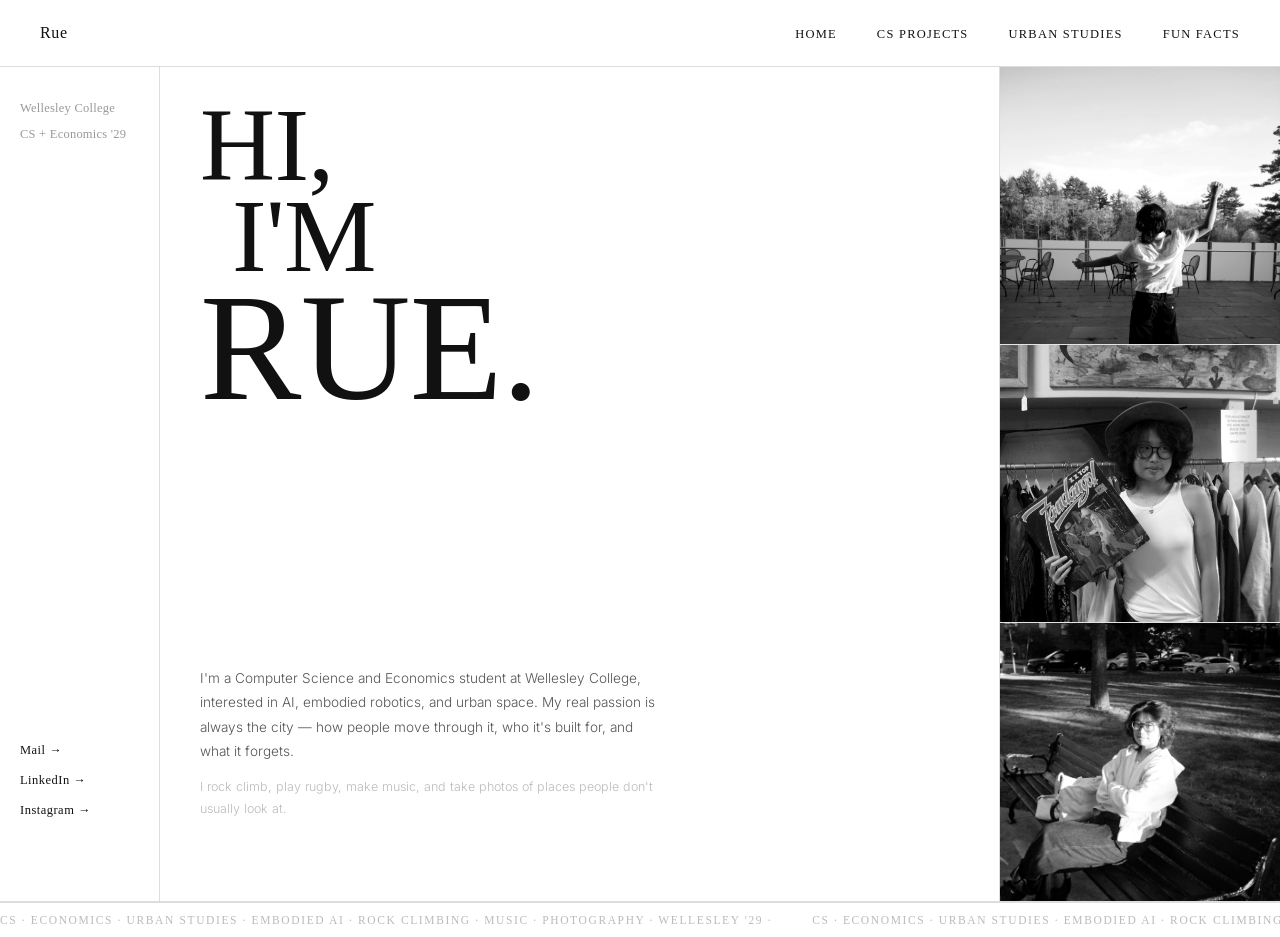
<file: index.html>
<!DOCTYPE html>
<html lang="en">
<head>
  <meta charset="UTF-8" />
  <meta name="viewport" content="width=device-width, initial-scale=1.0" />
  <title>Rue</title>
  <link rel="stylesheet" href="style.css" />
</head>
<body>

  <nav>
    <span class="nav-name">Rue</span>
    <ul>
      <li><a href="index.html">Home</a></li>
      <li><a href="cs-projects.html">CS Projects</a></li>
      <li><a href="urban-studies.html">Urban Studies</a></li>
      <li><a href="fun-facts.html">Fun Facts</a></li>
    </ul>
  </nav>

  <section class="hero-new">

    <!-- 左列：只放meta + 社交 -->
    <div class="hero-left">
      <div class="hero-meta">
        <span>Wellesley College</span>
        <span>CS + Economics '29</span>
      </div>
      <div class="hero-social">
        <a href="mailto:you@wellesley.edu">Mail →</a>
        <a href="https://linkedin.com/in/yourprofile" target="_blank">LinkedIn →</a>
        <a href="https://instagram.com/yourhandle" target="_blank">Instagram →</a>
      </div>
    </div>

    <!-- 중앙：大标题 + 简介 -->
    <div class="hero-center">
      <h1 class="big-name">
        <span class="line-hi">HI,</span>
        <span class="line-im">I'M</span>
        <span class="line-rue">RUE.</span>
      </h1>
      <div class="hero-bio">
        <p>
          I'm a Computer Science and Economics student at Wellesley College,
          interested in AI, embodied robotics, and urban space. My real passion
          is always the city — how people move through it, who it's built for,
          and what it forgets.
        </p>
        <p class="bio-sub">
          I rock climb, play rugby, make music, and take photos of
          places people don't usually look at.
        </p>
      </div>
    </div>

    <!-- 右列：两张照片叠放 -->
    <div class="hero-right">
      <img src="assets/outdoor.JPG" alt="Rue outdoor" class="hero-img top-img" />
      <img src="assets/profile.JPG" alt="Rue" class="hero-img bottom-img" />
       <img src="assets/bench.JPG" alt="Rue on bench" class="hero-img" />
    </div>

  </section>

  <div class="ticker-wrap">
    <div class="ticker">
      <span>CS · ECONOMICS · URBAN STUDIES · EMBODIED AI · ROCK CLIMBING · MUSIC · PHOTOGRAPHY · WELLESLEY '29 · </span>
      <span>CS · ECONOMICS · URBAN STUDIES · EMBODIED AI · ROCK CLIMBING · MUSIC · PHOTOGRAPHY · WELLESLEY '29 · </span>
    </div>
  </div>

</body>
</html>
</file>
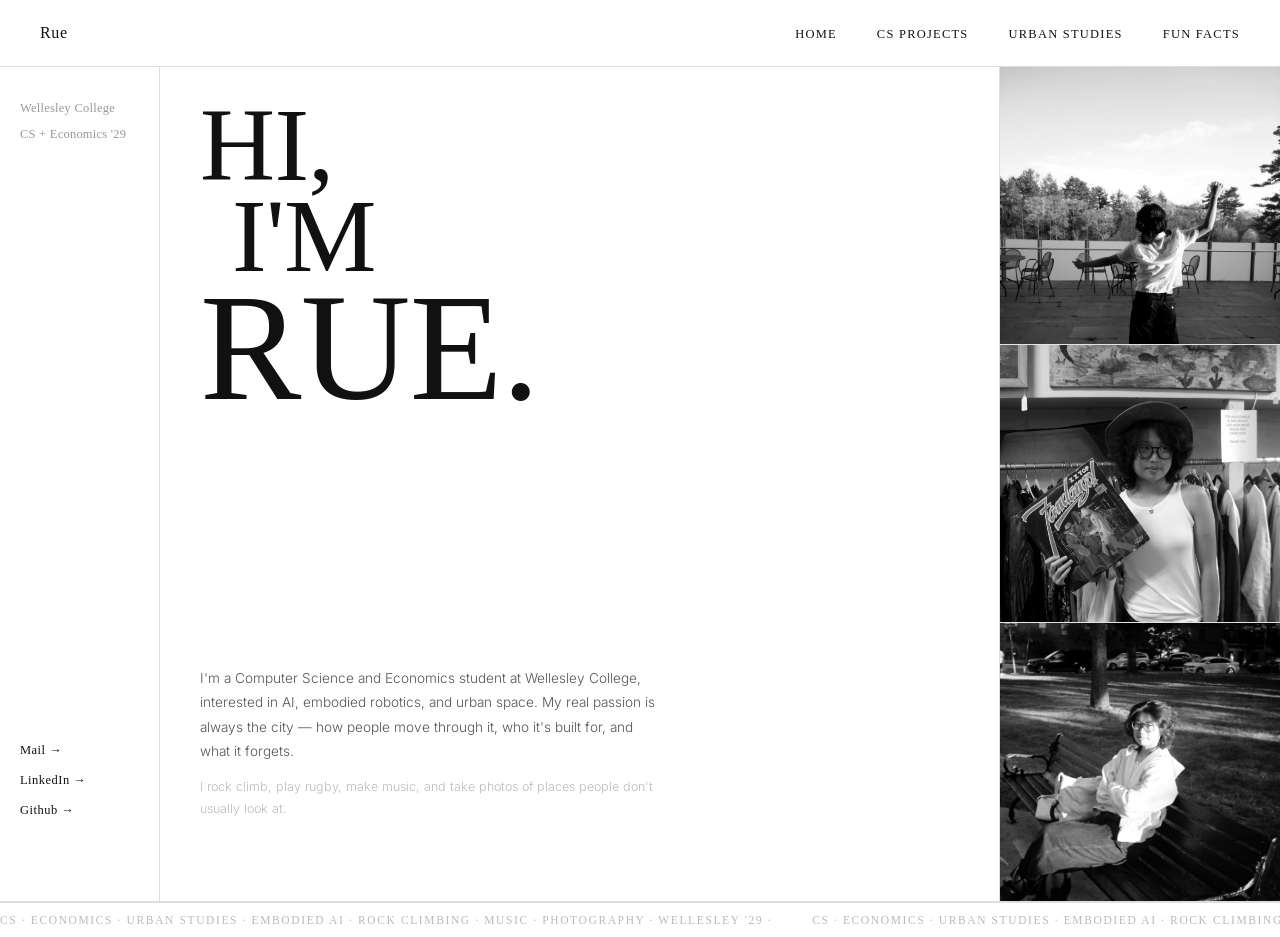
<file: website/index.html>
<!DOCTYPE html>
<html lang="en">
<head>
  <meta charset="UTF-8" />
  <meta name="viewport" content="width=device-width, initial-scale=1.0" />
  <title>Rue</title>
  <link rel="stylesheet" href="style.css" />
</head>
<body>

  <nav>
    <span class="nav-name">Rue</span>
    <ul>
      <li><a href="index.html">Home</a></li>
      <li><a href="cs-projects.html">CS Projects</a></li>
      <li><a href="urban-studies.html">Urban Studies</a></li>
      <li><a href="fun-facts.html">Fun Facts</a></li>
    </ul>
  </nav>

  <section class="hero-new">

    <!-- 左列：只放meta + 社交 -->
    <div class="hero-left">
      <div class="hero-meta">
        <span>Wellesley College</span>
        <span>CS + Economics '29</span>
      </div>
      <div class="hero-social">
        <a href="mailto:wh105@wellesley.edu">Mail →</a>
        <a href="https://www.linkedin.com/in/wanruhuang1" target="_blank">LinkedIn →</a>
        <a href="https://github.com/wanrue1222" target="_blank">Github →</a>
      </div>
    </div>

    <!-- 중앙：大标题 + 简介 -->
    <div class="hero-center">
      <h1 class="big-name">
        <span class="line-hi">HI,</span>
        <span class="line-im">I'M</span>
        <span class="line-rue">RUE.</span>
      </h1>
      <div class="hero-bio">
        <p>
          I'm a Computer Science and Economics student at Wellesley College,
          interested in AI, embodied robotics, and urban space. My real passion
          is always the city — how people move through it, who it's built for,
          and what it forgets.
        </p>
        <p class="bio-sub">
          I rock climb, play rugby, make music, and take photos of
          places people don't usually look at.
        </p>
      </div>
    </div>

    <!-- 右列：两张照片叠放 -->
    <div class="hero-right">
      <img src="assets/outdoor.JPG" alt="Rue outdoor" class="hero-img top-img" />
      <img src="assets/profile.JPG" alt="Rue" class="hero-img bottom-img" />
       <img src="assets/bench.JPG" alt="Rue on bench" class="hero-img" />
    </div>

  </section>

  <div class="ticker-wrap">
    <div class="ticker">
      <span>CS · ECONOMICS · URBAN STUDIES · EMBODIED AI · ROCK CLIMBING · MUSIC · PHOTOGRAPHY · WELLESLEY '29 · </span>
      <span>CS · ECONOMICS · URBAN STUDIES · EMBODIED AI · ROCK CLIMBING · MUSIC · PHOTOGRAPHY · WELLESLEY '29 · </span>
    </div>
  </div>

</body>
</html>
</file>
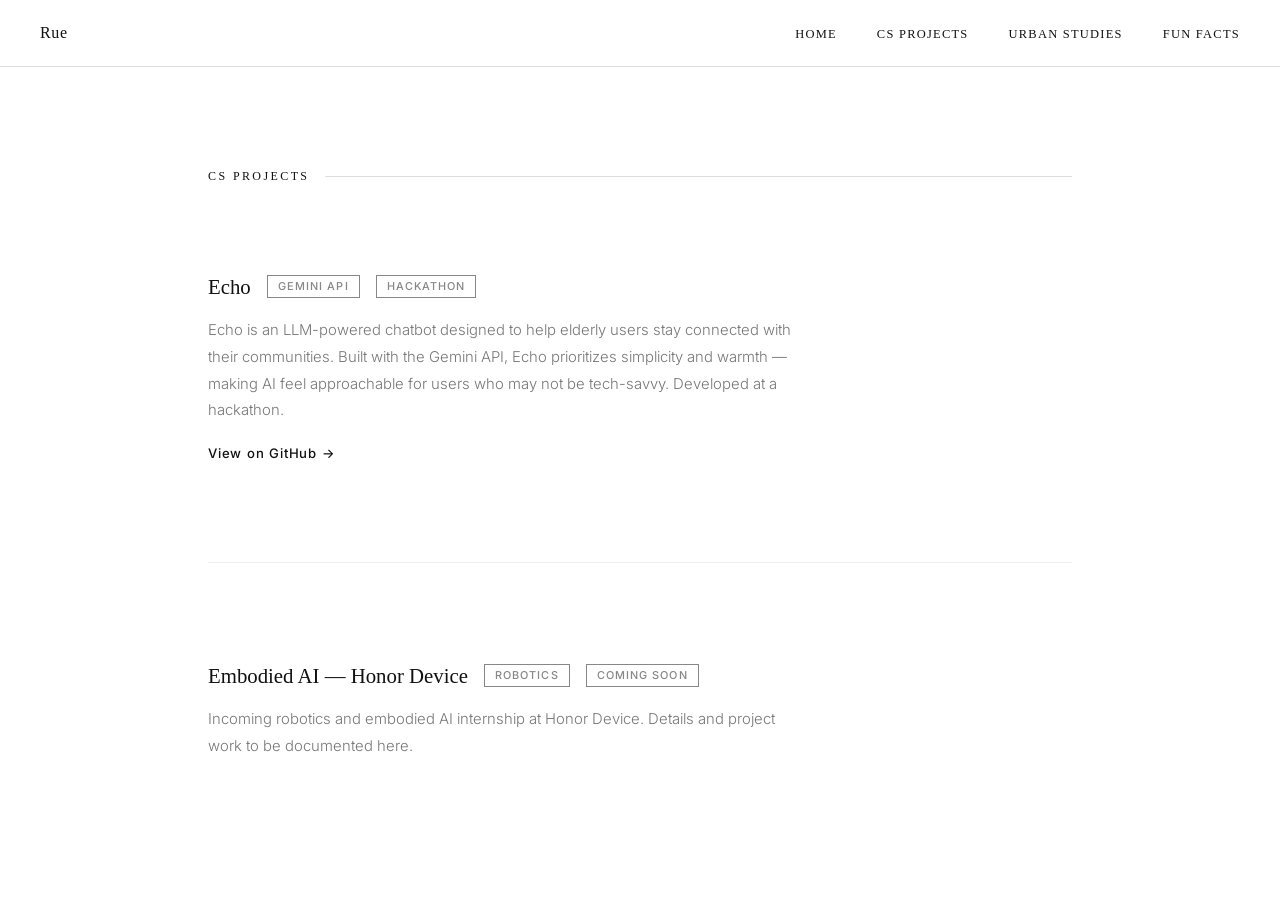
<file: cs-projects.html>
<!DOCTYPE html>
<html lang="en">
<head>
  <meta charset="UTF-8" />
  <meta name="viewport" content="width=device-width, initial-scale=1.0" />
  <title>CS Projects — Rue</title>
  <link rel="stylesheet" href="style.css" />
</head>
<body>

  <nav>
    <span class="nav-name">Rue</span>
    <ul>
      <li><a href="index.html">Home</a></li>
      <li><a href="cs-projects.html">CS Projects</a></li>
      <li><a href="urban-studies.html">Urban Studies</a></li>
      <li><a href="fun-facts.html">Fun Facts</a></li>
    </ul>
  </nav>

  <div class="page-wrapper">
    <h2 class="section-title">CS Projects</h2>

    <div class="project-card">
      <div class="project-header">
        <h3>Echo</h3>
        <span class="project-tag">Gemini API</span>
        <span class="project-tag">Hackathon</span>
      </div>
      <p class="project-desc">
        Echo is an LLM-powered chatbot designed to help elderly users
        stay connected with their communities. Built with the Gemini API,
        Echo prioritizes simplicity and warmth — making AI feel approachable
        for users who may not be tech-savvy. Developed at a hackathon.
      </p>
      <a href="https://github.com/wanrue1222/Echo" class="project-link" target="_blank">View on GitHub →</a>
    </div>

    <hr class="divider" />

    <div class="project-card">
      <div class="project-header">
        <h3>Embodied AI — Honor Device</h3>
        <span class="project-tag">Robotics</span>
        <span class="project-tag">Coming Soon</span>
      </div>
      <p class="project-desc">
        Incoming robotics and embodied AI internship at Honor Device.
        Details and project work to be documented here.
      </p>
    </div>

  </div>

</body>
</html>
</file>
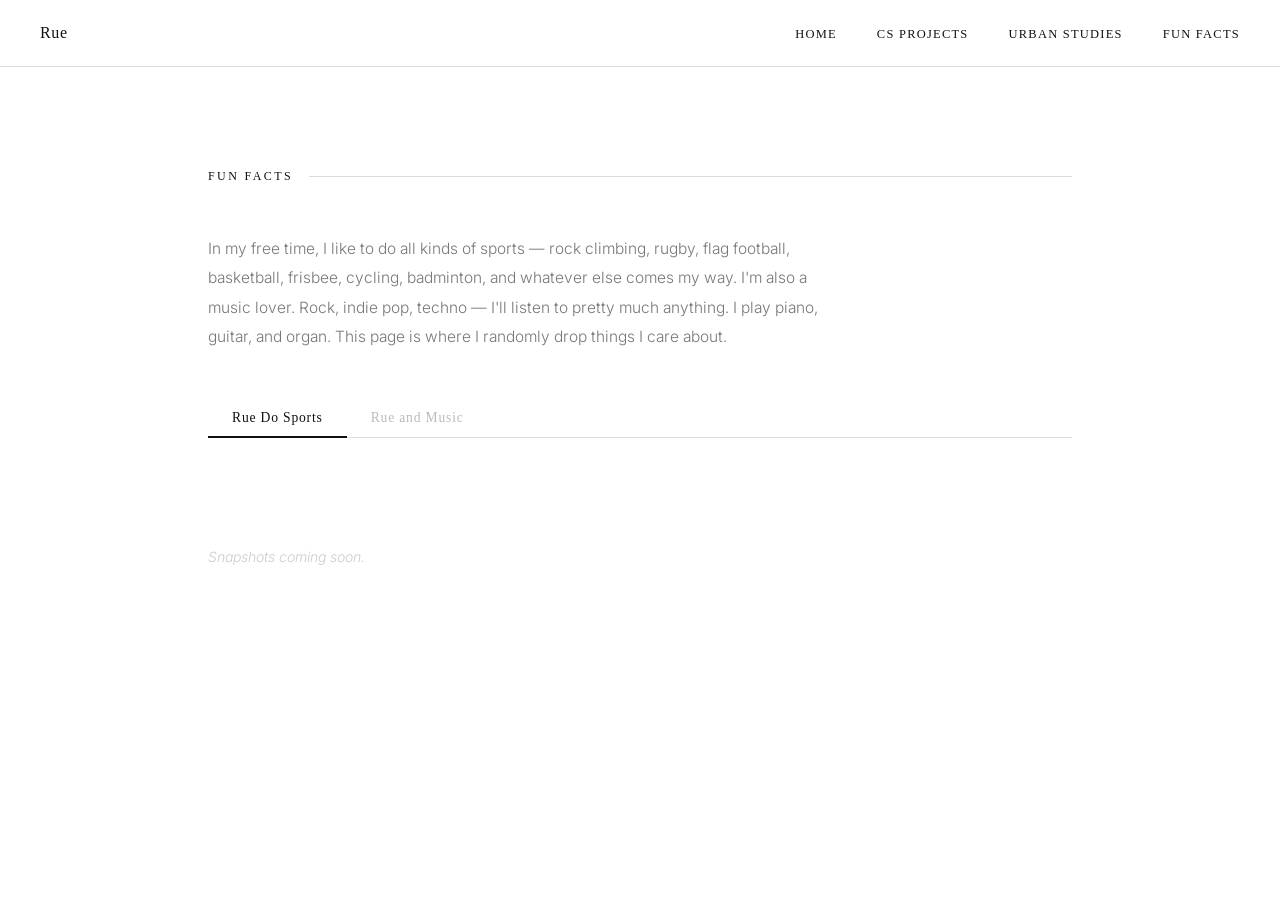
<file: fun-facts.html>
<!DOCTYPE html>
<html lang="en">
<head>
  <meta charset="UTF-8" />
  <meta name="viewport" content="width=device-width, initial-scale=1.0" />
  <title>Fun Facts — Rue</title>
  <link rel="stylesheet" href="style.css" />
</head>
<body>

  <nav>
    <span class="nav-name">Rue</span>
    <ul>
      <li><a href="index.html">Home</a></li>
      <li><a href="cs-projects.html">CS Projects</a></li>
      <li><a href="urban-studies.html">Urban Studies</a></li>
      <li><a href="fun-facts.html">Fun Facts</a></li>
    </ul>
  </nav>

  <div class="page-wrapper">
    <h2 class="section-title">Fun Facts</h2>

    <p class="fun-intro">
      In my free time, I like to do all kinds of sports — rock climbing, rugby,
      flag football, basketball, frisbee, cycling, badminton, and whatever else
      comes my way. I'm also a music lover. Rock, indie pop, techno — I'll listen
      to pretty much anything. I play piano, guitar, and organ. This page is where
      I randomly drop things I care about.
    </p>

    <!-- Tabs -->
    <div class="tab-bar">
      <button class="tab-btn active" onclick="switchTab('sports')">Rue Do Sports</button>
      <button class="tab-btn" onclick="switchTab('music')">Rue and Music</button>
    </div>

    <!-- Sports Tab -->
    <div id="tab-sports" class="tab-content active">
      <p class="coming-soon">Snapshots coming soon.</p>
    </div>

    <!-- Music Tab -->
    <div id="tab-music" class="tab-content">

      <!-- Playlist -->
      <div class="music-section">
        <h3 class="music-section-title">Rue's Playlist</h3>
        <p class="music-section-sub">An ever-growing list. In no particular order.</p>

        <div class="playlist">

          <!-- 加歌：复制下面一个 playlist-row，改 song/artist/genre -->
          <div class="playlist-row">
            <span class="pl-index">01</span>
            <div class="pl-info">
              <span class="pl-song">Song Title</span>
              <span class="pl-artist">Artist Name</span>
            </div>
            <span class="pl-genre">Indie Pop</span>
          </div>

          <div class="playlist-row">
            <span class="pl-index">02</span>
            <div class="pl-info">
              <span class="pl-song">Another Song</span>
              <span class="pl-artist">Artist Name</span>
            </div>
            <span class="pl-genre">Rock</span>
          </div>

          <div class="playlist-row">
            <span class="pl-index">03</span>
            <div class="pl-info">
              <span class="pl-song">Third Song</span>
              <span class="pl-artist">Artist Name</span>
            </div>
            <span class="pl-genre">Techno</span>
          </div>

        </div>
      </div>

      <hr class="divider" />

      <!-- Ruefork -->
      <div class="music-section">
        <h3 class="music-section-title">Ruefork</h3>
        <p class="music-section-sub">Albums I've been sitting with.</p>

        <div class="ruefork-grid">

          <!-- 加专辑：复制下面一个 album-card，改内容 -->
          <div class="album-card">
            <div class="album-cover placeholder-cover"></div>
            <div class="album-info">
              <span class="album-title">Album Title</span>
              <span class="album-artist">Artist</span>
              <span class="album-rating love">love</span>
            </div>
            <p class="album-review">Short review or feeling here. A sentence or two is enough.</p>
          </div>

          <div class="album-card">
            <div class="album-cover placeholder-cover"></div>
            <div class="album-info">
              <span class="album-title">Album Title</span>
              <span class="album-artist">Artist</span>
              <span class="album-rating okay">okay</span>
            </div>
            <p class="album-review">Short review here.</p>
          </div>

          <div class="album-card">
            <div class="album-cover placeholder-cover"></div>
            <div class="album-info">
              <span class="album-title">Album Title</span>
              <span class="album-artist">Artist</span>
              <span class="album-rating mid">mid</span>
            </div>
            <p class="album-review">Short review here.</p>
          </div>

          <div class="album-card">
            <div class="album-cover placeholder-cover"></div>
            <div class="album-info">
              <span class="album-title">Album Title</span>
              <span class="album-artist">Artist</span>
              <span class="album-rating ugh">ugh</span>
            </div>
            <p class="album-review">Short review here.</p>
          </div>

        </div>
      </div>

      <hr class="divider" />

      <!-- Instruments -->
      <div class="music-section">
        <h3 class="music-section-title">Musical Instruments Practice</h3>
        <p class="music-section-sub">Piano · Guitar · Organ</p>

        <div class="practice-log">

          <!-- 加记录：复制下面一个 practice-entry，改内容 -->
          <div class="practice-entry">
            <span class="practice-date">May 2025</span>
            <div class="practice-body">
              <span class="practice-instrument">Piano</span>
              <p class="practice-note">Write what you practiced, a piece you're learning, or just how it felt.</p>
            </div>
          </div>

          <div class="practice-entry">
            <span class="practice-date">Apr 2025</span>
            <div class="practice-body">
              <span class="practice-instrument">Guitar</span>
              <p class="practice-note">Practice note here.</p>
            </div>
          </div>

        </div>
      </div>

    </div>
  </div>

  <script>
    function switchTab(tab) {
      document.querySelectorAll('.tab-content').forEach(el => el.classList.remove('active'));
      document.querySelectorAll('.tab-btn').forEach(el => el.classList.remove('active'));
      document.getElementById('tab-' + tab).classList.add('active');
      event.target.classList.add('active');
    }
  </script>

</body>
</html>
</file>
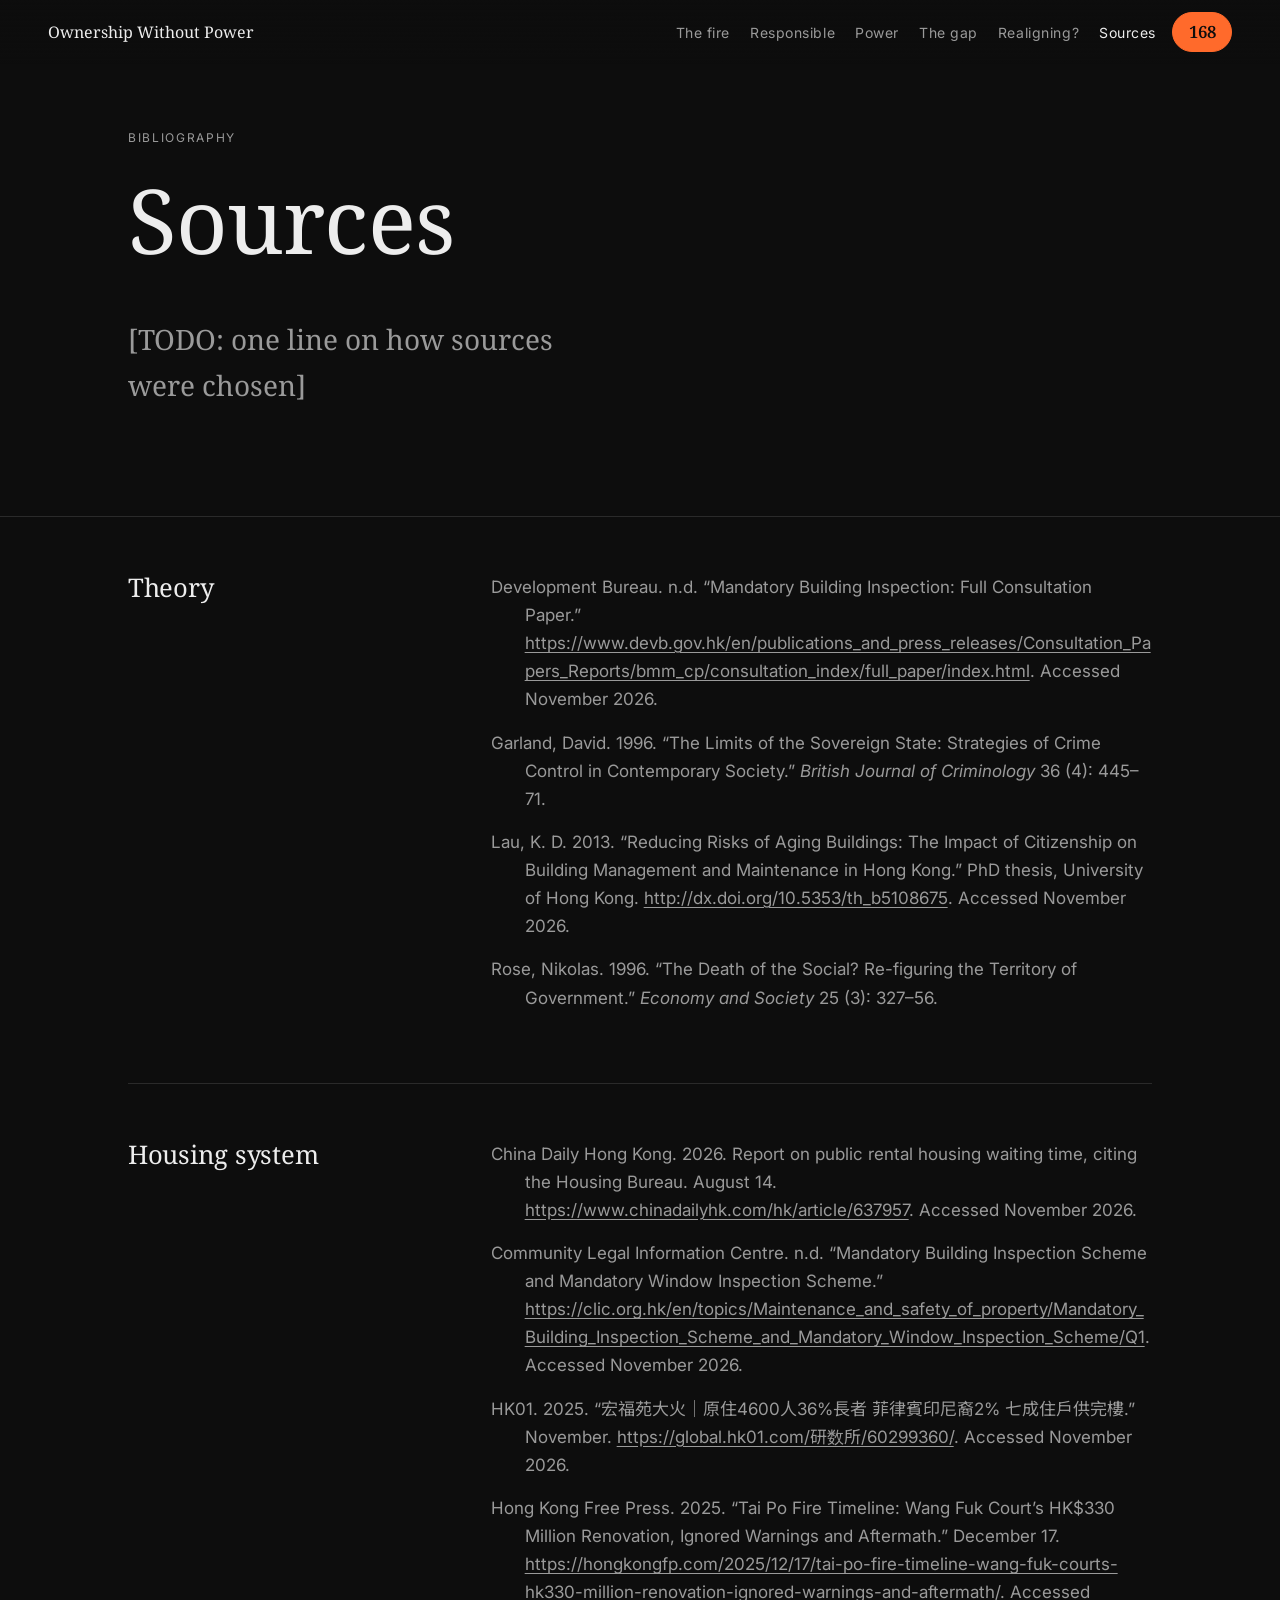
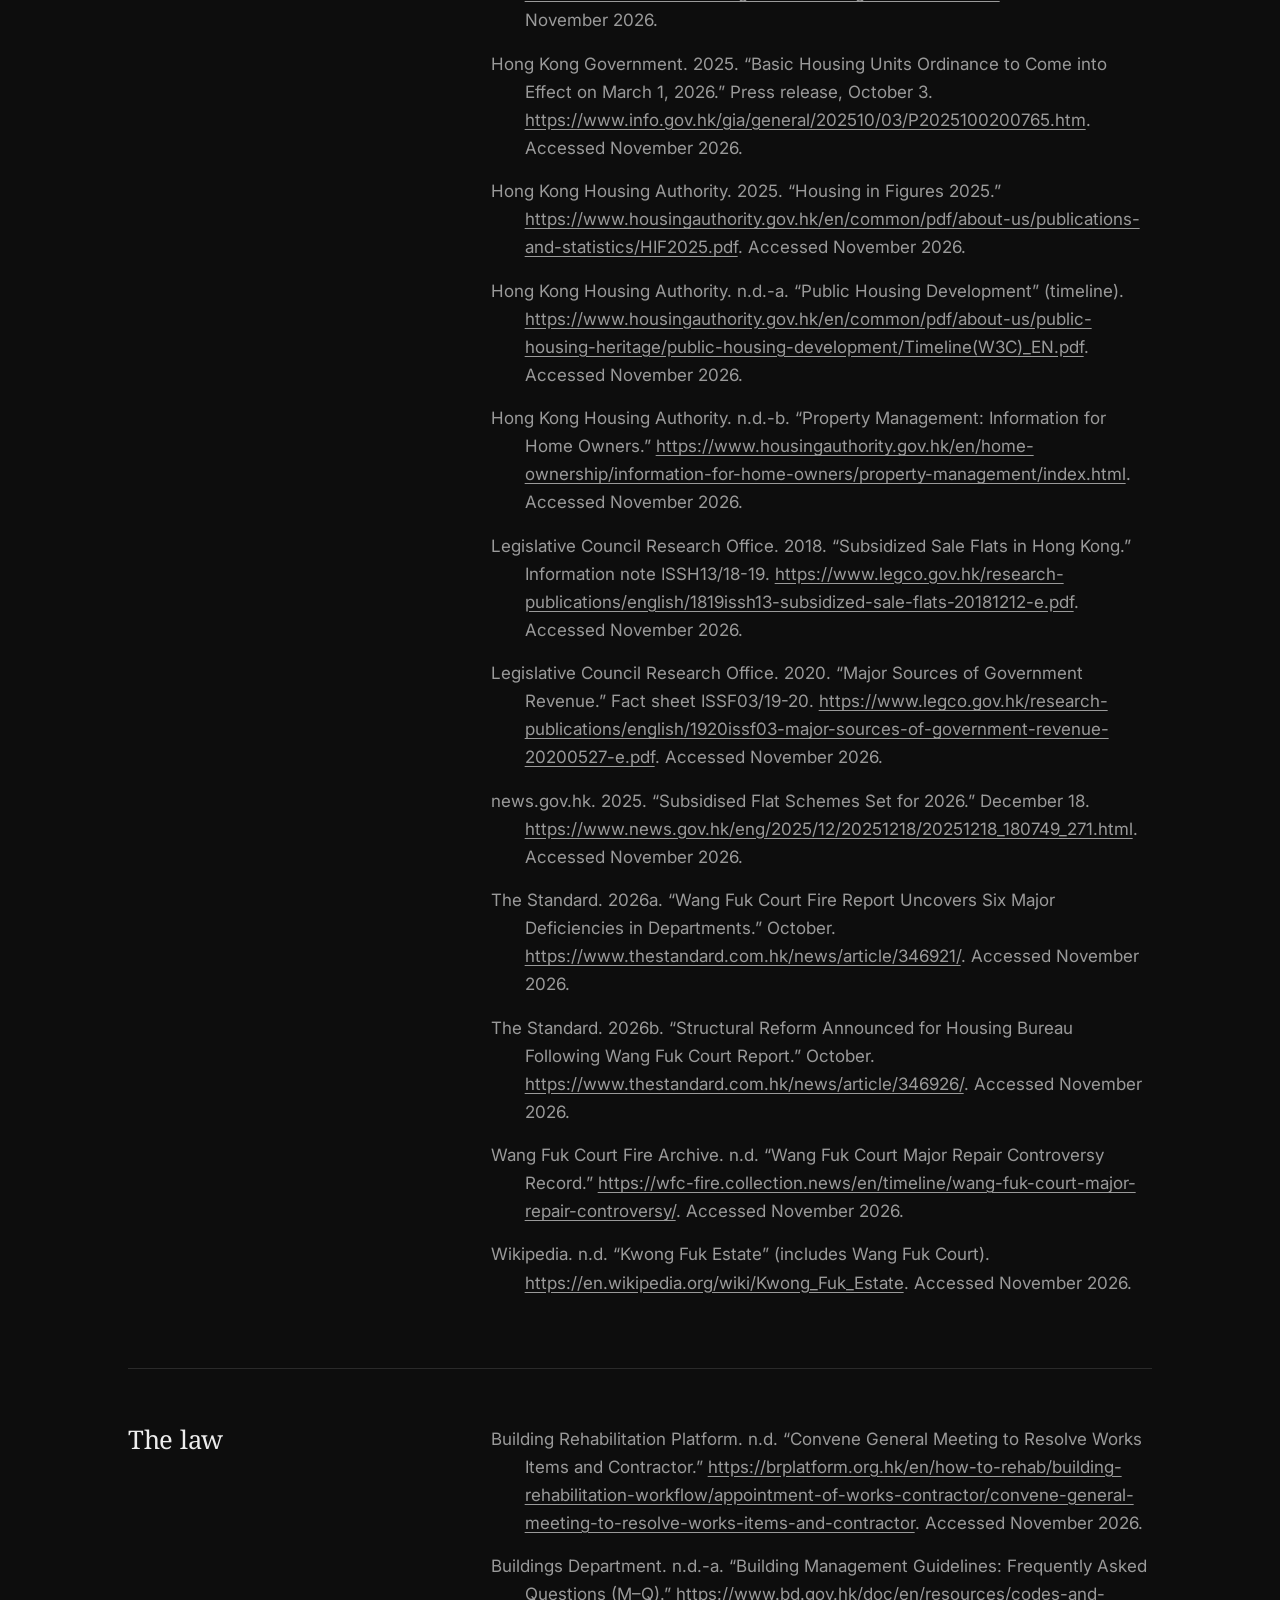
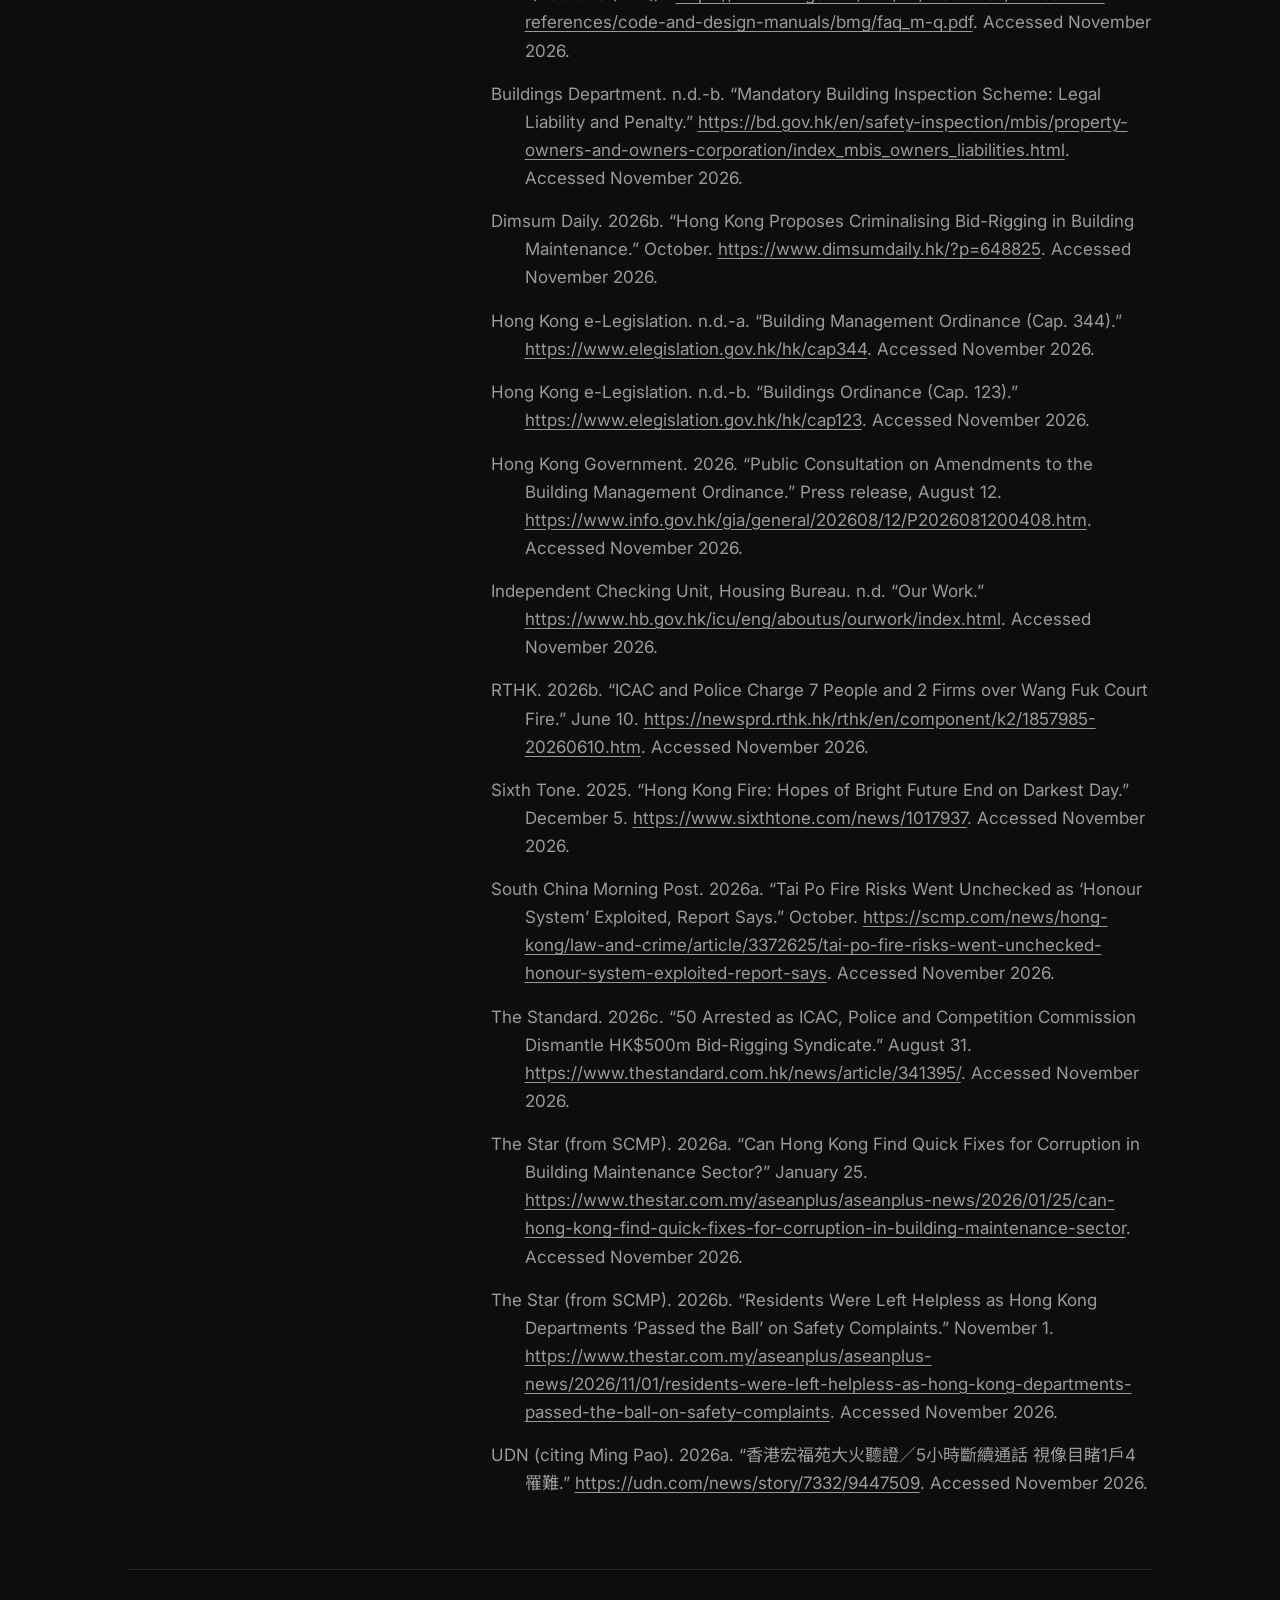
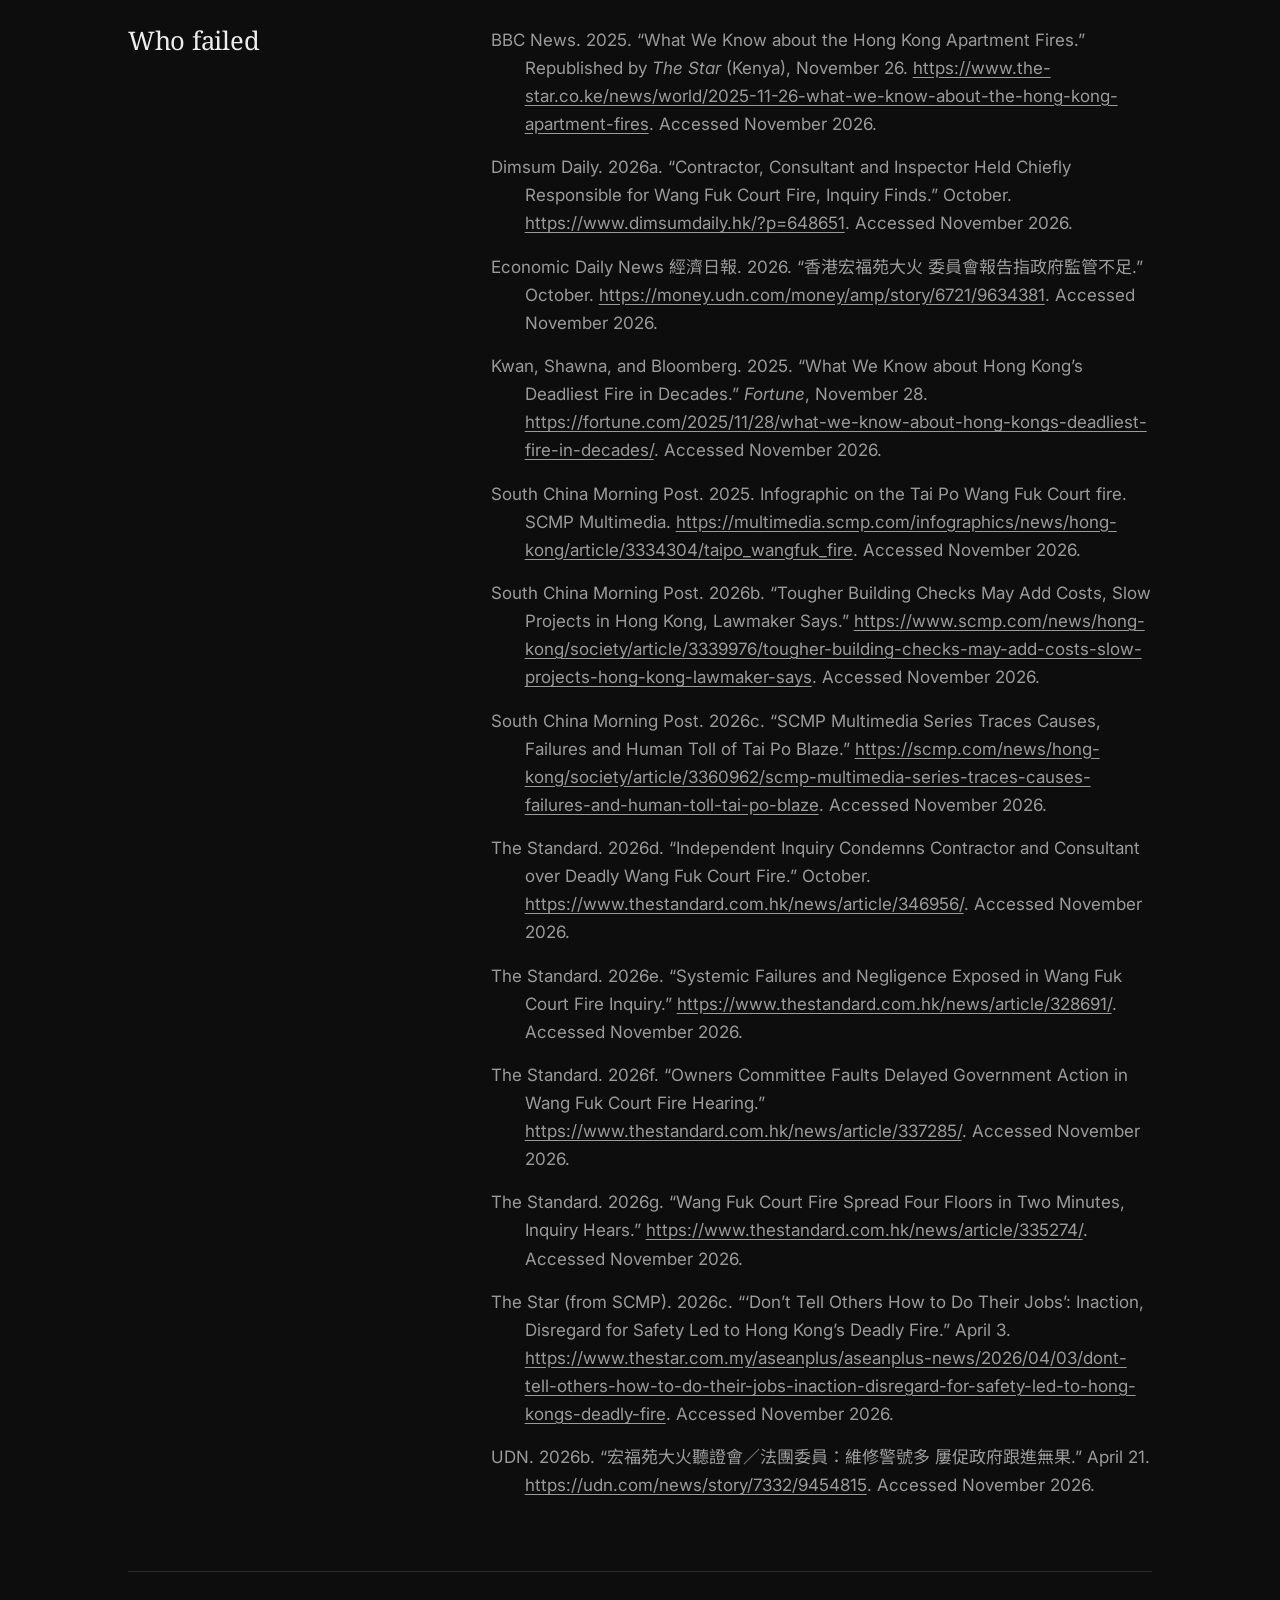
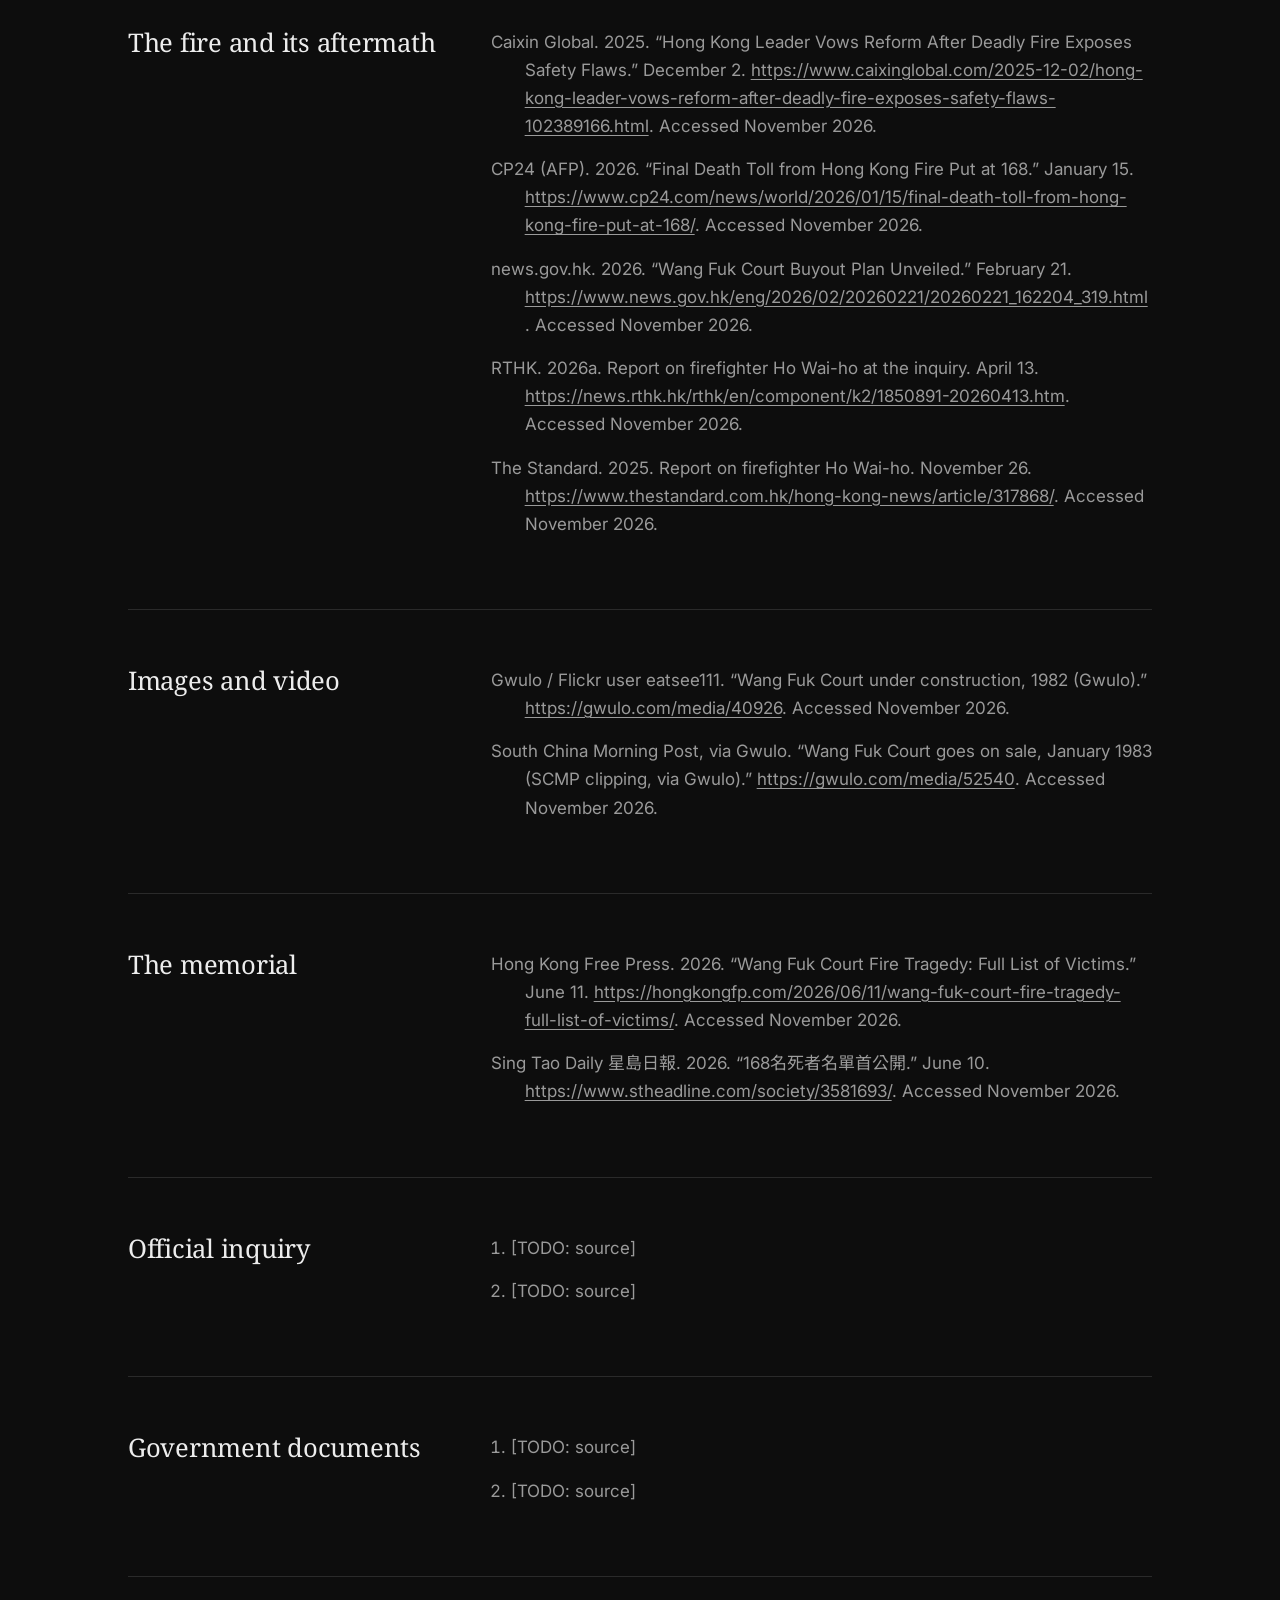
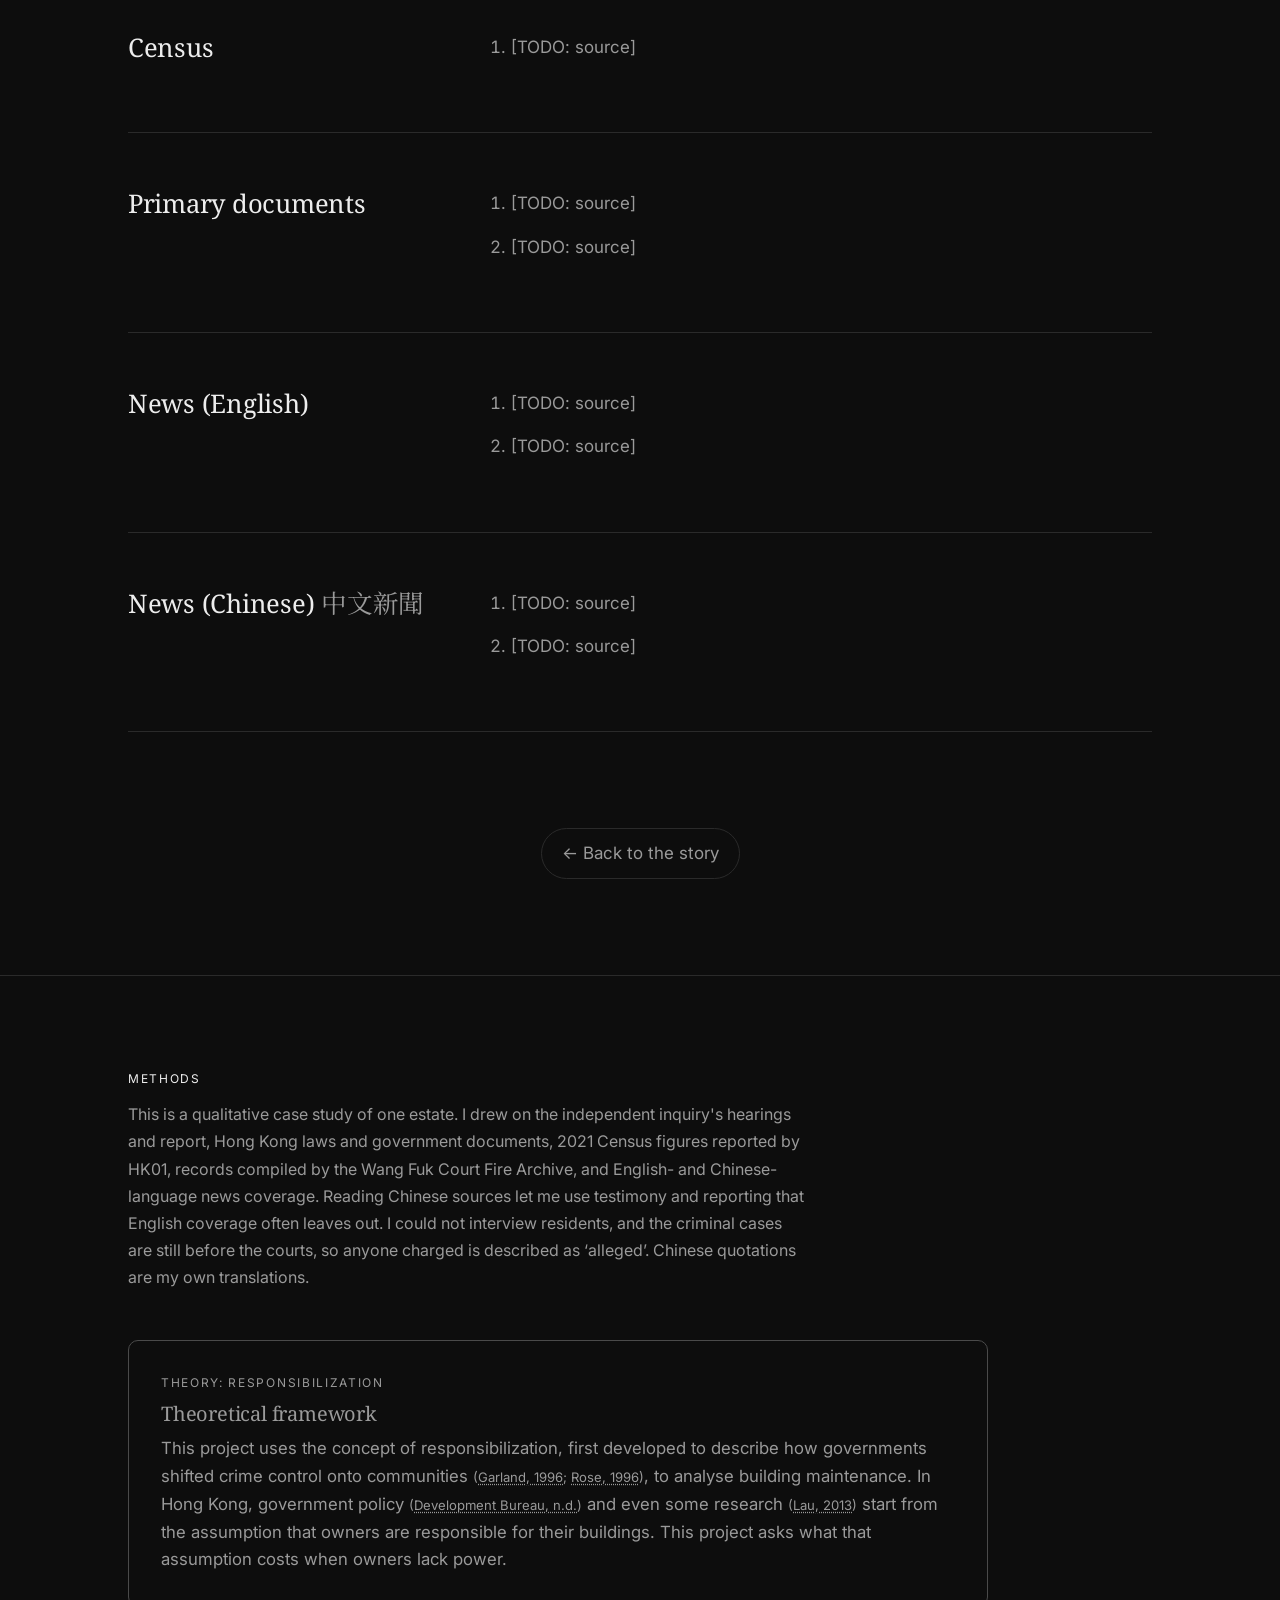
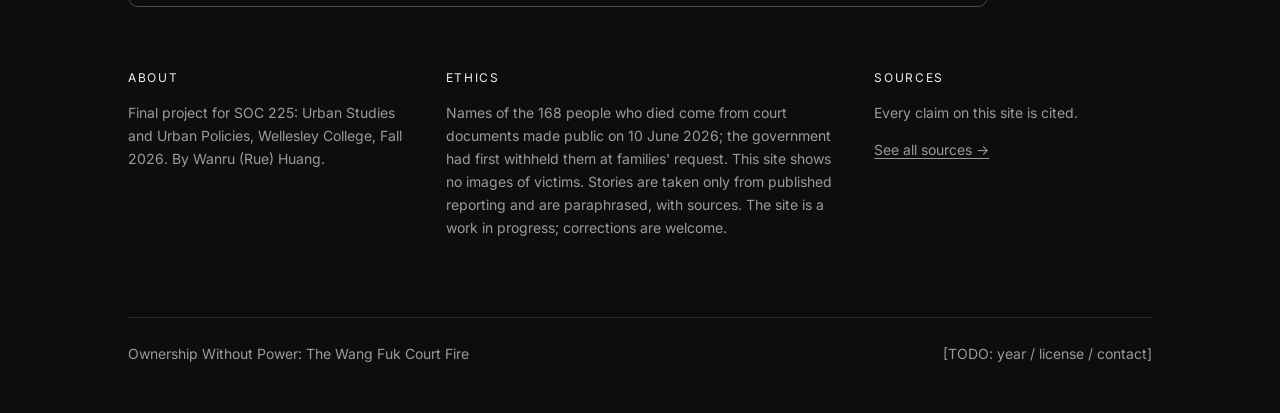
<file: wang-fuk-court/sources.html>
<!doctype html>
<html lang="en">
<head>
  <meta charset="utf-8">
  <meta name="viewport" content="width=device-width, initial-scale=1">
  <title>Sources · Ownership Without Power</title>
  <meta name="description" content="Sources for Ownership Without Power: The Wang Fuk Court Fire">
  <script>document.documentElement.classList.add('js');</script>

  <link rel="preconnect" href="https://fonts.googleapis.com">
  <link rel="preconnect" href="https://fonts.gstatic.com" crossorigin>
  <link href="https://fonts.googleapis.com/css2?family=Inter:wght@400;500;600&family=Noto+Sans+TC:wght@400;500&family=Noto+Serif:ital,wght@0,400;0,600;1,400&family=Noto+Serif+TC:wght@400;600&display=swap" rel="stylesheet">
  <link rel="stylesheet" href="css/style.css">
</head>

<body data-root="" data-page="sources">
  <a class="skip-link" href="#main">Skip to content</a>
  <div id="site-header"></div>

  <main id="main">
    <section class="page-hero" aria-labelledby="page-title" style="min-height: 50vh;">
      <div class="container">
        <span class="eyebrow">Bibliography</span>
        <h1 id="page-title">Sources</h1>
        <p class="takeaway-line">[TODO: one line on how sources were chosen]</p>
      </div>
    </section>

    <!-- One .source-group per category. Copy an <li> to add a source.
         Suggested format: Author/Org. (Year). <a href="URL">Title</a>. Publisher. Accessed date. -->
    <div class="container">
      <!-- THEORY (TheoryCards on index.html + the footer's Theoretical framework)
           TODO: verify Rose 1996 page numbers and the year/issuing bureau of the DEVB consultation paper (likely 2003–04) -->
      <section class="source-group" aria-labelledby="src-theory">
        <h2 id="src-theory">Theory</h2>
        <ul class="source-list source-list--chicago">
          <li id="devb-mbi">Development Bureau. n.d. “Mandatory Building Inspection: Full Consultation Paper.” <a href="https://www.devb.gov.hk/en/publications_and_press_releases/Consultation_Papers_Reports/bmm_cp/consultation_index/full_paper/index.html" target="_blank" rel="noopener">https://www.devb.gov.hk/en/publications_and_press_releases/Consultation_Papers_Reports/bmm_cp/consultation_index/full_paper/index.html</a>. Accessed November 2026.</li>
          <li id="garland-1996">Garland, David. 1996. “The Limits of the Sovereign State: Strategies of Crime Control in Contemporary Society.” <em>British Journal of Criminology</em> 36 (4): 445–71.</li>
          <li id="lau-2013">Lau, K. D. 2013. “Reducing Risks of Aging Buildings: The Impact of Citizenship on Building Management and Maintenance in Hong Kong.” PhD thesis, University of Hong Kong. <a href="http://dx.doi.org/10.5353/th_b5108675" target="_blank" rel="noopener">http://dx.doi.org/10.5353/th_b5108675</a>. Accessed November 2026.</li>
          <li id="rose-1996">Rose, Nikolas. 1996. “The Death of the Social? Re-figuring the Territory of Government.” <em>Economy and Society</em> 25 (3): 327–56.</li>
        </ul>
      </section>

      <!-- HOUSING SYSTEM
           Chicago author-date, alphabetical by author.
           Each <li id="..."> is the target of in-text links like sources.html#ha-2025-figures.
           The short in-text labels for these ids live in js/citations.js. -->
      <section class="source-group" aria-labelledby="src-housing">
        <h2 id="src-housing">Housing system</h2>
        <ul class="source-list source-list--chicago">
          <li id="chinadaily-2026-wait">China Daily Hong Kong. 2026. Report on public rental housing waiting time, citing the Housing Bureau. August 14. <a href="https://www.chinadailyhk.com/hk/article/637957" target="_blank" rel="noopener">https://www.chinadailyhk.com/hk/article/637957</a>. Accessed November 2026.</li>
          <li id="clic-mbis">Community Legal Information Centre. n.d. “Mandatory Building Inspection Scheme and Mandatory Window Inspection Scheme.” <a href="https://clic.org.hk/en/topics/Maintenance_and_safety_of_property/Mandatory_Building_Inspection_Scheme_and_Mandatory_Window_Inspection_Scheme/Q1" target="_blank" rel="noopener">https://clic.org.hk/en/topics/Maintenance_and_safety_of_property/Mandatory_Building_Inspection_Scheme_and_Mandatory_Window_Inspection_Scheme/Q1</a>. Accessed November 2026.</li>
          <li id="hk01-2025-census">HK01. 2025. <span lang="zh-Hant">“宏福苑大火｜原住4600人36%長者 菲律賓印尼裔2% 七成住戶供完樓.”</span> November. <a href="https://global.hk01.com/研数所/60299360/" target="_blank" rel="noopener">https://global.hk01.com/研数所/60299360/</a>. Accessed November 2026.</li>
          <li id="hkfp-2025-timeline">Hong Kong Free Press. 2025. “Tai Po Fire Timeline: Wang Fuk Court’s HK$330 Million Renovation, Ignored Warnings and Aftermath.” December 17. <a href="https://hongkongfp.com/2025/12/17/tai-po-fire-timeline-wang-fuk-courts-hk330-million-renovation-ignored-warnings-and-aftermath/" target="_blank" rel="noopener">https://hongkongfp.com/2025/12/17/tai-po-fire-timeline-wang-fuk-courts-hk330-million-renovation-ignored-warnings-and-aftermath/</a>. Accessed November 2026.</li>
          <li id="hkgov-2025-bhu">Hong Kong Government. 2025. “Basic Housing Units Ordinance to Come into Effect on March 1, 2026.” Press release, October 3. <a href="https://www.info.gov.hk/gia/general/202510/03/P2025100200765.htm" target="_blank" rel="noopener">https://www.info.gov.hk/gia/general/202510/03/P2025100200765.htm</a>. Accessed November 2026.</li>
          <li id="ha-2025-figures">Hong Kong Housing Authority. 2025. “Housing in Figures 2025.” <a href="https://www.housingauthority.gov.hk/en/common/pdf/about-us/publications-and-statistics/HIF2025.pdf" target="_blank" rel="noopener">https://www.housingauthority.gov.hk/en/common/pdf/about-us/publications-and-statistics/HIF2025.pdf</a>. Accessed November 2026.</li>
          <li id="ha-timeline">Hong Kong Housing Authority. n.d.-a. “Public Housing Development” (timeline). <a href="https://www.housingauthority.gov.hk/en/common/pdf/about-us/public-housing-heritage/public-housing-development/Timeline(W3C)_EN.pdf" target="_blank" rel="noopener">https://www.housingauthority.gov.hk/en/common/pdf/about-us/public-housing-heritage/public-housing-development/Timeline(W3C)_EN.pdf</a>. Accessed November 2026.</li>
          <li id="ha-property-mgmt">Hong Kong Housing Authority. n.d.-b. “Property Management: Information for Home Owners.” <a href="https://www.housingauthority.gov.hk/en/home-ownership/information-for-home-owners/property-management/index.html" target="_blank" rel="noopener">https://www.housingauthority.gov.hk/en/home-ownership/information-for-home-owners/property-management/index.html</a>. Accessed November 2026.</li>
          <li id="legco-2018-ssf">Legislative Council Research Office. 2018. “Subsidized Sale Flats in Hong Kong.” Information note ISSH13/18-19. <a href="https://www.legco.gov.hk/research-publications/english/1819issh13-subsidized-sale-flats-20181212-e.pdf" target="_blank" rel="noopener">https://www.legco.gov.hk/research-publications/english/1819issh13-subsidized-sale-flats-20181212-e.pdf</a>. Accessed November 2026.</li>
          <li id="legco-2020-revenue">Legislative Council Research Office. 2020. “Major Sources of Government Revenue.” Fact sheet ISSF03/19-20. <a href="https://www.legco.gov.hk/research-publications/english/1920issf03-major-sources-of-government-revenue-20200527-e.pdf" target="_blank" rel="noopener">https://www.legco.gov.hk/research-publications/english/1920issf03-major-sources-of-government-revenue-20200527-e.pdf</a>. Accessed November 2026.</li>
          <li id="newsgov-2025-hos">news.gov.hk. 2025. “Subsidised Flat Schemes Set for 2026.” December 18. <a href="https://www.news.gov.hk/eng/2025/12/20251218/20251218_180749_271.html" target="_blank" rel="noopener">https://www.news.gov.hk/eng/2025/12/20251218/20251218_180749_271.html</a>. Accessed November 2026.</li>
          <li id="standard-2026-deficiencies">The Standard. 2026a. “Wang Fuk Court Fire Report Uncovers Six Major Deficiencies in Departments.” October. <a href="https://www.thestandard.com.hk/news/article/346921/" target="_blank" rel="noopener">https://www.thestandard.com.hk/news/article/346921/</a>. Accessed November 2026.</li>
          <li id="standard-2026-reform">The Standard. 2026b. “Structural Reform Announced for Housing Bureau Following Wang Fuk Court Report.” October. <a href="https://www.thestandard.com.hk/news/article/346926/" target="_blank" rel="noopener">https://www.thestandard.com.hk/news/article/346926/</a>. Accessed November 2026.</li>
          <li id="wfc-archive">Wang Fuk Court Fire Archive. n.d. “Wang Fuk Court Major Repair Controversy Record.” <a href="https://wfc-fire.collection.news/en/timeline/wang-fuk-court-major-repair-controversy/" target="_blank" rel="noopener">https://wfc-fire.collection.news/en/timeline/wang-fuk-court-major-repair-controversy/</a>. Accessed November 2026.</li>
          <li id="wiki-kwongfuk">Wikipedia. n.d. “Kwong Fuk Estate” (includes Wang Fuk Court). <a href="https://en.wikipedia.org/wiki/Kwong_Fuk_Estate" target="_blank" rel="noopener">https://en.wikipedia.org/wiki/Kwong_Fuk_Estate</a>. Accessed November 2026.</li>
        </ul>
      </section>

      <!-- THE LAW
           Chicago author-date, alphabetical by author. Same author + same year → a, b, c.
           Letters are unique across the whole site (e.g. The Standard 2026a/b are under Housing, 2026c here). -->
      <section class="source-group" aria-labelledby="src-law">
        <h2 id="src-law">The law</h2>
        <ul class="source-list source-list--chicago">
          <li id="brp-meeting">Building Rehabilitation Platform. n.d. “Convene General Meeting to Resolve Works Items and Contractor.” <a href="https://brplatform.org.hk/en/how-to-rehab/building-rehabilitation-workflow/appointment-of-works-contractor/convene-general-meeting-to-resolve-works-items-and-contractor" target="_blank" rel="noopener">https://brplatform.org.hk/en/how-to-rehab/building-rehabilitation-workflow/appointment-of-works-contractor/convene-general-meeting-to-resolve-works-items-and-contractor</a>. Accessed November 2026.</li>
          <li id="bd-bm-faq">Buildings Department. n.d.-a. “Building Management Guidelines: Frequently Asked Questions (M–Q).” <a href="https://www.bd.gov.hk/doc/en/resources/codes-and-references/code-and-design-manuals/bmg/faq_m-q.pdf" target="_blank" rel="noopener">https://www.bd.gov.hk/doc/en/resources/codes-and-references/code-and-design-manuals/bmg/faq_m-q.pdf</a>. Accessed November 2026.</li>
          <li id="bd-mbis-penalty">Buildings Department. n.d.-b. “Mandatory Building Inspection Scheme: Legal Liability and Penalty.” <a href="https://bd.gov.hk/en/safety-inspection/mbis/property-owners-and-owners-corporation/index_mbis_owners_liabilities.html" target="_blank" rel="noopener">https://bd.gov.hk/en/safety-inspection/mbis/property-owners-and-owners-corporation/index_mbis_owners_liabilities.html</a>. Accessed November 2026.</li>
          <li id="dimsum-2026-criminalise">Dimsum Daily. 2026b. “Hong Kong Proposes Criminalising Bid-Rigging in Building Maintenance.” October. <a href="https://www.dimsumdaily.hk/?p=648825" target="_blank" rel="noopener">https://www.dimsumdaily.hk/?p=648825</a>. Accessed November 2026.</li>
          <li id="cap344">Hong Kong e-Legislation. n.d.-a. “Building Management Ordinance (Cap. 344).” <a href="https://www.elegislation.gov.hk/hk/cap344" target="_blank" rel="noopener">https://www.elegislation.gov.hk/hk/cap344</a>. Accessed November 2026.</li>
          <li id="cap123">Hong Kong e-Legislation. n.d.-b. “Buildings Ordinance (Cap. 123).” <a href="https://www.elegislation.gov.hk/hk/cap123" target="_blank" rel="noopener">https://www.elegislation.gov.hk/hk/cap123</a>. Accessed November 2026.</li>
          <li id="hkgov-2026-bmo">Hong Kong Government. 2026. “Public Consultation on Amendments to the Building Management Ordinance.” Press release, August 12. <a href="https://www.info.gov.hk/gia/general/202608/12/P2026081200408.htm" target="_blank" rel="noopener">https://www.info.gov.hk/gia/general/202608/12/P2026081200408.htm</a>. Accessed November 2026.</li>
          <li id="icu-ourwork">Independent Checking Unit, Housing Bureau. n.d. “Our Work.” <a href="https://www.hb.gov.hk/icu/eng/aboutus/ourwork/index.html" target="_blank" rel="noopener">https://www.hb.gov.hk/icu/eng/aboutus/ourwork/index.html</a>. Accessed November 2026.</li>
          <li id="rthk-2026-charges">RTHK. 2026b. “ICAC and Police Charge 7 People and 2 Firms over Wang Fuk Court Fire.” June 10. <a href="https://newsprd.rthk.hk/rthk/en/component/k2/1857985-20260610.htm" target="_blank" rel="noopener">https://newsprd.rthk.hk/rthk/en/component/k2/1857985-20260610.htm</a>. Accessed November 2026.</li>
          <li id="sixthtone-2025">Sixth Tone. 2025. “Hong Kong Fire: Hopes of Bright Future End on Darkest Day.” December 5. <a href="https://www.sixthtone.com/news/1017937" target="_blank" rel="noopener">https://www.sixthtone.com/news/1017937</a>. Accessed November 2026.</li>
          <li id="scmp-2026-honour">South China Morning Post. 2026a. “Tai Po Fire Risks Went Unchecked as ‘Honour System’ Exploited, Report Says.” October. <a href="https://scmp.com/news/hong-kong/law-and-crime/article/3372625/tai-po-fire-risks-went-unchecked-honour-system-exploited-report-says" target="_blank" rel="noopener">https://scmp.com/news/hong-kong/law-and-crime/article/3372625/tai-po-fire-risks-went-unchecked-honour-system-exploited-report-says</a>. Accessed November 2026.</li>
          <li id="standard-2026-50arrested">The Standard. 2026c. “50 Arrested as ICAC, Police and Competition Commission Dismantle HK$500m Bid-Rigging Syndicate.” August 31. <a href="https://www.thestandard.com.hk/news/article/341395/" target="_blank" rel="noopener">https://www.thestandard.com.hk/news/article/341395/</a>. Accessed November 2026.</li>
          <li id="star-2026-bidrig">The Star (from SCMP). 2026a. “Can Hong Kong Find Quick Fixes for Corruption in Building Maintenance Sector?” January 25. <a href="https://www.thestar.com.my/aseanplus/aseanplus-news/2026/01/25/can-hong-kong-find-quick-fixes-for-corruption-in-building-maintenance-sector" target="_blank" rel="noopener">https://www.thestar.com.my/aseanplus/aseanplus-news/2026/01/25/can-hong-kong-find-quick-fixes-for-corruption-in-building-maintenance-sector</a>. Accessed November 2026.</li>
          <li id="star-2026-passball">The Star (from SCMP). 2026b. “Residents Were Left Helpless as Hong Kong Departments ‘Passed the Ball’ on Safety Complaints.” November 1. <a href="https://www.thestar.com.my/aseanplus/aseanplus-news/2026/11/01/residents-were-left-helpless-as-hong-kong-departments-passed-the-ball-on-safety-complaints" target="_blank" rel="noopener">https://www.thestar.com.my/aseanplus/aseanplus-news/2026/11/01/residents-were-left-helpless-as-hong-kong-departments-passed-the-ball-on-safety-complaints</a>. Accessed November 2026.</li>
          <li id="udn-2026-li">UDN (citing Ming Pao). 2026a. <span lang="zh-Hant">“香港宏福苑大火聽證／5小時斷續通話 視像目睹1戶4罹難.”</span> <a href="https://udn.com/news/story/7332/9447509" target="_blank" rel="noopener">https://udn.com/news/story/7332/9447509</a>. Accessed November 2026.</li>
        </ul>
      </section>

      <!-- WHO FAILED (index.html #power cross-section and #gap chain)
           Chicago author-date, alphabetical. Sources this section reuses from
           other groups (ICU, Buildings Department, The Standard 2026a/b,
           The Star 2026b, RTHK, HKFP, Wikipedia, e-Legislation) stay in those groups. -->
      <section class="source-group" aria-labelledby="src-who-failed">
        <h2 id="src-who-failed">Who failed</h2>
        <ul class="source-list source-list--chicago">
          <li id="bbc-2025-whatweknow">BBC News. 2025. “What We Know about the Hong Kong Apartment Fires.” Republished by <em>The Star</em> (Kenya), November 26. <a href="https://www.the-star.co.ke/news/world/2025-11-26-what-we-know-about-the-hong-kong-apartment-fires" target="_blank" rel="noopener">https://www.the-star.co.ke/news/world/2025-11-26-what-we-know-about-the-hong-kong-apartment-fires</a>. Accessed November 2026.</li>
          <li id="dimsum-2026-chief">Dimsum Daily. 2026a. “Contractor, Consultant and Inspector Held Chiefly Responsible for Wang Fuk Court Fire, Inquiry Finds.” October. <a href="https://www.dimsumdaily.hk/?p=648651" target="_blank" rel="noopener">https://www.dimsumdaily.hk/?p=648651</a>. Accessed November 2026.</li>
          <li id="edn-2026-report">Economic Daily News <span lang="zh-Hant">經濟日報</span>. 2026. <span lang="zh-Hant">“香港宏福苑大火 委員會報告指政府監管不足.”</span> October. <a href="https://money.udn.com/money/amp/story/6721/9634381" target="_blank" rel="noopener">https://money.udn.com/money/amp/story/6721/9634381</a>. Accessed November 2026.</li>
          <li id="kwan-2025-whatweknow">Kwan, Shawna, and Bloomberg. 2025. “What We Know about Hong Kong’s Deadliest Fire in Decades.” <em>Fortune</em>, November 28. <a href="https://fortune.com/2025/11/28/what-we-know-about-hong-kongs-deadliest-fire-in-decades/" target="_blank" rel="noopener">https://fortune.com/2025/11/28/what-we-know-about-hong-kongs-deadliest-fire-in-decades/</a>. Accessed November 2026.</li>
          <!-- TODO: SCMP pages block automated readers, so the next three titles come from their web addresses and the years are estimated. Check each title and date. -->
          <li id="scmp-2025-infographic">South China Morning Post. 2025. Infographic on the Tai Po Wang Fuk Court fire. SCMP Multimedia. <a href="https://multimedia.scmp.com/infographics/news/hong-kong/article/3334304/taipo_wangfuk_fire" target="_blank" rel="noopener">https://multimedia.scmp.com/infographics/news/hong-kong/article/3334304/taipo_wangfuk_fire</a>. Accessed November 2026.</li>
          <li id="scmp-2026-checks">South China Morning Post. 2026b. “Tougher Building Checks May Add Costs, Slow Projects in Hong Kong, Lawmaker Says.” <a href="https://www.scmp.com/news/hong-kong/society/article/3339976/tougher-building-checks-may-add-costs-slow-projects-hong-kong-lawmaker-says" target="_blank" rel="noopener">https://www.scmp.com/news/hong-kong/society/article/3339976/tougher-building-checks-may-add-costs-slow-projects-hong-kong-lawmaker-says</a>. Accessed November 2026.</li>
          <li id="scmp-2026-multimedia">South China Morning Post. 2026c. “SCMP Multimedia Series Traces Causes, Failures and Human Toll of Tai Po Blaze.” <a href="https://scmp.com/news/hong-kong/society/article/3360962/scmp-multimedia-series-traces-causes-failures-and-human-toll-tai-po-blaze" target="_blank" rel="noopener">https://scmp.com/news/hong-kong/society/article/3360962/scmp-multimedia-series-traces-causes-failures-and-human-toll-tai-po-blaze</a>. Accessed November 2026.</li>
          <li id="standard-2026-inquiry">The Standard. 2026d. “Independent Inquiry Condemns Contractor and Consultant over Deadly Wang Fuk Court Fire.” October. <a href="https://www.thestandard.com.hk/news/article/346956/" target="_blank" rel="noopener">https://www.thestandard.com.hk/news/article/346956/</a>. Accessed November 2026.</li>
          <li id="standard-2026-systemic">The Standard. 2026e. “Systemic Failures and Negligence Exposed in Wang Fuk Court Fire Inquiry.” <a href="https://www.thestandard.com.hk/news/article/328691/" target="_blank" rel="noopener">https://www.thestandard.com.hk/news/article/328691/</a>. Accessed November 2026.</li>
          <li id="standard-2026-ocfaults">The Standard. 2026f. “Owners Committee Faults Delayed Government Action in Wang Fuk Court Fire Hearing.” <a href="https://www.thestandard.com.hk/news/article/337285/" target="_blank" rel="noopener">https://www.thestandard.com.hk/news/article/337285/</a>. Accessed November 2026.</li>
          <li id="standard-2026-spread">The Standard. 2026g. “Wang Fuk Court Fire Spread Four Floors in Two Minutes, Inquiry Hears.” <a href="https://www.thestandard.com.hk/news/article/335274/" target="_blank" rel="noopener">https://www.thestandard.com.hk/news/article/335274/</a>. Accessed November 2026.</li>
          <li id="star-2026-donttell">The Star (from SCMP). 2026c. “‘Don’t Tell Others How to Do Their Jobs’: Inaction, Disregard for Safety Led to Hong Kong’s Deadly Fire.” April 3. <a href="https://www.thestar.com.my/aseanplus/aseanplus-news/2026/04/03/dont-tell-others-how-to-do-their-jobs-inaction-disregard-for-safety-led-to-hong-kongs-deadly-fire" target="_blank" rel="noopener">https://www.thestar.com.my/aseanplus/aseanplus-news/2026/04/03/dont-tell-others-how-to-do-their-jobs-inaction-disregard-for-safety-led-to-hong-kongs-deadly-fire</a>. Accessed November 2026.</li>
          <li id="udn-2026-kong">UDN. 2026b. <span lang="zh-Hant">“宏福苑大火聽證會／法團委員：維修警號多 屢促政府跟進無果.”</span> April 21. <a href="https://udn.com/news/story/7332/9454815" target="_blank" rel="noopener">https://udn.com/news/story/7332/9454815</a>. Accessed November 2026.</li>
        </ul>
      </section>

      <!-- THE FIRE AND ITS AFTERMATH (timeline and statements in index.html #fire) -->
      <section class="source-group" aria-labelledby="src-fire">
        <h2 id="src-fire">The fire and its aftermath</h2>
        <ul class="source-list source-list--chicago">
          <li id="caixin-2025">Caixin Global. 2025. “Hong Kong Leader Vows Reform After Deadly Fire Exposes Safety Flaws.” December 2. <a href="https://www.caixinglobal.com/2025-12-02/hong-kong-leader-vows-reform-after-deadly-fire-exposes-safety-flaws-102389166.html" target="_blank" rel="noopener">https://www.caixinglobal.com/2025-12-02/hong-kong-leader-vows-reform-after-deadly-fire-exposes-safety-flaws-102389166.html</a>. Accessed November 2026.</li>
          <li id="cp24-2026">CP24 (AFP). 2026. “Final Death Toll from Hong Kong Fire Put at 168.” January 15. <a href="https://www.cp24.com/news/world/2026/01/15/final-death-toll-from-hong-kong-fire-put-at-168/" target="_blank" rel="noopener">https://www.cp24.com/news/world/2026/01/15/final-death-toll-from-hong-kong-fire-put-at-168/</a>. Accessed November 2026.</li>
          <li id="newsgov-2026-buyout">news.gov.hk. 2026. “Wang Fuk Court Buyout Plan Unveiled.” February 21. <a href="https://www.news.gov.hk/eng/2026/02/20260221/20260221_162204_319.html" target="_blank" rel="noopener">https://www.news.gov.hk/eng/2026/02/20260221/20260221_162204_319.html</a>. Accessed November 2026.</li>
          <li id="rthk-2026-ho">RTHK. 2026a. Report on firefighter Ho Wai-ho at the inquiry. April 13. <a href="https://news.rthk.hk/rthk/en/component/k2/1850891-20260413.htm" target="_blank" rel="noopener">https://news.rthk.hk/rthk/en/component/k2/1850891-20260413.htm</a>. Accessed November 2026.</li>
          <li id="standard-2025-ho">The Standard. 2025. Report on firefighter Ho Wai-ho. November 26. <a href="https://www.thestandard.com.hk/hong-kong-news/article/317868/" target="_blank" rel="noopener">https://www.thestandard.com.hk/hong-kong-news/article/317868/</a>. Accessed November 2026.</li>
        </ul>
      </section>

      <!-- IMAGES AND VIDEO: generated by js/media.js from js/media-data.js.
           Items that still contain TODO are left out. -->
      <section class="source-group" aria-labelledby="src-media" data-media-sources-section hidden>
        <h2 id="src-media">Images and video</h2>
        <ul class="source-list source-list--chicago" data-media-sources></ul>
      </section>

      <!-- THE MEMORIAL: the two official lists of the 168 people who died
           (same links as MEMORIAL.sources in js/memorial-data.js) -->
      <section class="source-group" aria-labelledby="src-memorial">
        <h2 id="src-memorial">The memorial</h2>
        <ul class="source-list source-list--chicago">
          <li id="hkfp-2026-victims">Hong Kong Free Press. 2026. “Wang Fuk Court Fire Tragedy: Full List of Victims.” June 11. <a href="https://hongkongfp.com/2026/06/11/wang-fuk-court-fire-tragedy-full-list-of-victims/" target="_blank" rel="noopener">https://hongkongfp.com/2026/06/11/wang-fuk-court-fire-tragedy-full-list-of-victims/</a>. Accessed November 2026.</li>
          <li id="singtao-2026-victims">Sing Tao Daily <span lang="zh-Hant">星島日報</span>. 2026. <span lang="zh-Hant">“168名死者名單首公開.”</span> June 10. <a href="https://www.stheadline.com/society/3581693/" target="_blank" rel="noopener">https://www.stheadline.com/society/3581693/</a>. Accessed November 2026.</li>
        </ul>
      </section>

      <section class="source-group" aria-labelledby="src-inquiry">
        <h2 id="src-inquiry">Official inquiry</h2>
        <ol class="source-list">
          <li>[TODO: source]</li>
          <li>[TODO: source]</li>
        </ol>
      </section>

      <section class="source-group" aria-labelledby="src-gov">
        <h2 id="src-gov">Government documents</h2>
        <ol class="source-list">
          <li>[TODO: source]</li>
          <li>[TODO: source]</li>
        </ol>
      </section>

      <section class="source-group" aria-labelledby="src-census">
        <h2 id="src-census">Census</h2>
        <ol class="source-list">
          <li>[TODO: source]</li>
        </ol>
      </section>

      <section class="source-group" aria-labelledby="src-primary">
        <h2 id="src-primary">Primary documents</h2>
        <ol class="source-list">
          <li>[TODO: source]</li>
          <li>[TODO: source]</li>
        </ol>
      </section>

      <section class="source-group" aria-labelledby="src-news-en">
        <h2 id="src-news-en">News (English)</h2>
        <ol class="source-list">
          <li>[TODO: source]</li>
          <li>[TODO: source]</li>
        </ol>
      </section>

      <section class="source-group" aria-labelledby="src-news-zh">
        <h2 id="src-news-zh">News (Chinese) <span lang="zh-Hant" class="muted">中文新聞</span></h2>
        <ol class="source-list" lang="zh-Hant">
          <li>[TODO: source]</li>
          <li>[TODO: source]</li>
        </ol>
      </section>

      <div class="back-row">
        <a class="back-link" href="index.html#responsible">← Back to the story</a>
      </div>
    </div>
  </main>

  <div id="site-footer"></div>

  <script src="js/memorial-data.js"></script>
  <script src="js/data.js"></script>
  <script src="js/citations.js"></script>
  <script src="js/main.js"></script>
  <script src="js/media-data.js"></script>
  <script src="js/media.js"></script>
</body>
</html>
</file>
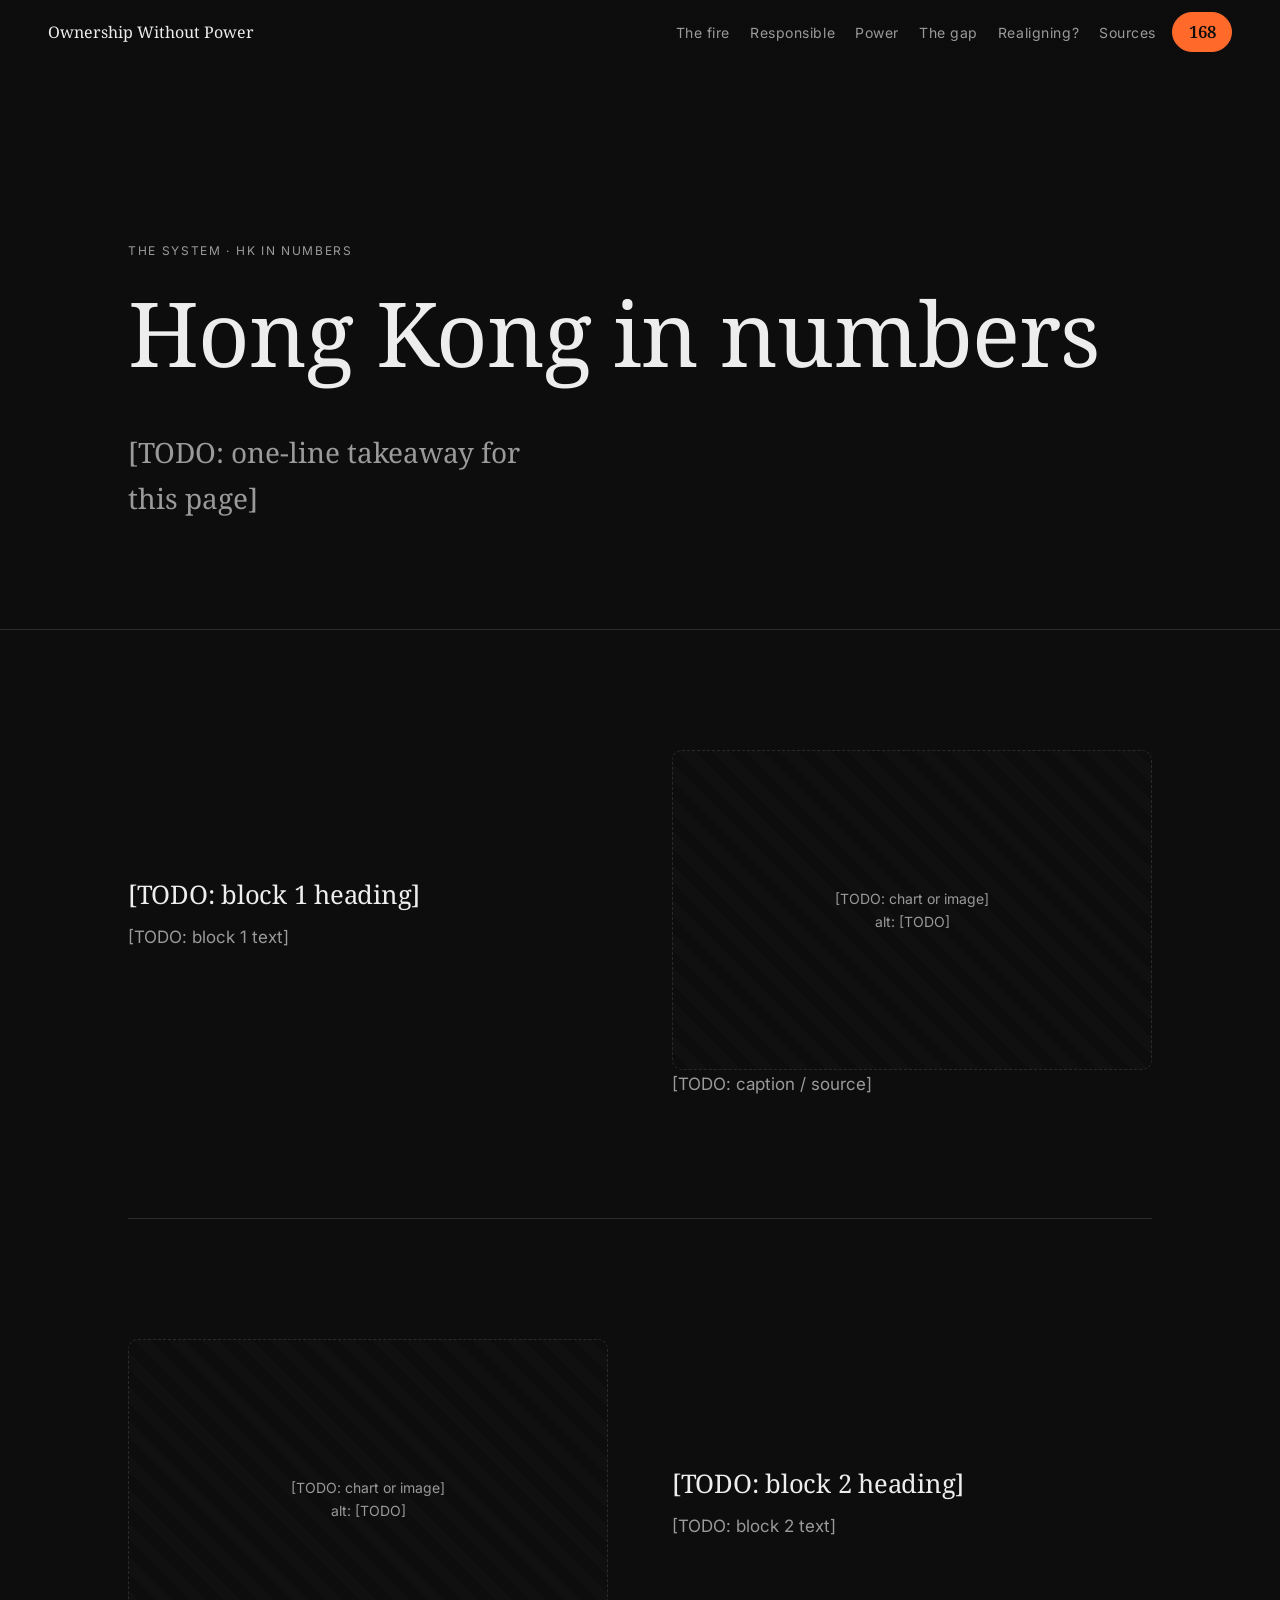
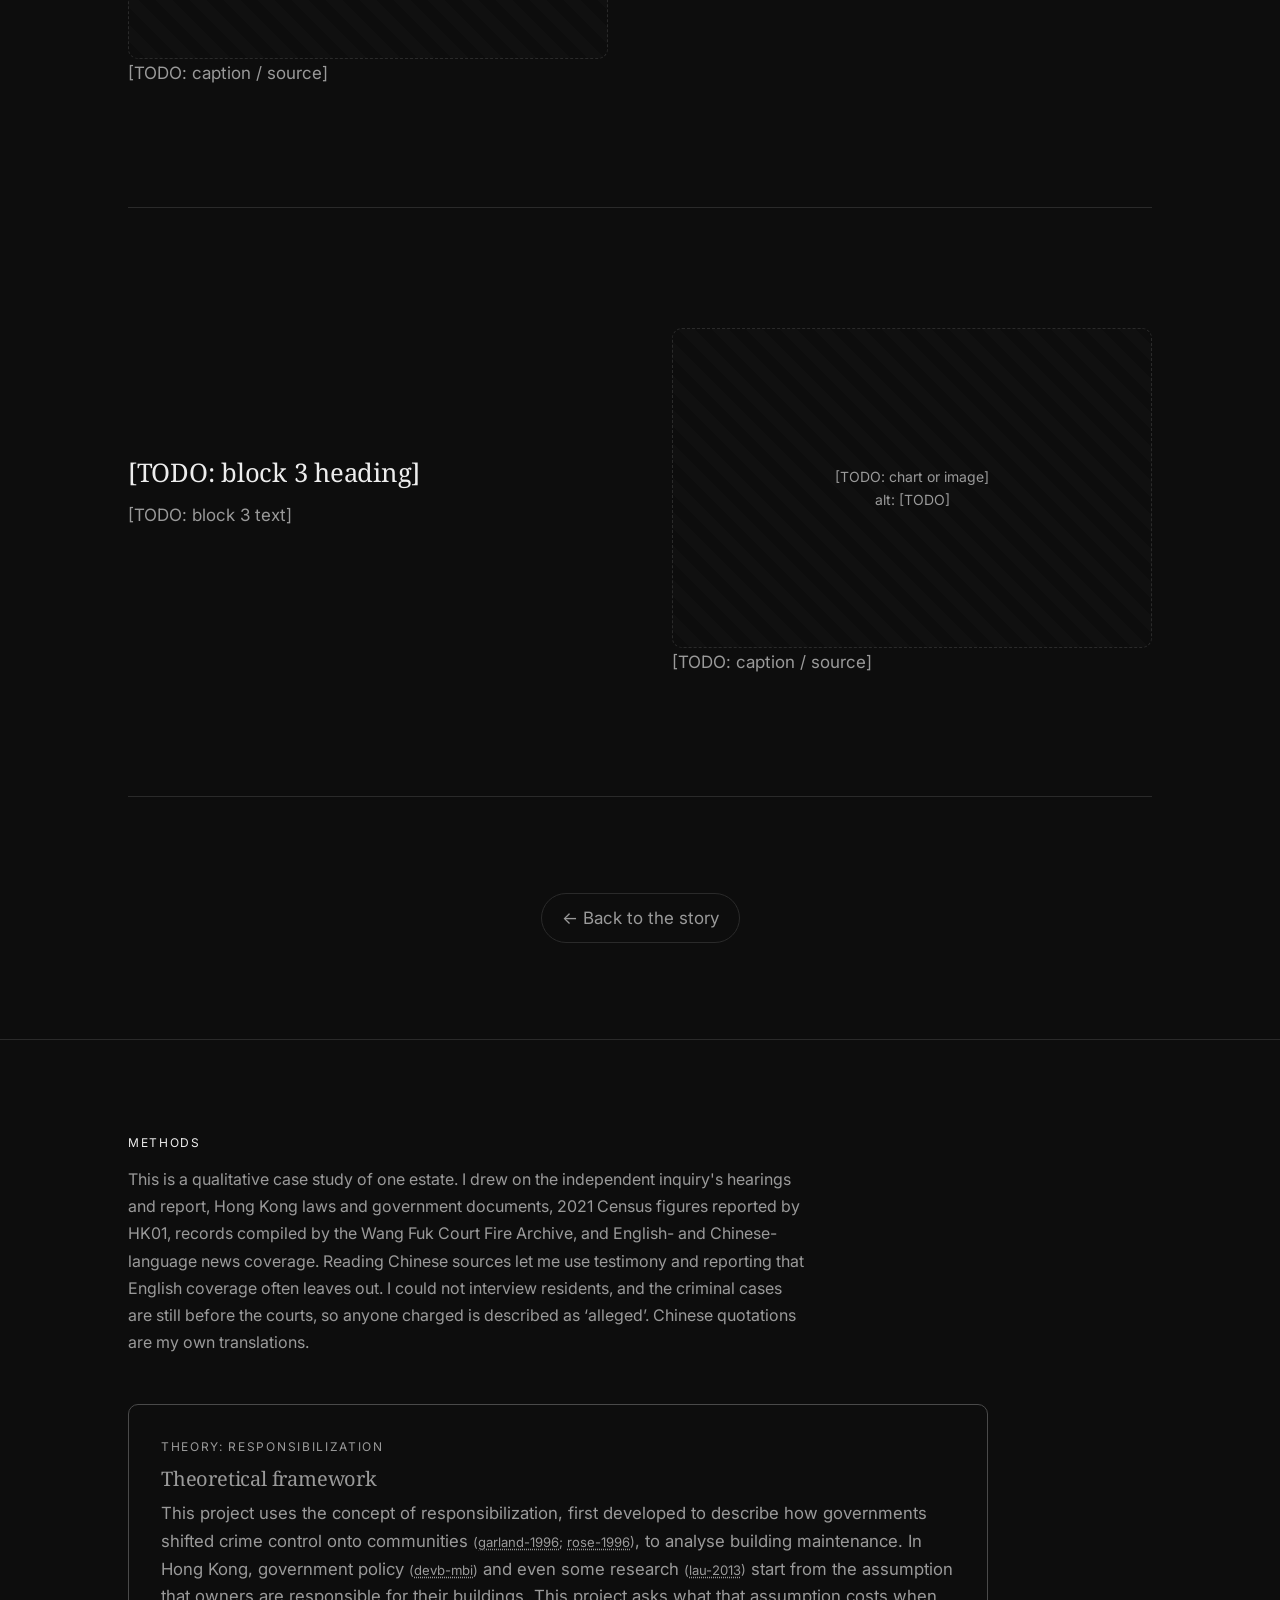
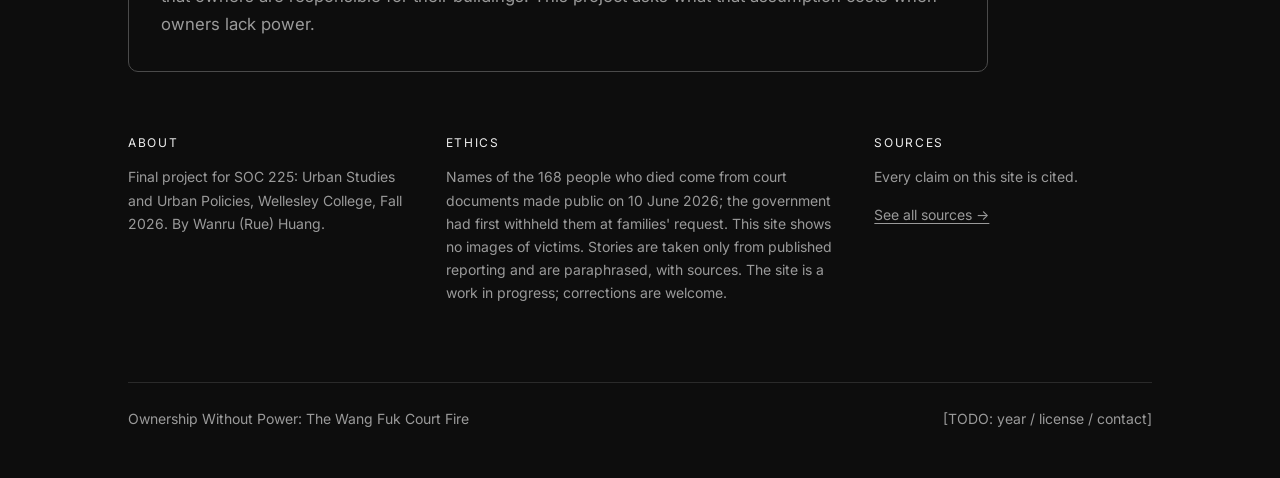
<file: wang-fuk-court/_archive/hk-data.html>
<!doctype html>
<html lang="en">
<head>
  <meta charset="utf-8">
  <meta name="viewport" content="width=device-width, initial-scale=1">
  <title>Hong Kong in numbers · Who Was Responsible?</title>
  <meta name="description" content="[TODO: one-sentence description of this page]">
  <script>document.documentElement.classList.add('js');</script>

  <link rel="preconnect" href="https://fonts.googleapis.com">
  <link rel="preconnect" href="https://fonts.gstatic.com" crossorigin>
  <link href="https://fonts.googleapis.com/css2?family=Inter:wght@400;500;600&family=Noto+Sans+TC:wght@400;500&family=Noto+Serif:ital,wght@0,400;0,600;1,400&family=Noto+Serif+TC:wght@400;600&display=swap" rel="stylesheet">

  <!-- "../" because this page lives one folder down, in /system/ -->
  <link rel="stylesheet" href="../css/style.css">
</head>

<body data-root="../" data-page="subpage">
  <a class="skip-link" href="#main">Skip to content</a>
  <div id="site-header"></div>

  <main id="main">
    <!-- HERO: title + one-line takeaway -->
    <section class="page-hero" aria-labelledby="page-title">
      <div class="container">
        <span class="eyebrow scaffold">The system · HK in numbers</span>
        <h1 id="page-title">Hong Kong in numbers</h1>
        <p class="takeaway-line">[TODO: one-line takeaway for this page]</p>
      </div>
    </section>

    <!-- CONTENT BLOCKS: text + chart/image slot. Copy a block to add more.
         Blocks alternate text left / media left automatically. -->
    <div class="container">
      <section class="content-block" aria-labelledby="block-1">
        <div class="content-block__text">
          <h2 id="block-1">[TODO: block 1 heading]</h2>
          <p>[TODO: block 1 text]</p>
        </div>
        <figure class="content-block__media">
          <!-- Replace with <img src="../assets/file.png" alt="[describe it]"> or a chart -->
          <div class="placeholder">[TODO: chart or image]<br>alt: [TODO]</div>
          <figcaption class="muted">[TODO: caption / source]</figcaption>
        </figure>
      </section>

      <section class="content-block" aria-labelledby="block-2">
        <div class="content-block__text">
          <h2 id="block-2">[TODO: block 2 heading]</h2>
          <p>[TODO: block 2 text]</p>
        </div>
        <figure class="content-block__media">
          <div class="placeholder">[TODO: chart or image]<br>alt: [TODO]</div>
          <figcaption class="muted">[TODO: caption / source]</figcaption>
        </figure>
      </section>

      <section class="content-block" aria-labelledby="block-3">
        <div class="content-block__text">
          <h2 id="block-3">[TODO: block 3 heading]</h2>
          <p>[TODO: block 3 text]</p>
        </div>
        <figure class="content-block__media">
          <div class="placeholder">[TODO: chart or image]<br>alt: [TODO]</div>
          <figcaption class="muted">[TODO: caption / source]</figcaption>
        </figure>
      </section>

      <div class="back-row">
        <a class="back-link" href="../index.html#system">← Back to the story</a>
      </div>
    </div>
  </main>

  <div id="site-footer"></div>

  <script src="../js/memorial-data.js"></script>
  <script src="../js/data.js"></script>
  <script src="../js/main.js"></script>
</body>
</html>
</file>
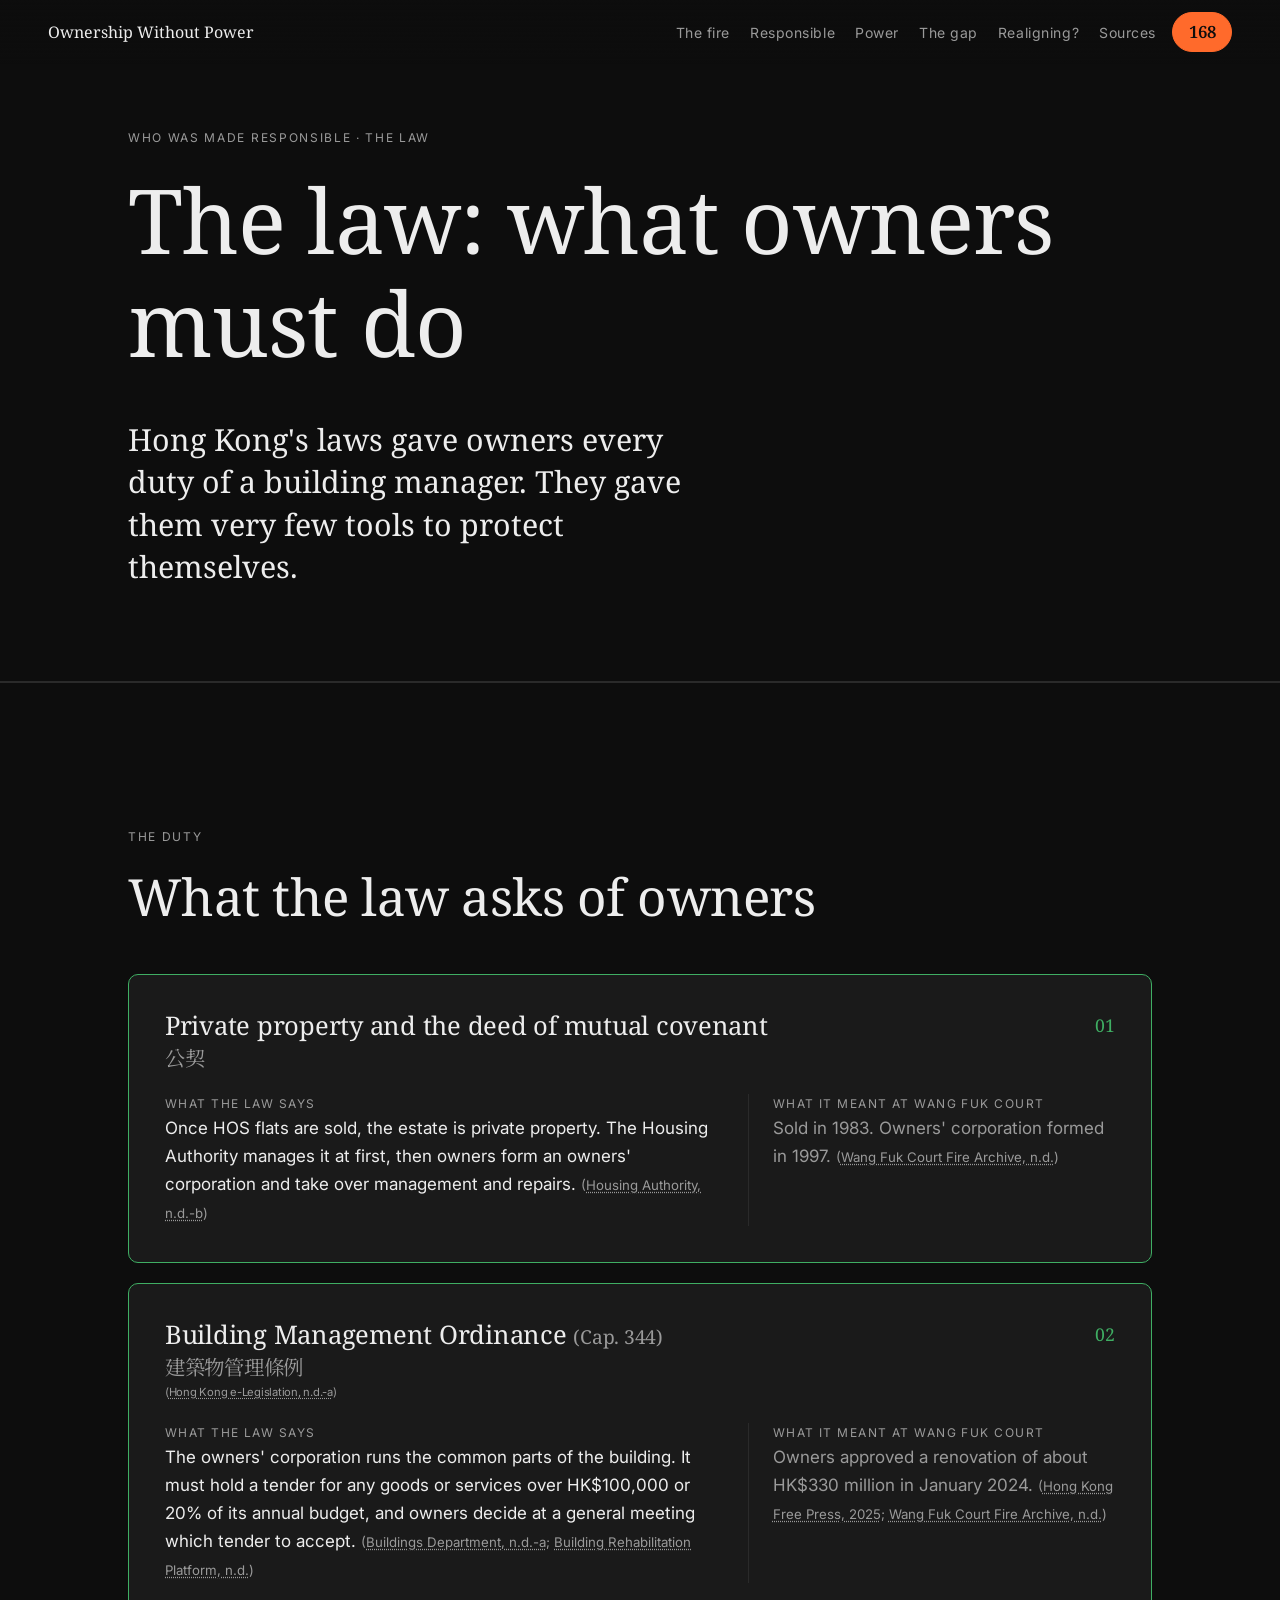
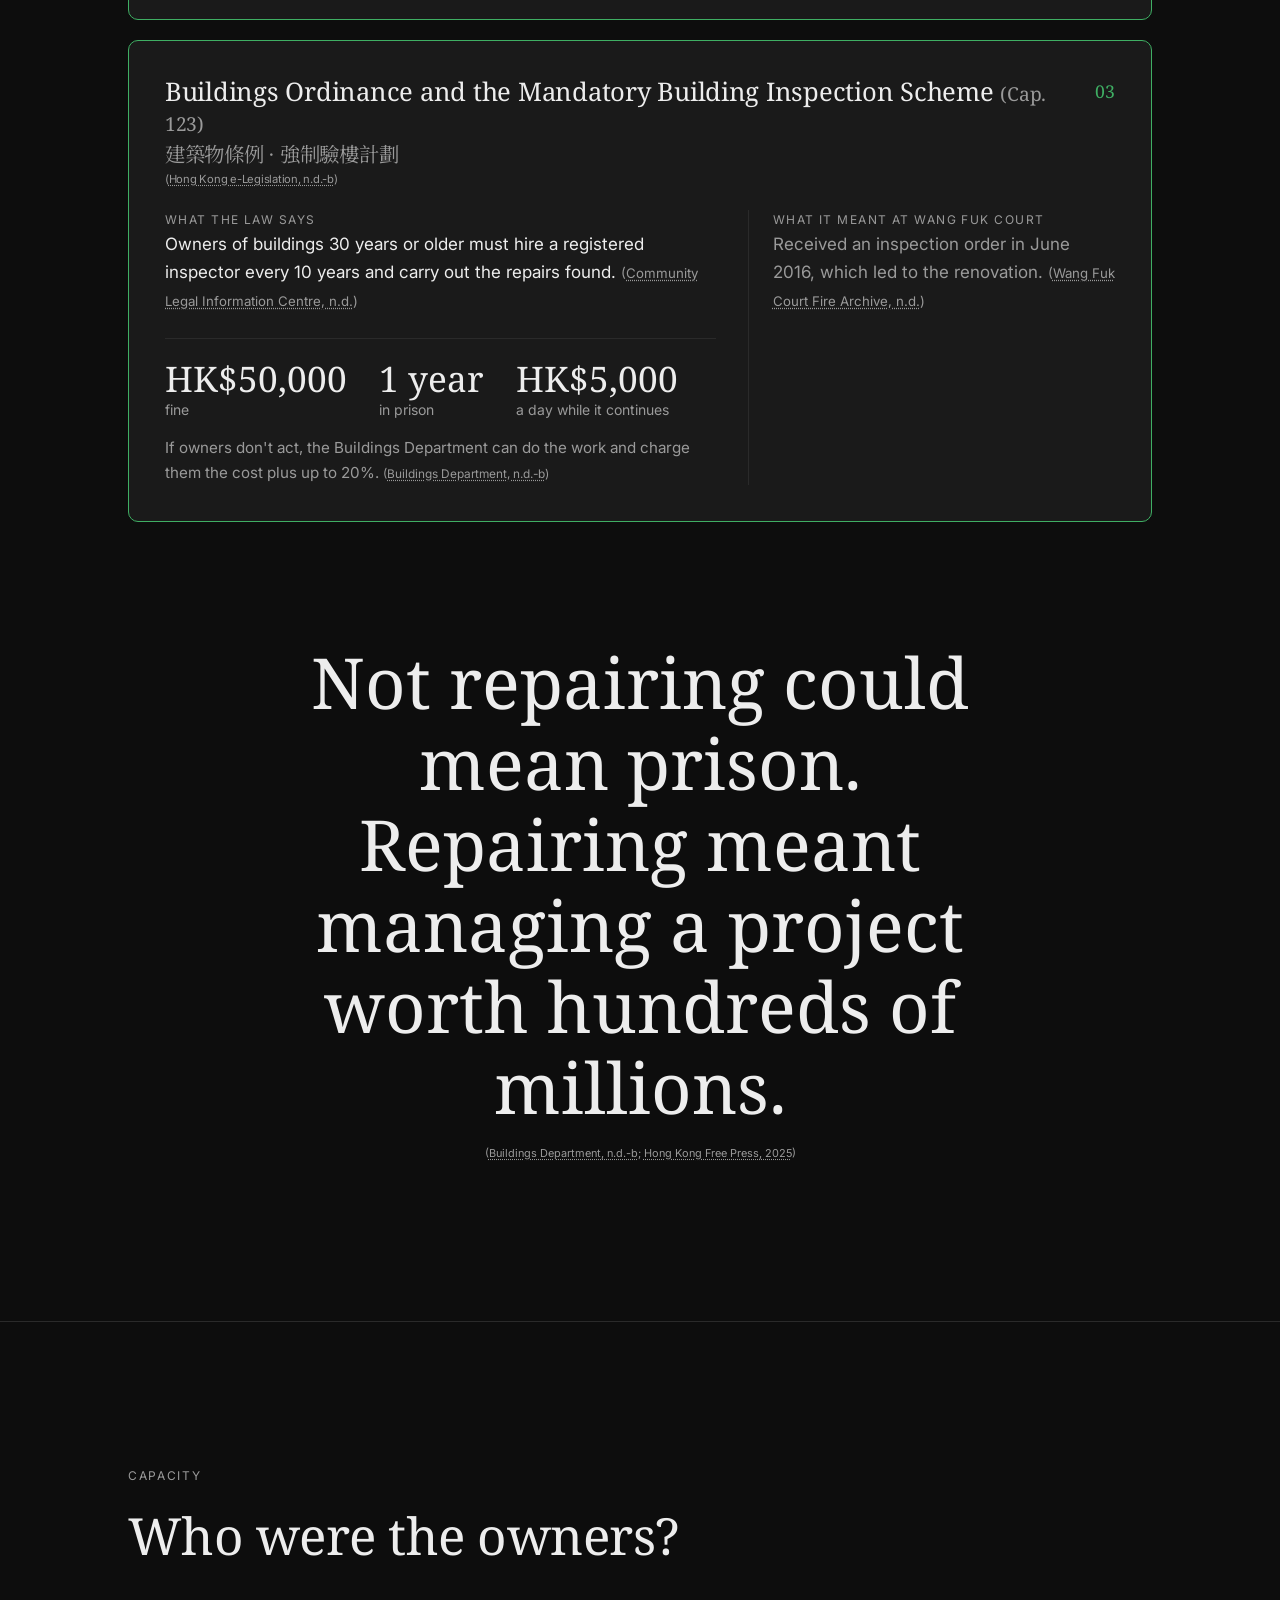
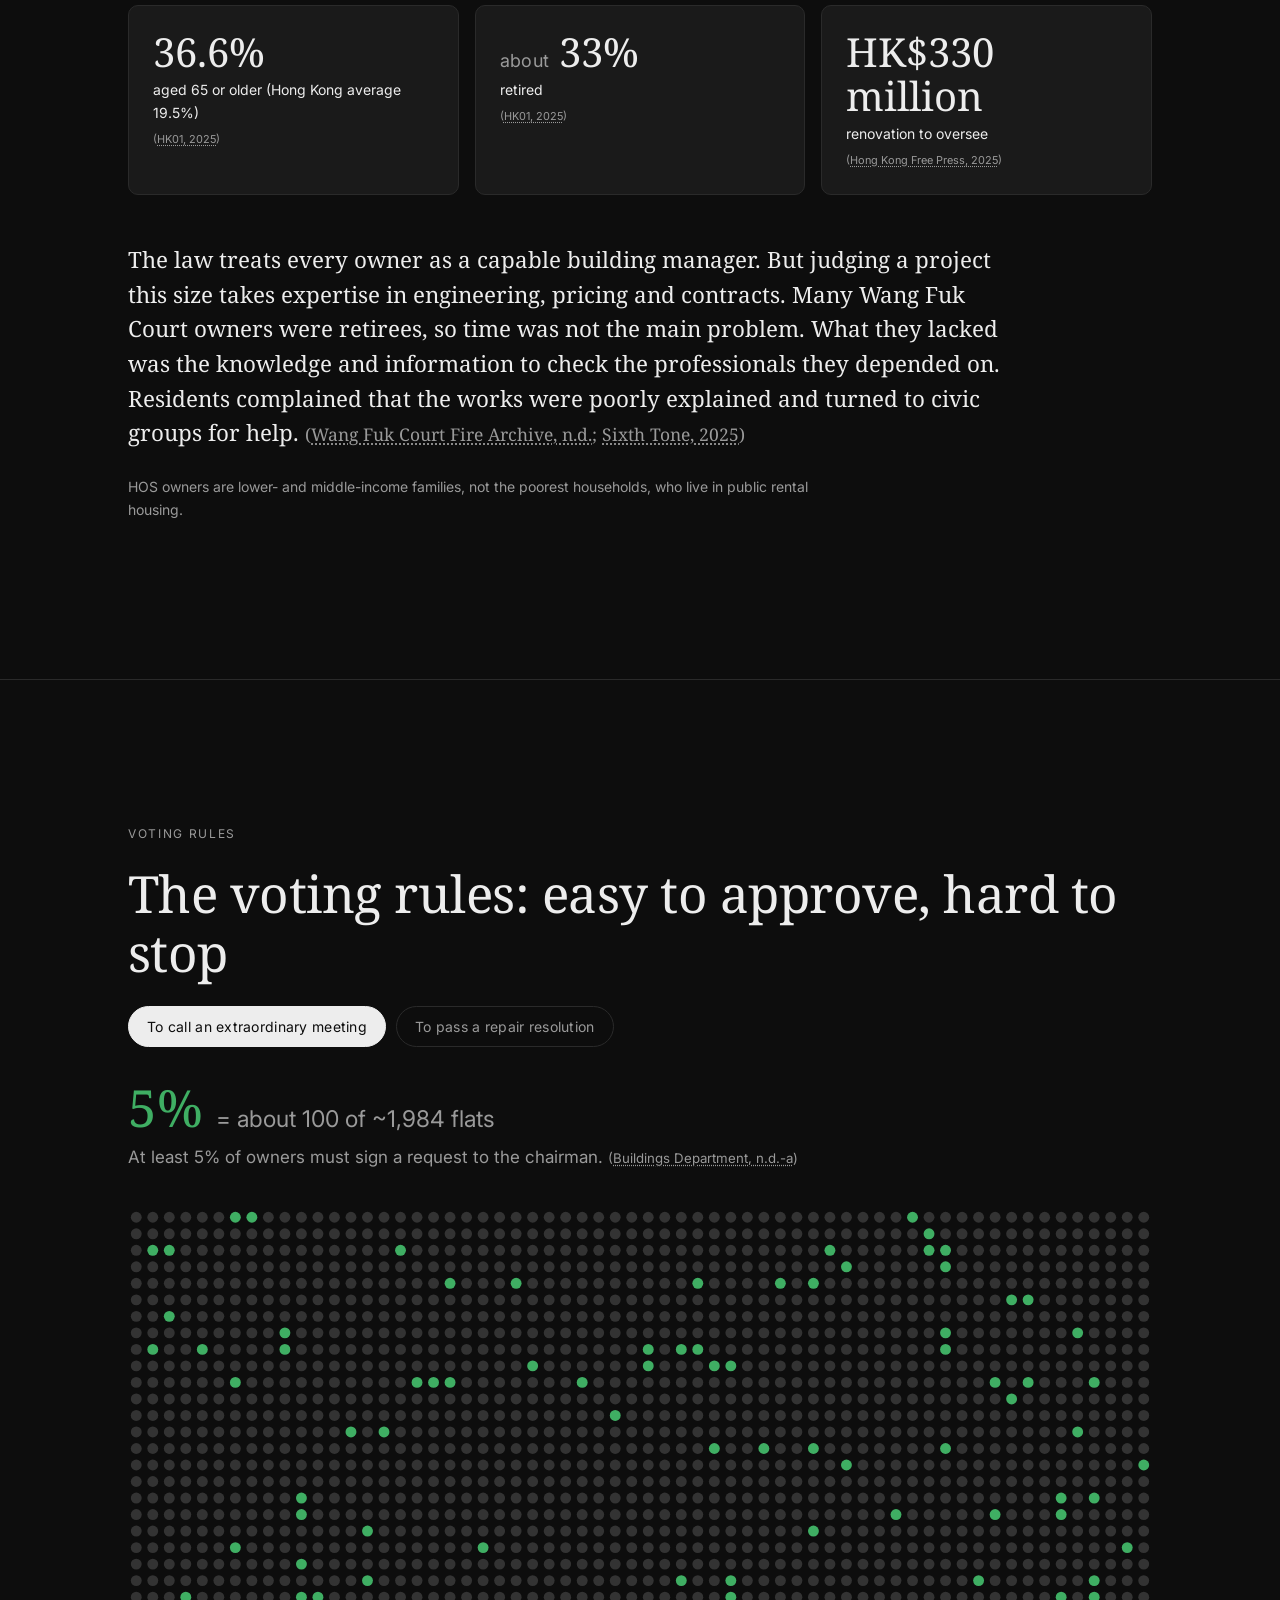
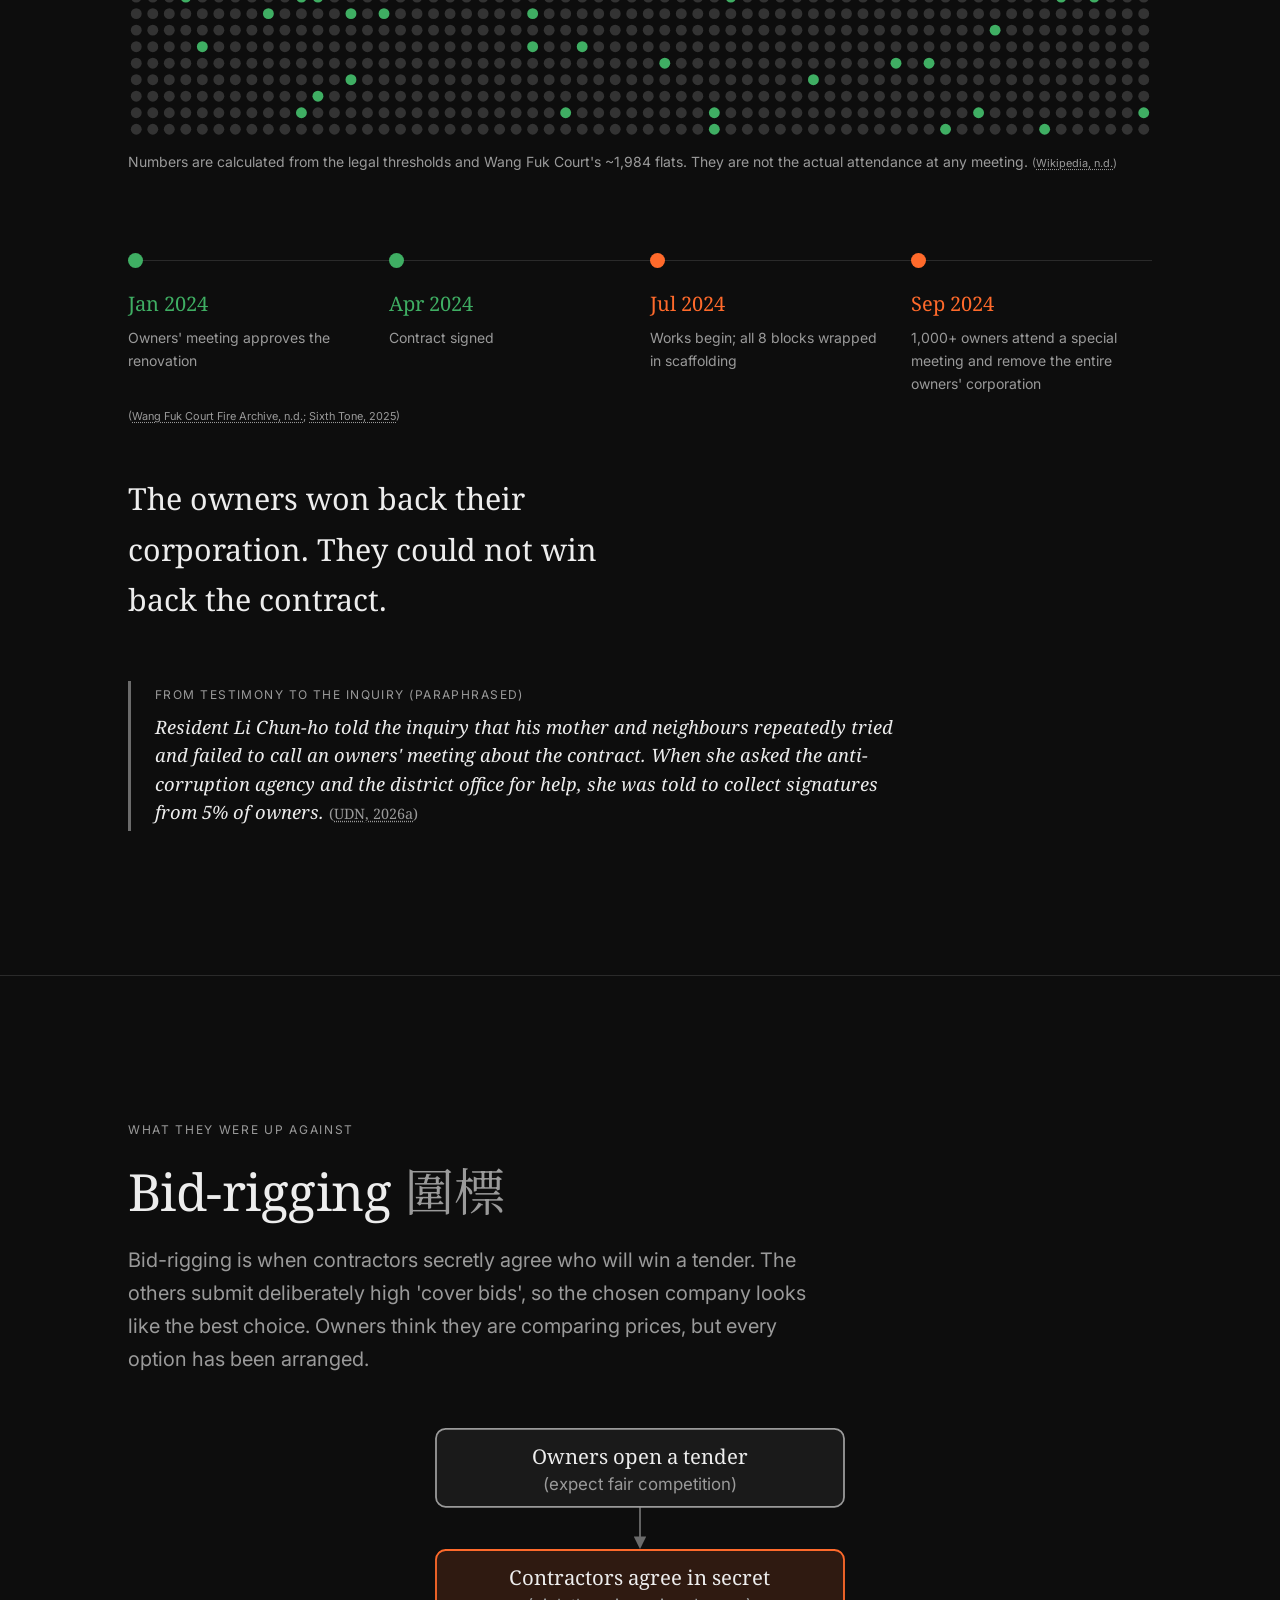
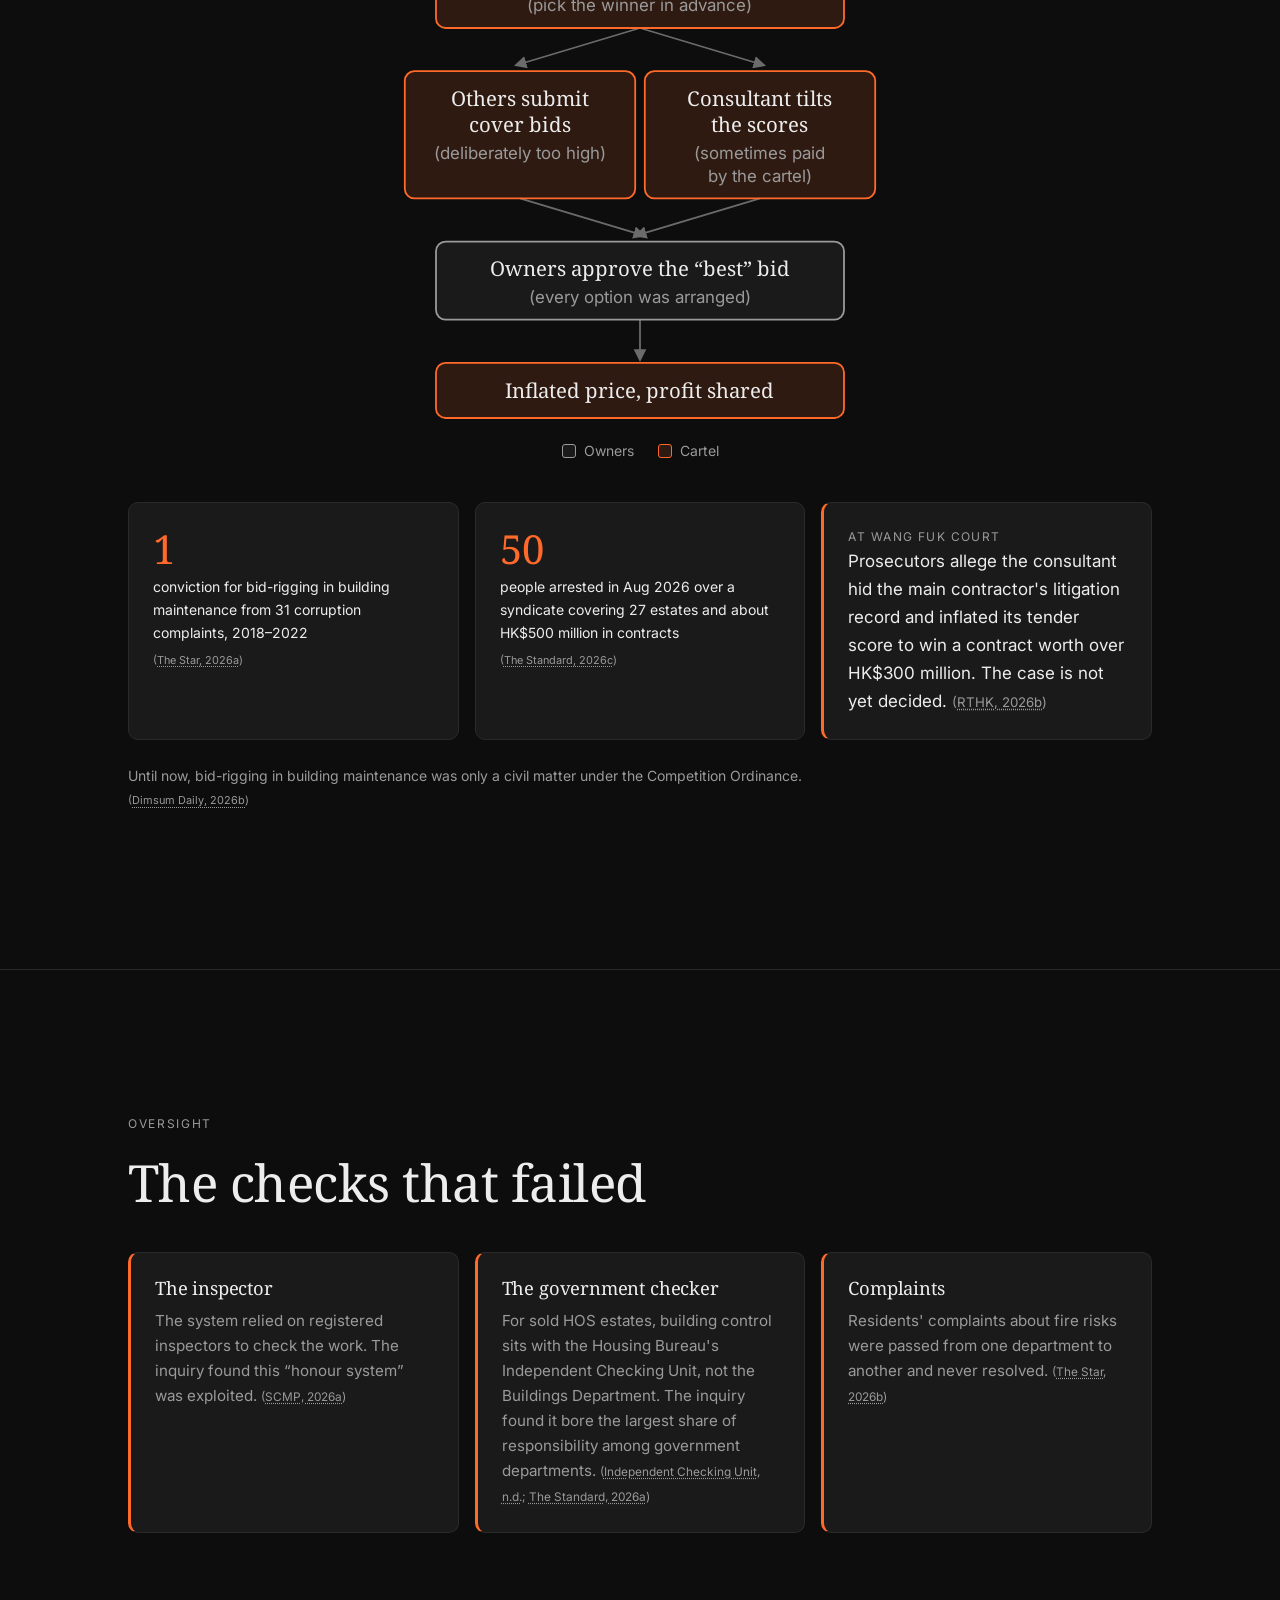
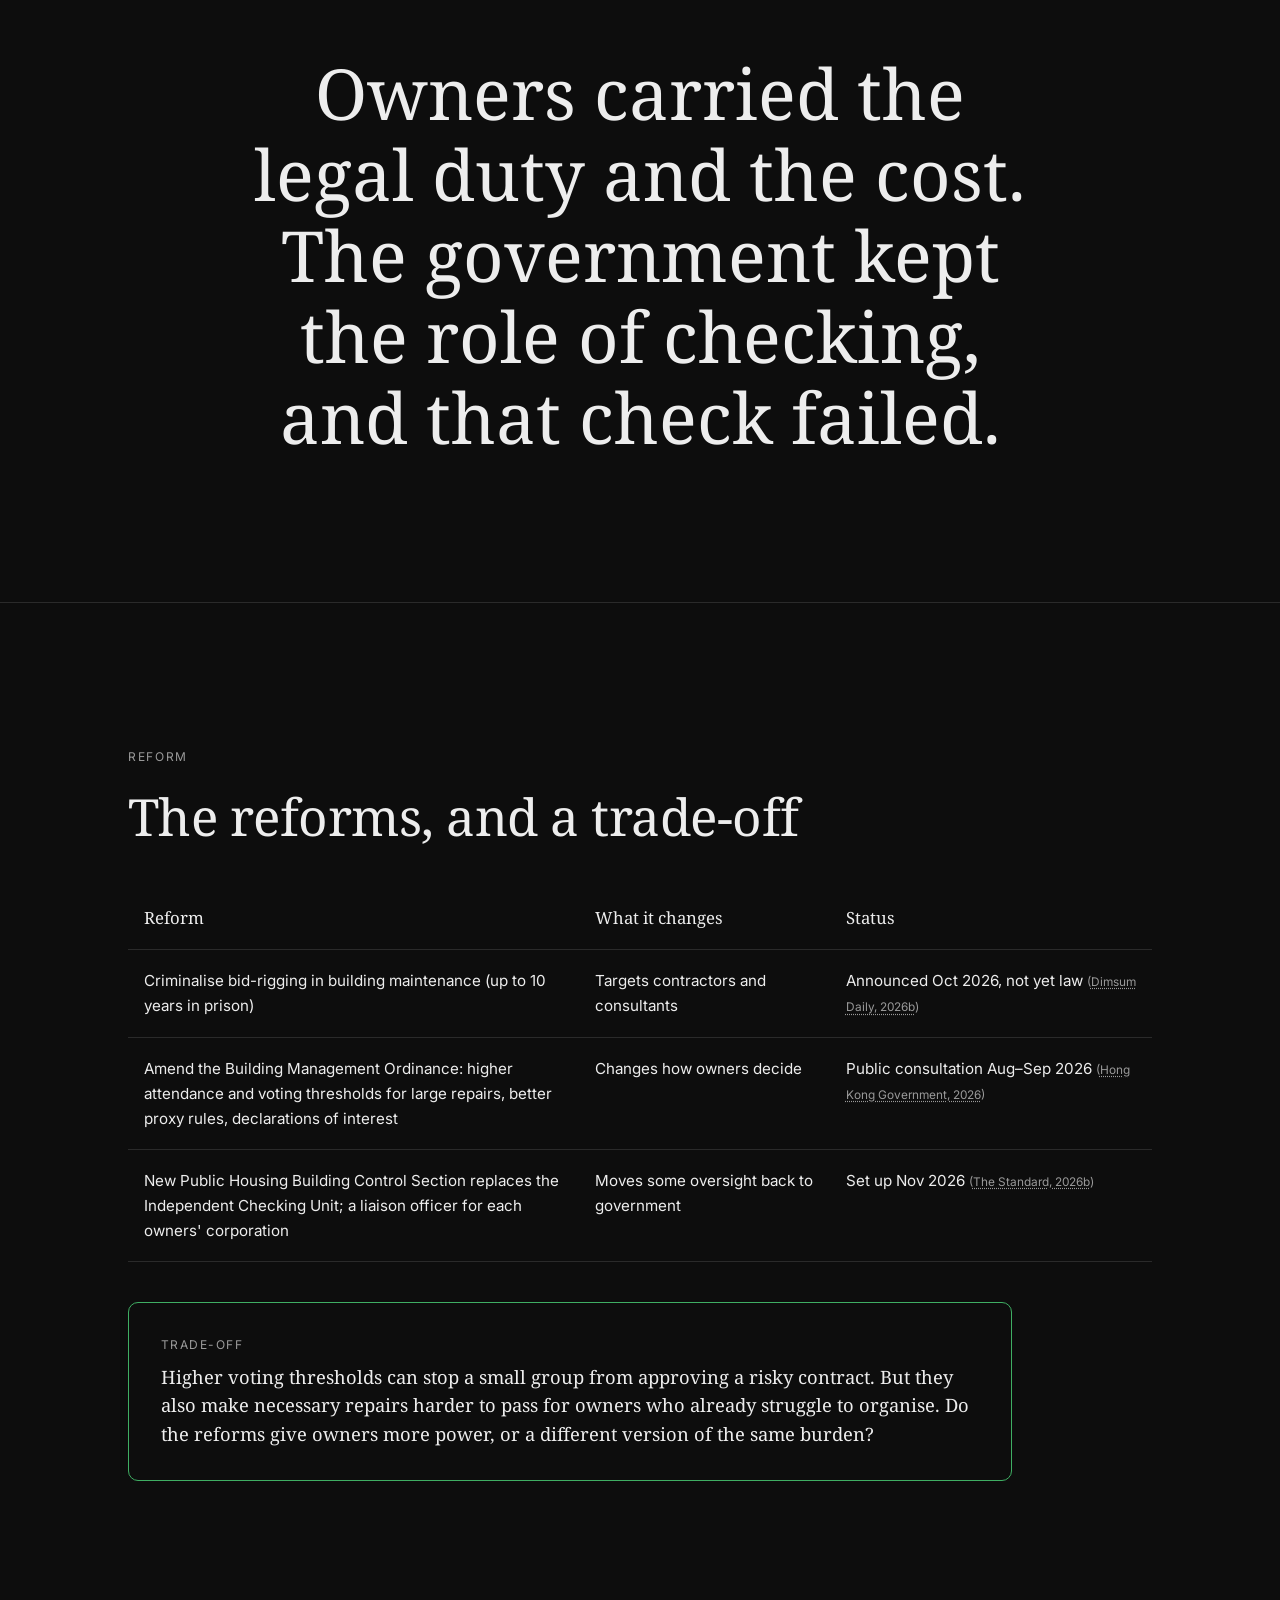
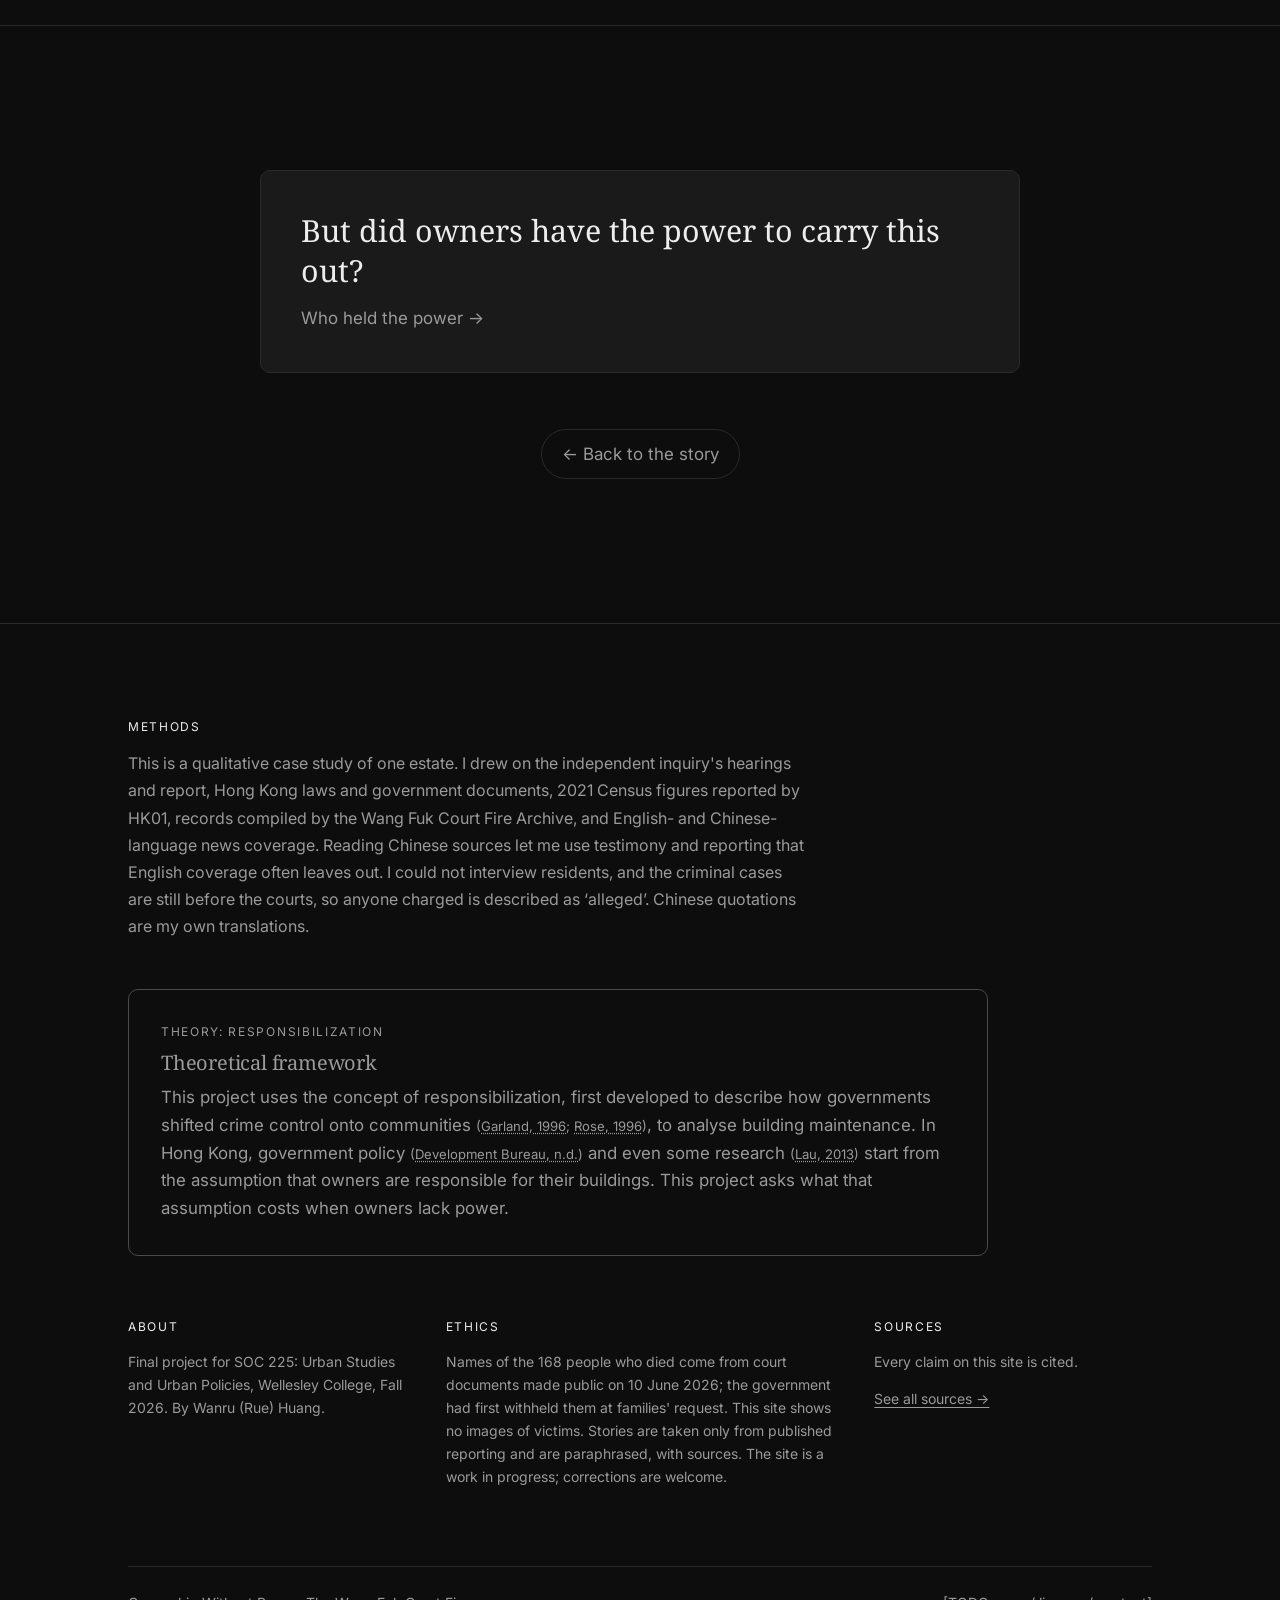
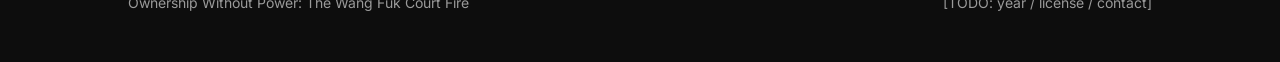
<file: wang-fuk-court/_archive/law-before-restructure.html>
<!doctype html>
<html lang="en">
<head>
  <meta charset="utf-8">
  <meta name="viewport" content="width=device-width, initial-scale=1">
  <title>Responsibility without power · The law</title>
  <meta name="description" content="Hong Kong's laws gave owners every duty of a building manager. They gave them very few tools to protect themselves.">
  <script>document.documentElement.classList.add('js');</script>

  <link rel="preconnect" href="https://fonts.googleapis.com">
  <link rel="preconnect" href="https://fonts.gstatic.com" crossorigin>
  <link href="https://fonts.googleapis.com/css2?family=Inter:wght@400;500;600&family=Noto+Sans+TC:wght@400;500&family=Noto+Serif:ital,wght@0,400;0,600;1,400&family=Noto+Serif+TC:wght@400;600&display=swap" rel="stylesheet">

  <!-- "../" because this page lives one folder down, in /system/ -->
  <link rel="stylesheet" href="../css/style.css">
</head>

<!-- All text, numbers and citations on this page live in js/law-data.js.
     js/law.js fills each <section> below from that data. -->
<body data-root="../" data-page="subpage">
  <a class="skip-link" href="#main">Skip to content</a>
  <div id="site-header"></div>

  <main id="main" class="law">
    <noscript><p class="container">This page needs JavaScript to show its content.</p></noscript>

    <!-- 1. Hero -->
    <section id="lw-hero" class="page-hero" aria-labelledby="page-title"></section>
    <!-- 2. The duty -->
    <section id="lw-duty" class="section" aria-labelledby="duty-title"></section>
    <!-- 3. Who were the owners? -->
    <section id="lw-owners" class="section" aria-labelledby="owners-title"></section>
    <!-- 4. The voting rules (dot visual + timeline + testimony) -->
    <section id="lw-voting" class="section" aria-labelledby="voting-title"></section>
    <!-- 5. Bid-rigging -->
    <section id="lw-bidrig" class="section" aria-labelledby="bidrig-title"></section>
    <!-- 6. The checks that failed -->
    <section id="lw-checks" class="section" aria-labelledby="checks-title"></section>
    <!-- 7. The reforms -->
    <section id="lw-reforms" class="section" aria-labelledby="reforms-title"></section>
    <!-- 8. End of page -->
    <section id="lw-end" class="section hs-end" aria-label="Conclusion"></section>
  </main>

  <div id="site-footer"></div>

  <!-- Order matters: data files first, then main.js (shared), then this page's data and script -->
  <script src="../js/memorial-data.js"></script>
  <script src="../js/data.js"></script>
  <script src="../js/citations.js"></script>
  <script src="../js/main.js"></script>
  <script src="../js/law-data.js"></script>
  <script src="../js/law.js"></script>
</body>
</html>
</file>
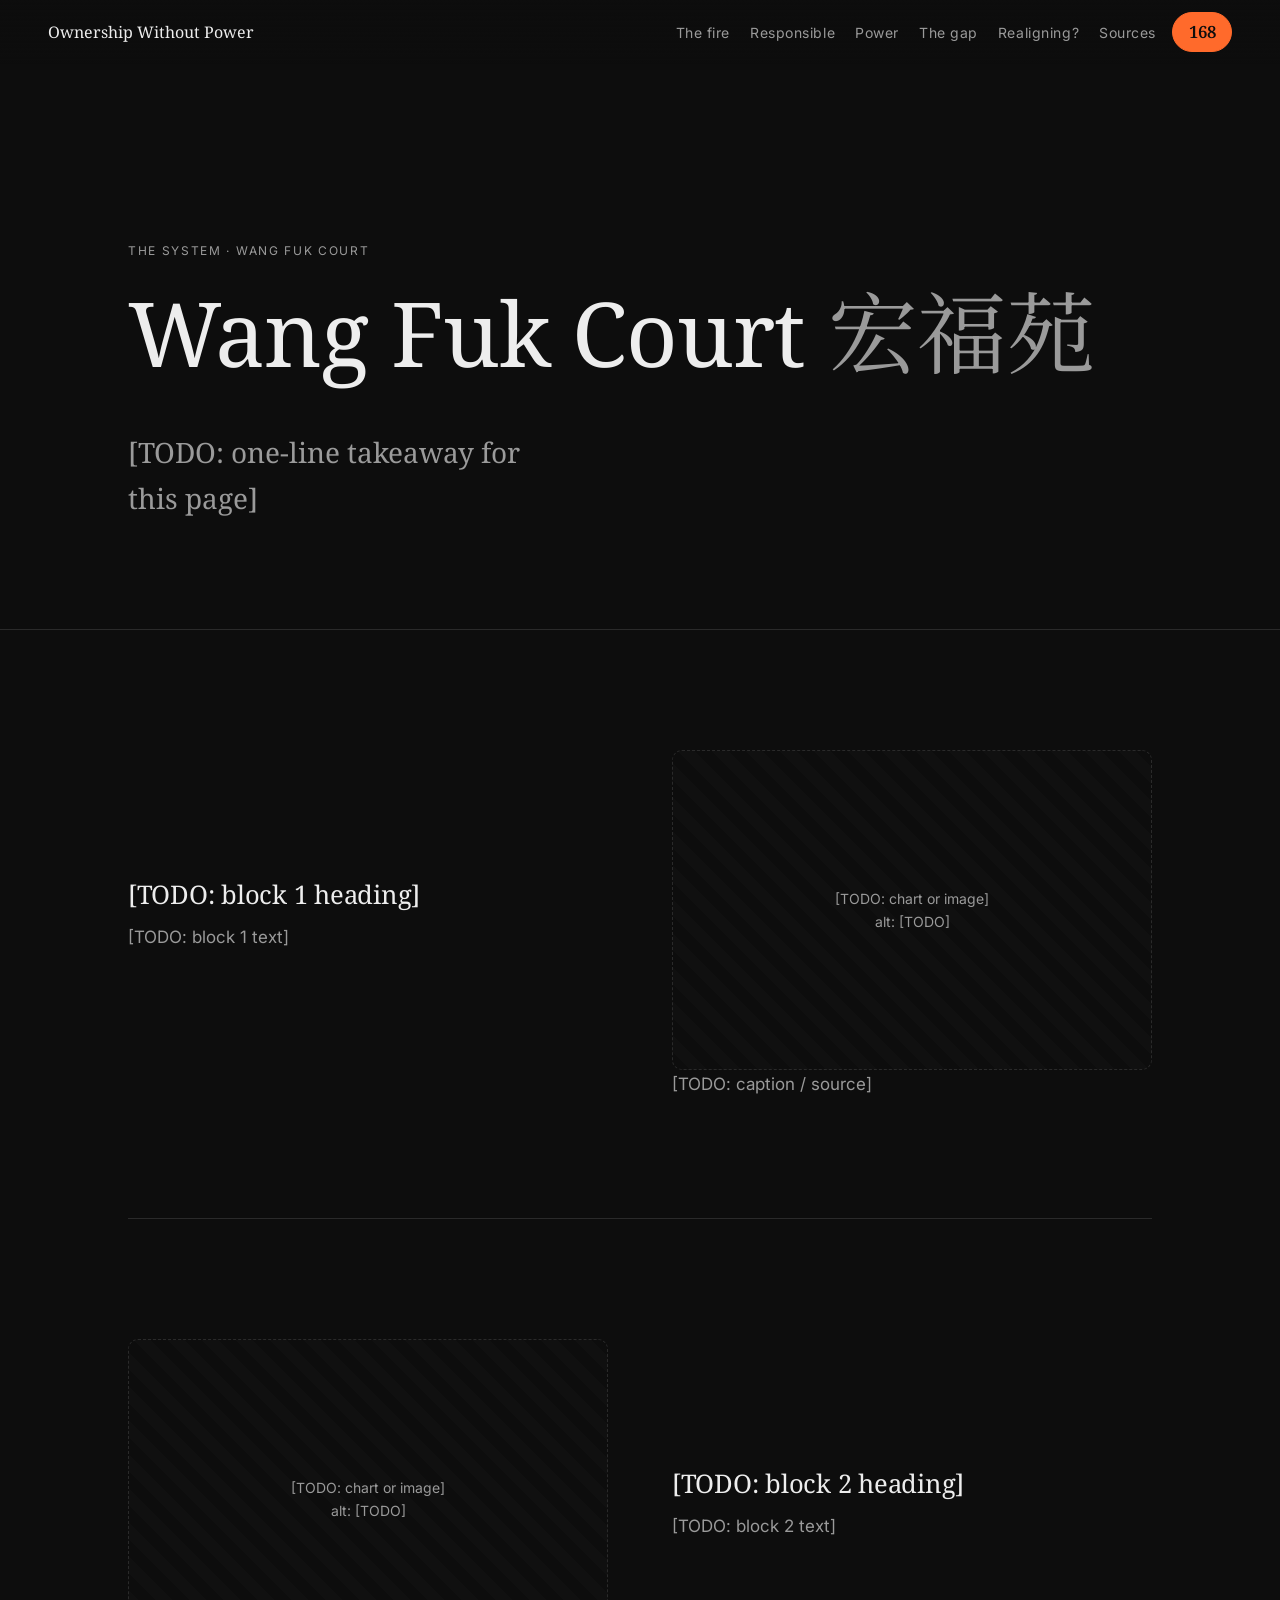
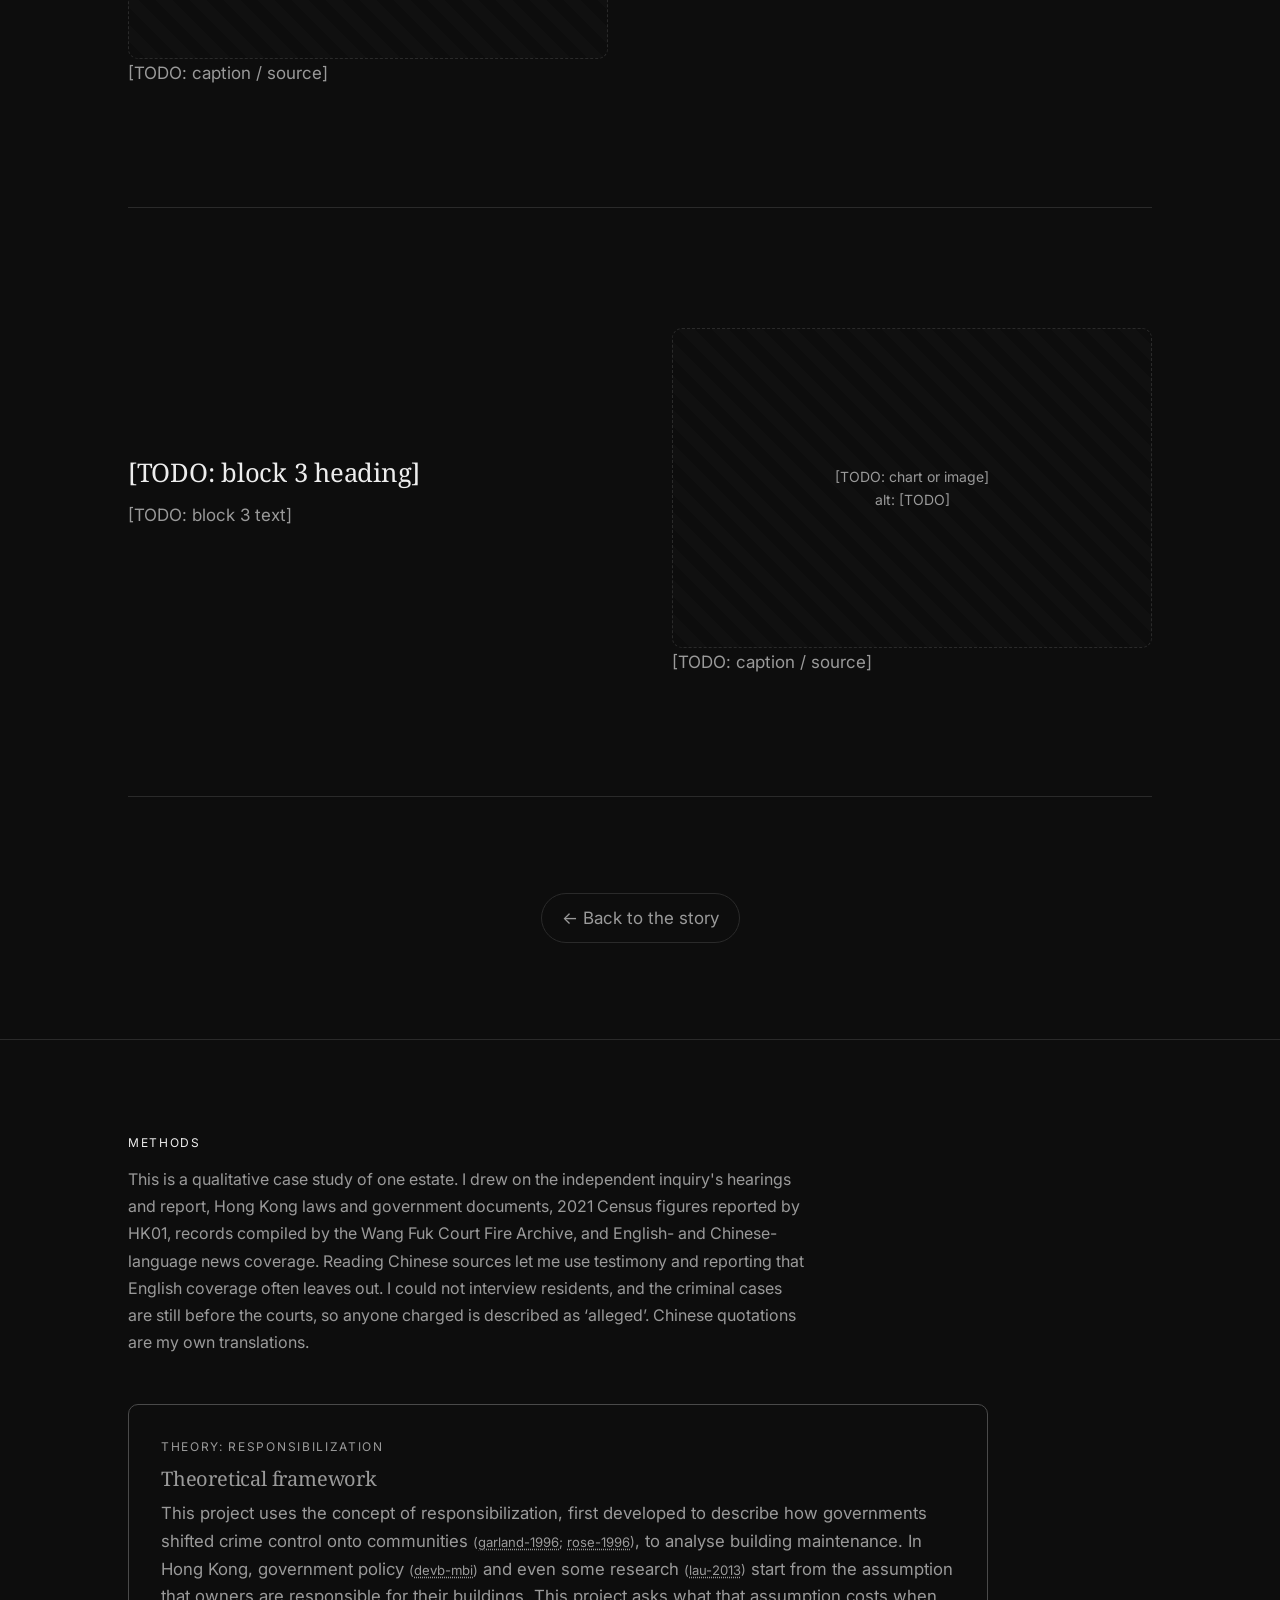
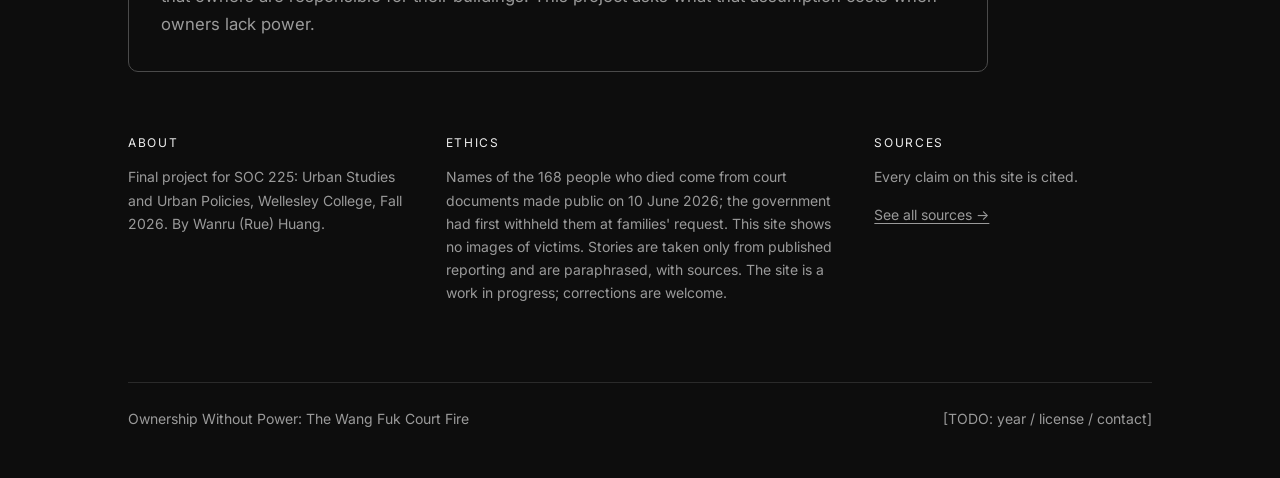
<file: wang-fuk-court/_archive/wang-fuk-court.html>
<!doctype html>
<html lang="en">
<head>
  <meta charset="utf-8">
  <meta name="viewport" content="width=device-width, initial-scale=1">
  <title>Wang Fuk Court · Who Was Responsible?</title>
  <meta name="description" content="[TODO: one-sentence description of this page]">
  <script>document.documentElement.classList.add('js');</script>

  <link rel="preconnect" href="https://fonts.googleapis.com">
  <link rel="preconnect" href="https://fonts.gstatic.com" crossorigin>
  <link href="https://fonts.googleapis.com/css2?family=Inter:wght@400;500;600&family=Noto+Sans+TC:wght@400;500&family=Noto+Serif:ital,wght@0,400;0,600;1,400&family=Noto+Serif+TC:wght@400;600&display=swap" rel="stylesheet">

  <!-- "../" because this page lives one folder down, in /system/ -->
  <link rel="stylesheet" href="../css/style.css">
</head>

<body data-root="../" data-page="subpage">
  <a class="skip-link" href="#main">Skip to content</a>
  <div id="site-header"></div>

  <main id="main">
    <!-- HERO: title + one-line takeaway -->
    <section class="page-hero" aria-labelledby="page-title">
      <div class="container">
        <span class="eyebrow scaffold">The system · Wang Fuk Court</span>
        <h1 id="page-title">Wang Fuk Court <span lang="zh-Hant" class="muted">宏福苑</span></h1>
        <p class="takeaway-line">[TODO: one-line takeaway for this page]</p>
      </div>
    </section>

    <!-- CONTENT BLOCKS: text + chart/image slot. Copy a block to add more.
         Blocks alternate text left / media left automatically. -->
    <div class="container">
      <section class="content-block" aria-labelledby="block-1">
        <div class="content-block__text">
          <h2 id="block-1">[TODO: block 1 heading]</h2>
          <p>[TODO: block 1 text]</p>
        </div>
        <figure class="content-block__media">
          <!-- Replace with <img src="../assets/file.png" alt="[describe it]"> or a chart -->
          <div class="placeholder">[TODO: chart or image]<br>alt: [TODO]</div>
          <figcaption class="muted">[TODO: caption / source]</figcaption>
        </figure>
      </section>

      <section class="content-block" aria-labelledby="block-2">
        <div class="content-block__text">
          <h2 id="block-2">[TODO: block 2 heading]</h2>
          <p>[TODO: block 2 text]</p>
        </div>
        <figure class="content-block__media">
          <div class="placeholder">[TODO: chart or image]<br>alt: [TODO]</div>
          <figcaption class="muted">[TODO: caption / source]</figcaption>
        </figure>
      </section>

      <section class="content-block" aria-labelledby="block-3">
        <div class="content-block__text">
          <h2 id="block-3">[TODO: block 3 heading]</h2>
          <p>[TODO: block 3 text]</p>
        </div>
        <figure class="content-block__media">
          <div class="placeholder">[TODO: chart or image]<br>alt: [TODO]</div>
          <figcaption class="muted">[TODO: caption / source]</figcaption>
        </figure>
      </section>

      <div class="back-row">
        <a class="back-link" href="../index.html#system">← Back to the story</a>
      </div>
    </div>
  </main>

  <div id="site-footer"></div>

  <script src="../js/memorial-data.js"></script>
  <script src="../js/data.js"></script>
  <script src="../js/main.js"></script>
</body>
</html>
</file>
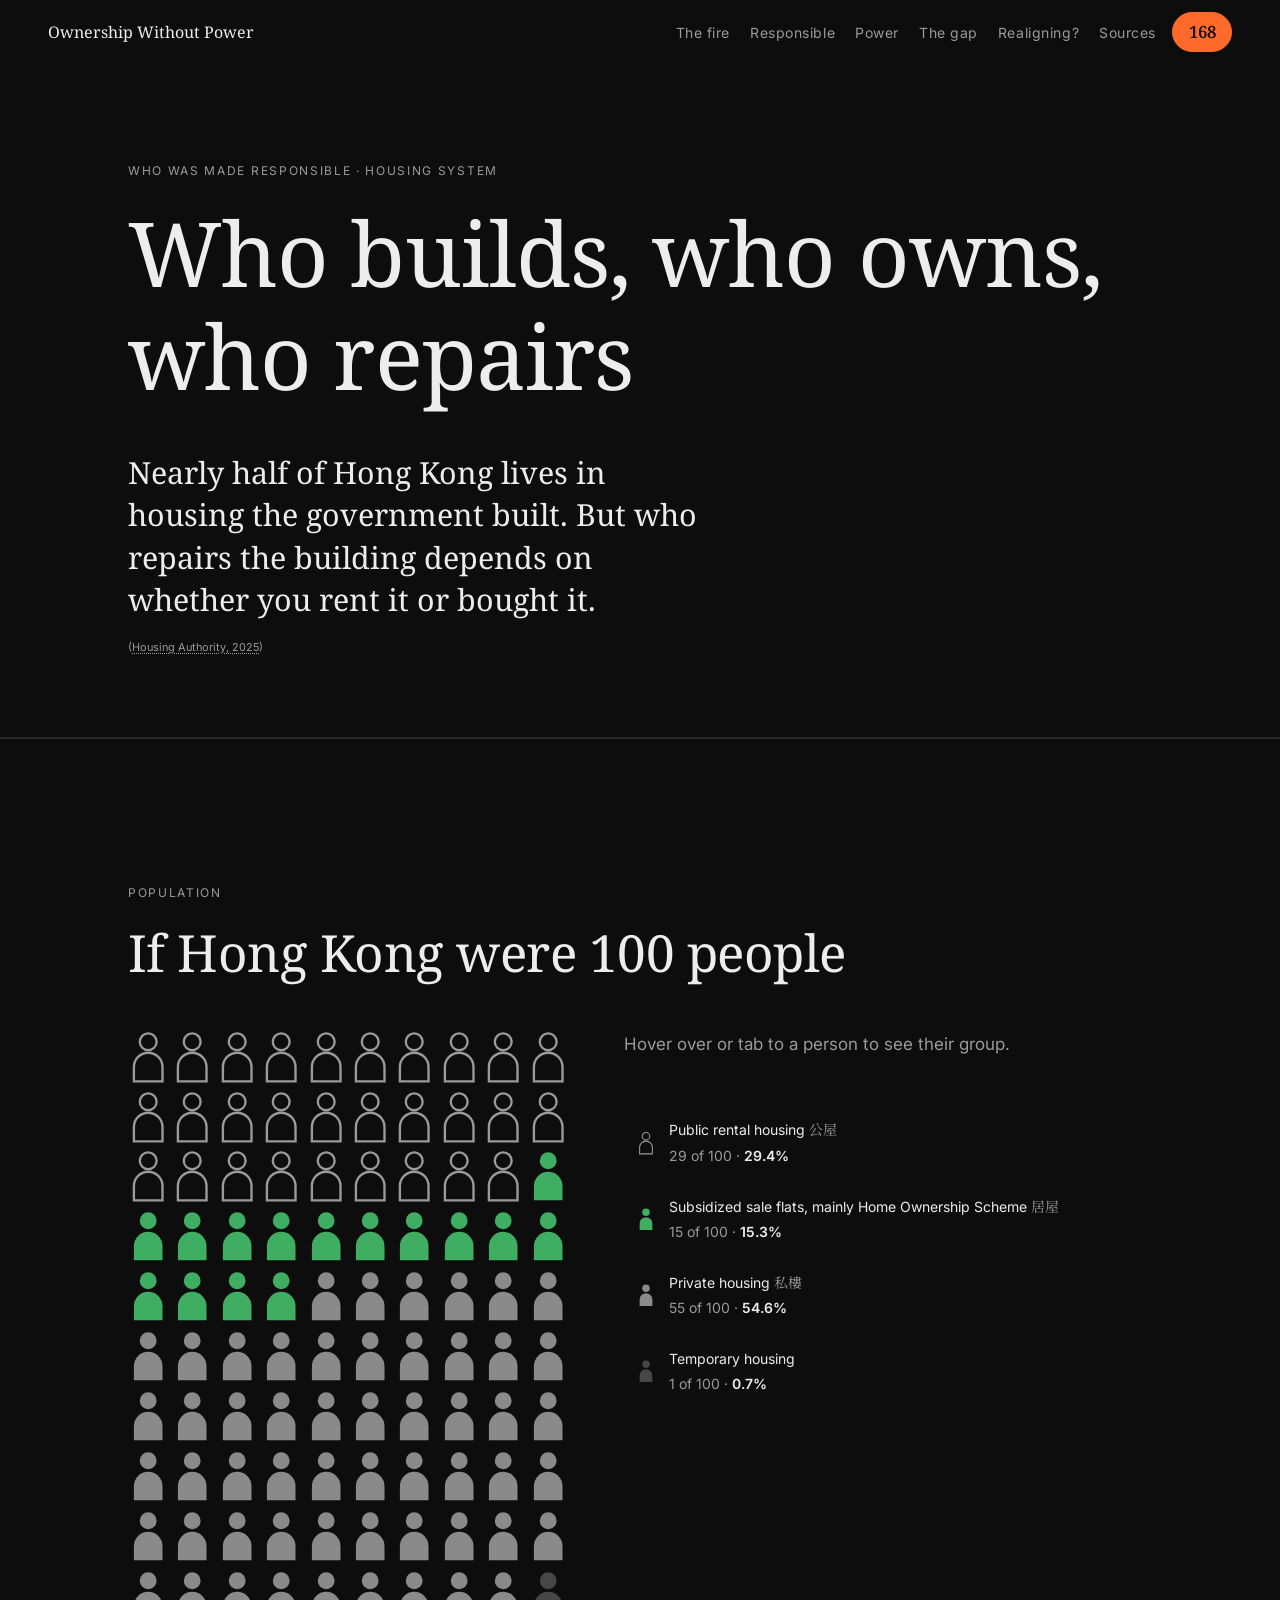
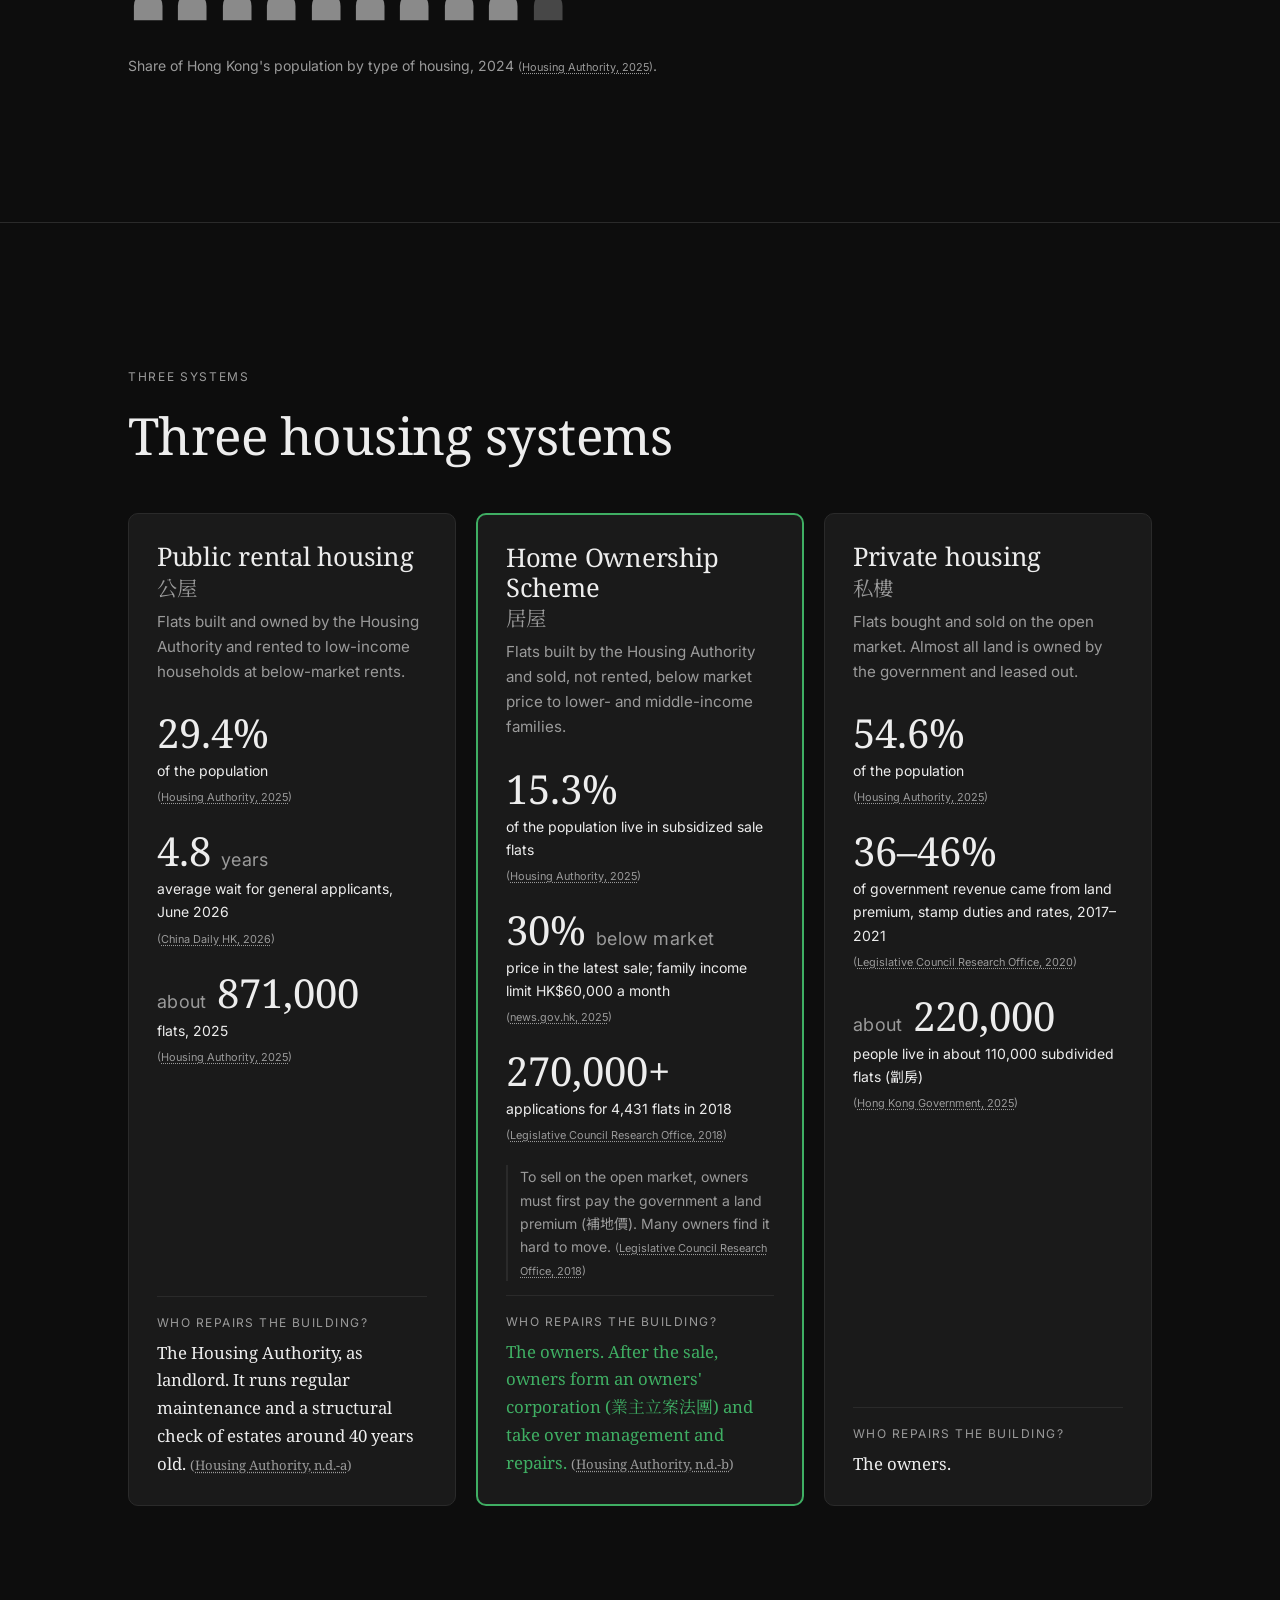
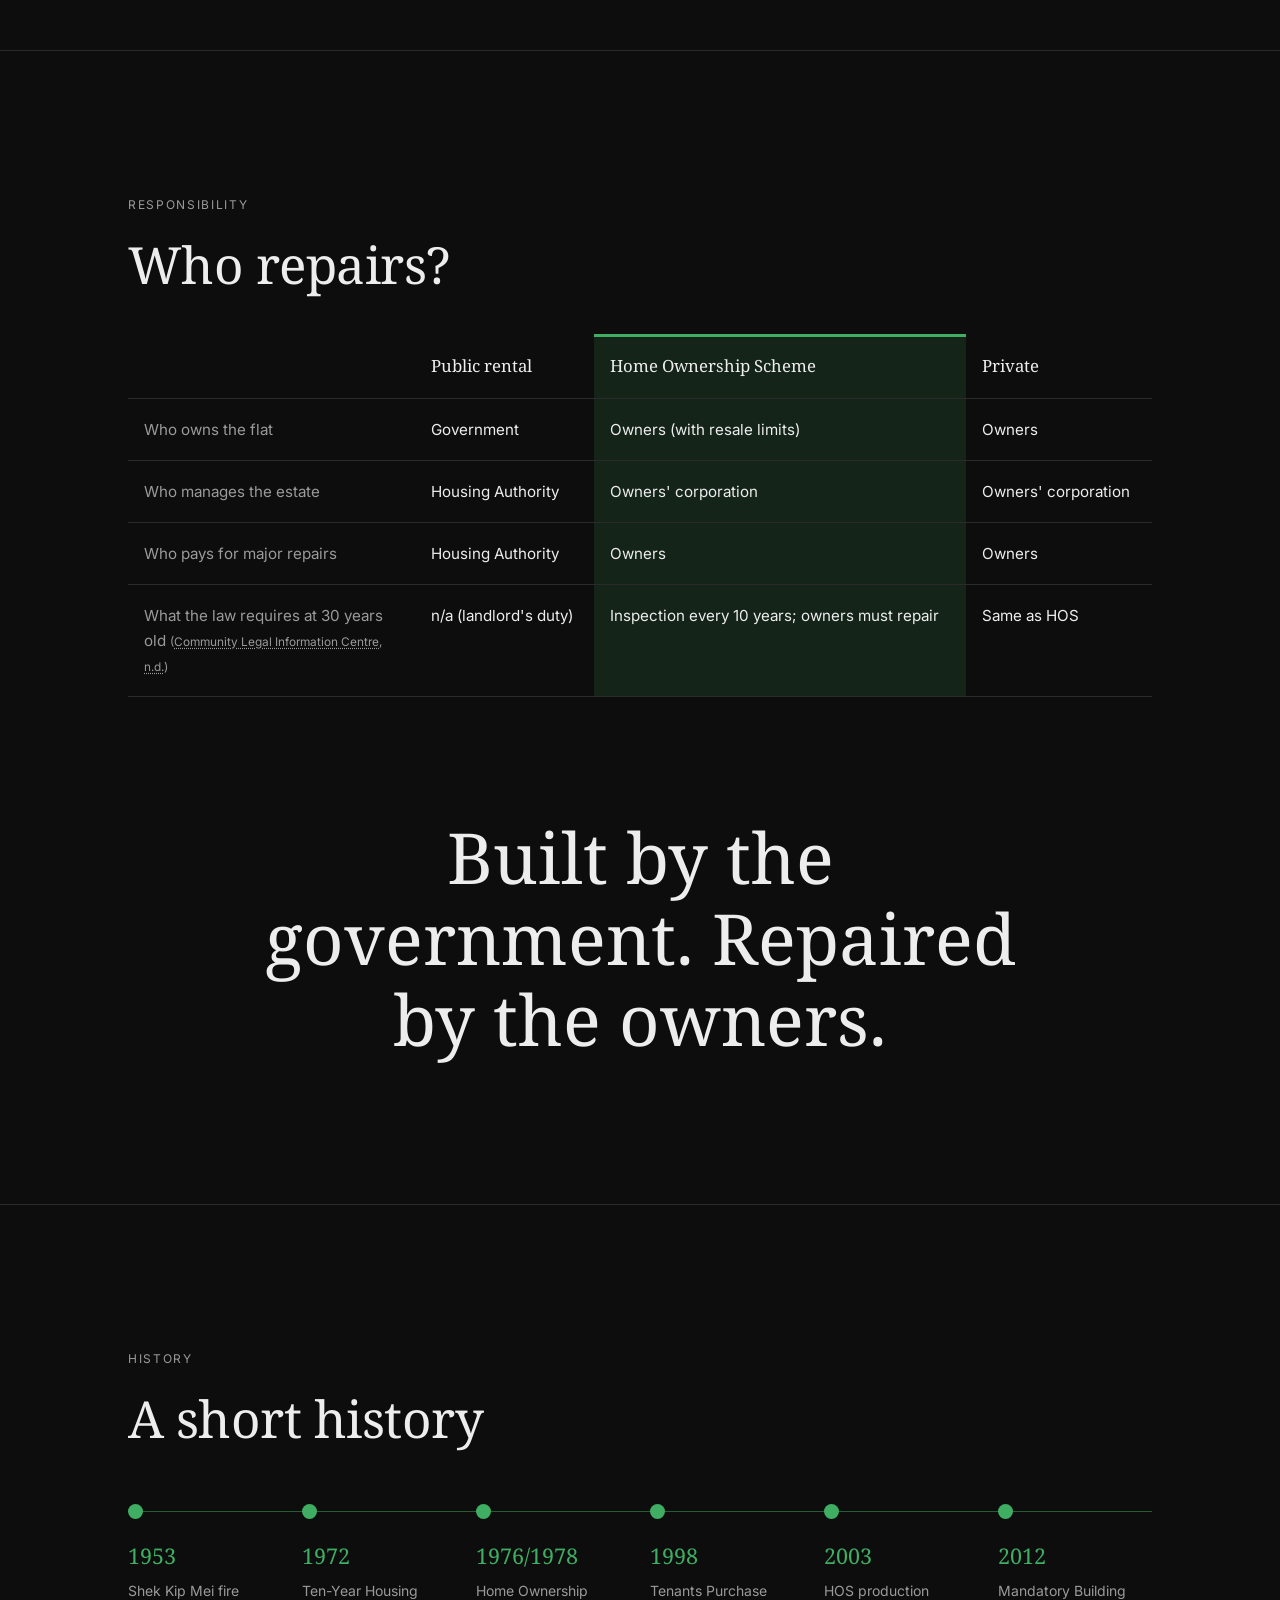
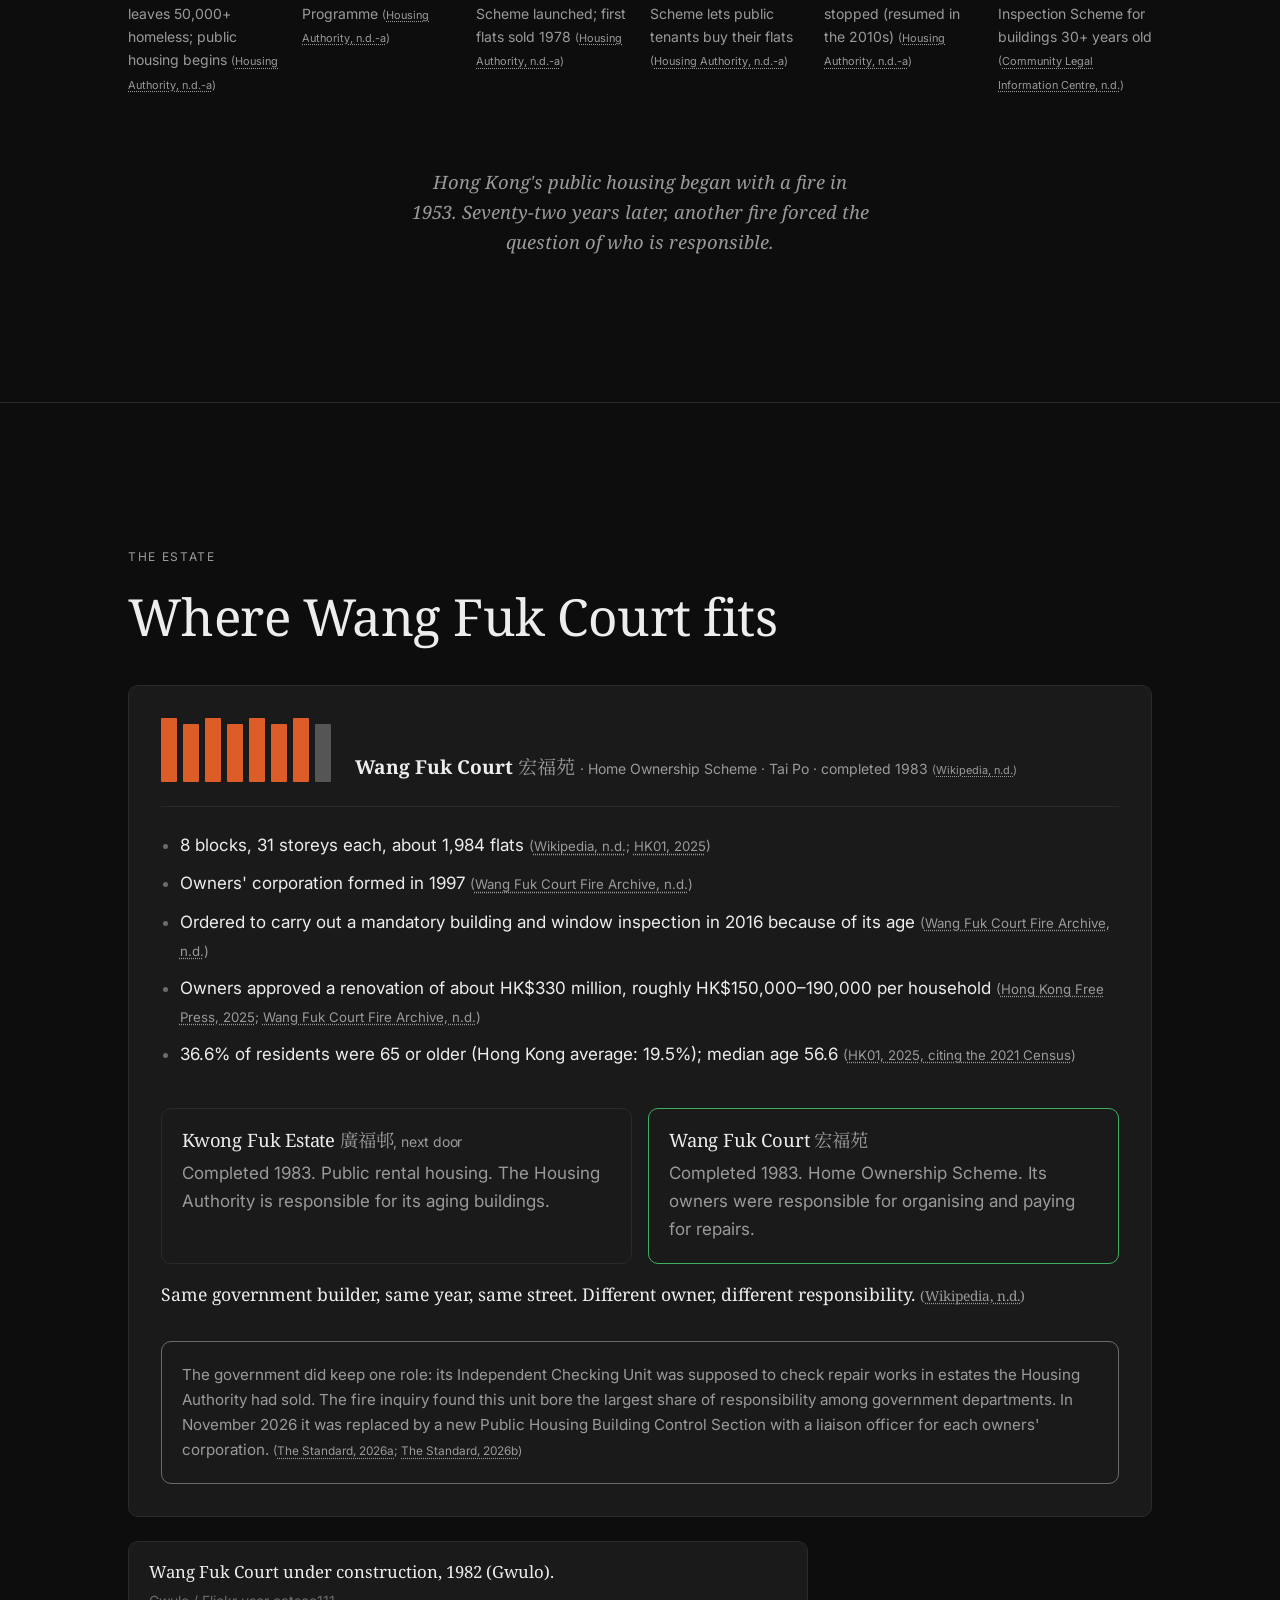
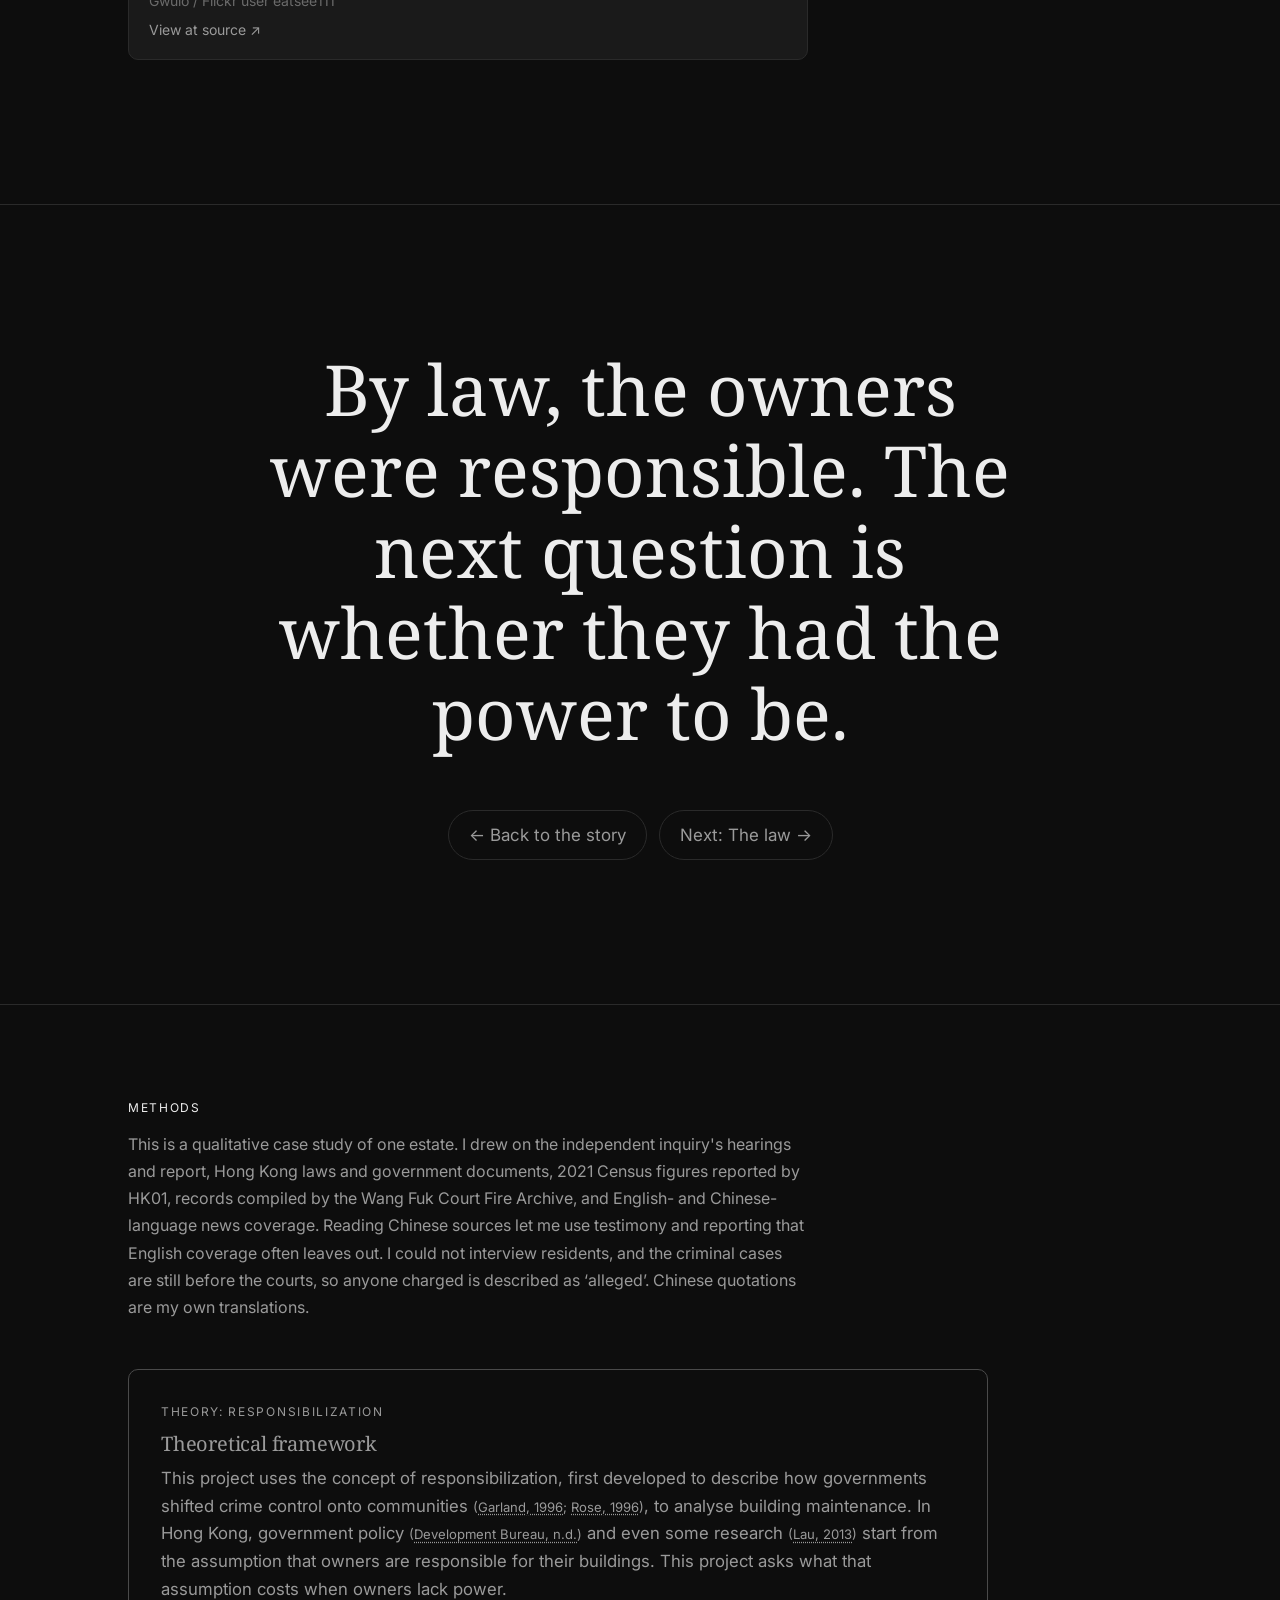
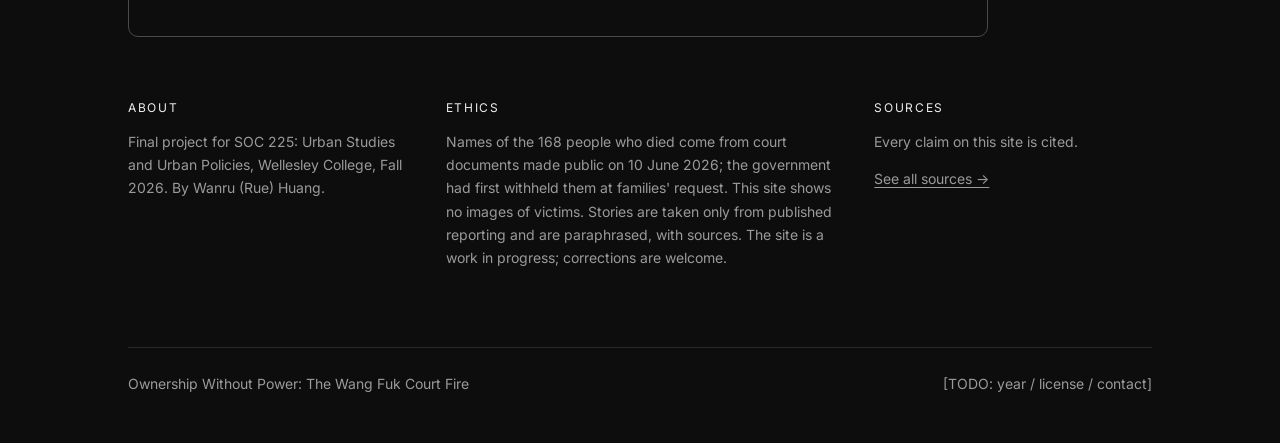
<file: wang-fuk-court/system/housing.html>
<!doctype html>
<html lang="en">
<head>
  <meta charset="utf-8">
  <meta name="viewport" content="width=device-width, initial-scale=1">
  <title>Who builds, who owns, who repairs · Housing system</title>
  <meta name="description" content="Nearly half of Hong Kong lives in housing the government built. But who repairs the building depends on whether you rent it or bought it.">
  <script>document.documentElement.classList.add('js');</script>

  <link rel="preconnect" href="https://fonts.googleapis.com">
  <link rel="preconnect" href="https://fonts.gstatic.com" crossorigin>
  <link href="https://fonts.googleapis.com/css2?family=Inter:wght@400;500;600&family=Noto+Sans+TC:wght@400;500&family=Noto+Serif:ital,wght@0,400;0,600;1,400&family=Noto+Serif+TC:wght@400;600&display=swap" rel="stylesheet">

  <!-- "../" because this page lives one folder down, in /system/ -->
  <link rel="stylesheet" href="../css/style.css">
</head>

<!-- All text, numbers and citations on this page live in js/housing-data.js.
     js/housing.js fills each <section> below from that data. -->
<body data-root="../" data-page="subpage">
  <a class="skip-link" href="#main">Skip to content</a>
  <div id="site-header"></div>

  <main id="main" class="housing">
    <noscript><p class="container">This page needs JavaScript to show its content.</p></noscript>

    <!-- 1. Hero -->
    <section id="hs-hero" class="page-hero" aria-labelledby="page-title"></section>

    <!-- 2. If Hong Kong were 100 people -->
    <section id="hs-people" class="section" aria-labelledby="people-title"></section>

    <!-- 3. Three housing systems -->
    <section id="hs-systems" class="section" aria-labelledby="systems-title"></section>

    <!-- 4. Who repairs? -->
    <section id="hs-repairs" class="section" aria-labelledby="repairs-title"></section>

    <!-- 5. A short history -->
    <section id="hs-history" class="section" aria-labelledby="history-title"></section>

    <!-- 6. Where Wang Fuk Court fits -->
    <!-- TODO: verify in a Housing Authority source that Kwong Fuk Estate is still fully public rental housing -->
    <section id="hs-wfc" class="section" aria-labelledby="wfc-title"></section>

    <!-- 7. End of page -->
    <section id="hs-end" class="section hs-end" aria-label="Conclusion"></section>
  </main>

  <div id="site-footer"></div>

  <!-- Order matters: data files first, then main.js (shared), then this page's data and script -->
  <script src="../js/memorial-data.js"></script>
  <script src="../js/data.js"></script>
  <script src="../js/citations.js"></script>
  <script src="../js/main.js"></script>
  <script src="../js/housing-data.js"></script>
  <script src="../js/housing.js"></script>
  <script src="../js/media-data.js"></script>
  <script src="../js/media.js"></script>
</body>
</html>
</file>
<file: style.css>
/* ── 字体 ── */
@import url('https://fonts.googleapis.com/css2?family=IM+Fell+English:ital@0;1&family=Inter:wght@300;400;500;600&display=swap');

* {
  margin: 0;
  padding: 0;
  box-sizing: border-box;
}

body {
  font-family: 'Inter', sans-serif;
  background-color: #ffffff;
  color: #111111;
  line-height: 1.6;
  min-height: 100vh;
}

/* ── 导航栏 ── */
nav {
  display: flex;
  justify-content: space-between;
  align-items: center;
  padding: 20px 40px;
  border-bottom: 1px solid #ddd;
  position: sticky;
  top: 0;
  background: #ffffff;
  z-index: 100;
}

.nav-name {
  font-family: 'IM Fell English', serif;
  font-size: 1rem;
  font-weight: 400;
  letter-spacing: 0.04em;
  color: #111;
}

nav ul {
  list-style: none;
  display: flex;
  gap: 40px;
}

nav a {
  text-decoration: none;
  color: #111;
  font-family: 'IM Fell English', serif;
  font-size: 0.78rem;
  font-weight: 400;
  letter-spacing: 0.1em;
  text-transform: uppercase;
  transition: opacity 0.2s;
}

nav a:hover {
  opacity: 0.4;
}

/* ── 主页 Hero ── */
.hero-new {
  display: grid;
  grid-template-columns: 160px 1fr 280px;
  height: calc(100vh - 65px);
  max-height: calc(100vh - 65px);
  overflow: hidden;
  border-bottom: 1px solid #ddd;
}

/* 左列 */
.hero-left {
  border-right: 1px solid #ddd;
  padding: 32px 20px 80px 20px;
  display: flex;
  flex-direction: column;
  justify-content: space-between;
  gap: 0;
}

.hero-meta {
  display: flex;
  flex-direction: column;
  gap: 6px;
}

.hero-meta span {
  font-family: 'IM Fell English', serif;
  font-size: 0.78rem;
  color: #999;
  letter-spacing: 0.02em;
}

.hero-social {
  display: flex;
  flex-direction: column;
  gap: 10px;
}

.hero-social a {
  font-size: 0.78rem;
  color: #111;
  font-family: 'IM Fell English', serif;
  text-decoration: none;
  letter-spacing: 0.04em;
  transition: opacity 0.2s;
}

.hero-social a:hover {
  opacity: 0.4;
}

/* 中间 */
.hero-center {
  display: flex;
  flex-direction: column;
  justify-content: space-between;
  gap: 0;
  padding: 32px 40px 80px 40px;
  border-right: 1px solid #ddd;
}

.big-name {
  font-family: 'IM Fell English', serif;
  font-weight: 400;
  line-height: 0.88;
  letter-spacing: -0.03em;
  display: flex;
  flex-direction: column;
}

.line-hi {
  font-size: 6.5rem;
  color: #111;
  animation: float 5s ease-in-out infinite;
}

.line-im {
  font-size: 6.5rem;
  color: #111;
  animation: float 5s ease-in-out infinite 0.3s;
  padding-left: 2rem;
}

.line-rue {
  font-size: 9.5rem;
  color: #111;
  animation: float 5s ease-in-out infinite 0.6s;
}

@keyframes float {
  0%   { transform: translateY(0px); }
  50%  { transform: translateY(-10px); }
  100% { transform: translateY(0px); }
}

.hero-bio {
  display: flex;
  flex-direction: column;
  gap: 12px;
  max-width: 460px;
  margin-top: -120px;
}

.hero-bio p {
  font-size: 0.85rem;
  color: #555;
  line-height: 1.8;
  font-weight: 300;
}

.bio-sub {
  color: #bbb !important;
  font-size: 0.78rem !important;
}

/* 右列：三张照片 */
.hero-right {
  display: flex;
  flex-direction: column;
  height: 100%;
}

.hero-img {
  width: 100%;
  flex: 1;
  object-fit: cover;
  object-position: center top;
  filter: grayscale(100%) contrast(108%);
  border-bottom: 1px solid #ddd;
  min-height: 0;
}

.hero-img:last-child {
  border-bottom: none;
}

/* Ticker */
.ticker-wrap {
  overflow: hidden;
  border-top: 1px solid #ddd;
  padding: 8px 0;
  background: #fff;
}

.ticker {
  display: flex;
  white-space: nowrap;
  animation: ticker 20s linear infinite;
}

.ticker span {
  font-size: 0.72rem;
  letter-spacing: 0.14em;
  color: #bbb;
  padding-right: 40px;
  font-family: 'IM Fell English', serif;
}

@keyframes ticker {
  0%   { transform: translateX(0); }
  100% { transform: translateX(-50%); }
}

/* ── 其他页面通用 ── */
.page-wrapper {
  max-width: 960px;
  margin: 100px auto;
  padding: 0 48px;
}

h2.section-title {
  font-family: 'IM Fell English', serif;
  font-size: 0.75rem;
  font-weight: 400;
  letter-spacing: 0.2em;
  text-transform: uppercase;
  color: #111;
  margin-bottom: 48px;
  display: flex;
  align-items: center;
  gap: 16px;
}

h2.section-title::after {
  content: '';
  flex: 1;
  height: 1px;
  background: #ddd;
}

.divider {
  border: none;
  border-top: 1px solid #eee;
  margin: 60px 0;
}

/* ── Project Cards ── */
.project-card {
  padding: 36px 0;
}

.project-header {
  display: flex;
  align-items: center;
  gap: 16px;
  margin-bottom: 14px;
}

.project-header h3 {
  font-family: 'IM Fell English', serif;
  font-size: 1.3rem;
  font-weight: 400;
  color: #111;
}

.project-tag {
  font-size: 0.68rem;
  font-weight: 500;
  letter-spacing: 0.1em;
  text-transform: uppercase;
  color: #111;
  border: 1px solid #111;
  padding: 2px 10px;
  border-radius: 0;
  opacity: 0.5;
}

.project-desc {
  font-size: 0.93rem;
  color: #777;
  font-weight: 300;
  max-width: 600px;
  line-height: 1.8;
  margin-bottom: 16px;
}

.project-link {
  font-size: 0.82rem;
  font-weight: 500;
  color: #111;
  text-decoration: none;
  letter-spacing: 0.06em;
  transition: opacity 0.2s;
}

.project-link:hover {
  opacity: 0.5;
}

/* ── Map ── */
.map-hint {
  font-size: 0.75rem;
  color: #bbb;
  letter-spacing: 0.06em;
  margin-bottom: 16px;
}

.map-container {
  width: 100%;
  height: 420px;
  margin-bottom: 60px;
  border: 1px solid #ddd;
  overflow: hidden;
  filter: grayscale(100%) contrast(1.05);
}

#world-map {
  width: 100%;
  height: 100%;
}

.custom-pin {
  background: none;
  border: none;
}

.pin-dot {
  width: 10px;
  height: 10px;
  background: #111;
  border-radius: 50%;
  border: 2px solid #fff;
  box-shadow: 0 0 0 1px #111;
  transition: transform 0.2s;
  cursor: pointer;
}

.pin-dot:hover {
  transform: scale(1.5);
}

.custom-popup .leaflet-popup-content-wrapper {
  background: #fff;
  border-radius: 0;
  box-shadow: 0 4px 24px rgba(0,0,0,0.1);
  border: 1px solid #ddd;
  padding: 0;
  color: #111;
}

.custom-popup .leaflet-popup-tip {
  background: #fff;
}

.map-popup {
  padding: 16px 20px;
  min-width: 200px;
}

.map-popup h4 {
  font-family: 'IM Fell English', serif;
  font-size: 0.95rem;
  font-weight: 400;
  margin-bottom: 12px;
  color: #111;
}

.popup-project {
  display: flex;
  flex-direction: column;
  margin-bottom: 10px;
}

.popup-project:last-child {
  margin-bottom: 0;
}

.popup-tag {
  font-size: 0.65rem;
  font-weight: 600;
  letter-spacing: 0.1em;
  text-transform: uppercase;
  color: #999;
  margin-bottom: 2px;
}

.popup-title {
  font-size: 0.8rem;
  color: #555;
  font-weight: 300;
  line-height: 1.4;
}

/* ── Exhibition Gallery ── */
.exhibit-gallery {
  display: grid;
  grid-template-columns: repeat(3, 1fr);
  gap: 12px;
  margin-top: 20px;
}

.exhibit-gallery img {
  width: 100%;
  aspect-ratio: 4/3;
  object-fit: cover;
  filter: grayscale(100%) contrast(110%);
  transition: filter 0.3s;
}

.exhibit-gallery img:hover {
  filter: grayscale(0%);
}

/* ── Fun Facts ── */
.fun-intro {
  font-size: 0.97rem;
  color: #777;
  font-weight: 300;
  line-height: 1.9;
  max-width: 640px;
  margin-bottom: 48px;
}

.tab-bar {
  display: flex;
  border-bottom: 1px solid #ddd;
  margin-bottom: 48px;
}

.tab-btn {
  background: none;
  border: none;
  border-bottom: 2px solid transparent;
  padding: 10px 24px;
  font-family: 'IM Fell English', serif;
  font-size: 0.85rem;
  font-weight: 400;
  letter-spacing: 0.06em;
  color: #bbb;
  cursor: pointer;
  margin-bottom: -1px;
  transition: all 0.2s;
}

.tab-btn.active {
  color: #111;
  border-bottom: 2px solid #111;
}

.tab-btn:hover {
  color: #111;
}

.tab-content {
  display: none;
}

.tab-content.active {
  display: block;
}

.coming-soon {
  color: #ccc;
  font-size: 0.88rem;
  font-weight: 300;
  font-style: italic;
  padding: 60px 0;
}

/* Music sections */
.music-section {
  margin-bottom: 60px;
}

.music-section-title {
  font-family: 'IM Fell English', serif;
  font-size: 1.2rem;
  font-weight: 400;
  color: #111;
  margin-bottom: 4px;
}

.music-section-sub {
  font-size: 0.78rem;
  color: #bbb;
  font-weight: 300;
  margin-bottom: 28px;
  letter-spacing: 0.04em;
}

/* Playlist */
.playlist {
  display: flex;
  flex-direction: column;
}

.playlist-row {
  display: flex;
  align-items: center;
  gap: 20px;
  padding: 14px 0;
  border-bottom: 1px solid #f0f0f0;
  transition: all 0.15s;
}

.playlist-row:hover {
  padding-left: 8px;
}

.pl-index {
  font-size: 0.7rem;
  color: #ccc;
  width: 24px;
  flex-shrink: 0;
  font-variant-numeric: tabular-nums;
}

.pl-info {
  display: flex;
  flex-direction: column;
  flex: 1;
}

.pl-song {
  font-size: 0.9rem;
  font-weight: 400;
  color: #111;
}

.pl-artist {
  font-size: 0.76rem;
  color: #bbb;
  font-weight: 300;
}

.pl-genre {
  font-size: 0.68rem;
  color: #ccc;
  letter-spacing: 0.08em;
  text-transform: uppercase;
  flex-shrink: 0;
}

/* Ruefork */
.ruefork-grid {
  display: grid;
  grid-template-columns: repeat(auto-fill, minmax(180px, 1fr));
  gap: 24px;
}

.album-card {
  display: flex;
  flex-direction: column;
  gap: 10px;
}

.album-cover {
  width: 100%;
  aspect-ratio: 1;
  object-fit: cover;
  filter: grayscale(100%) contrast(110%);
  transition: filter 0.3s;
}

.album-cover:hover {
  filter: grayscale(0%);
}

.placeholder-cover {
  background: #f0f0f0;
  width: 100%;
  aspect-ratio: 1;
}

.album-info {
  display: flex;
  flex-direction: column;
  gap: 2px;
}

.album-title {
  font-size: 0.85rem;
  font-weight: 500;
  color: #111;
}

.album-artist {
  font-size: 0.75rem;
  color: #bbb;
  font-weight: 300;
}

.album-rating {
  font-size: 0.65rem;
  font-weight: 600;
  letter-spacing: 0.1em;
  text-transform: uppercase;
  padding: 2px 8px;
  width: fit-content;
  margin-top: 4px;
}

.album-rating.love { background: #111; color: #fff; }
.album-rating.okay { background: #eee; color: #555; }
.album-rating.mid  { background: #f5f5f5; color: #aaa; }
.album-rating.ugh  { border: 1px solid #ddd; color: #ccc; }

.album-review {
  font-size: 0.76rem;
  color: #aaa;
  font-weight: 300;
  line-height: 1.6;
}

/* Practice Log */
.practice-log {
  display: flex;
  flex-direction: column;
}

.practice-entry {
  display: flex;
  gap: 32px;
  padding: 20px 0;
  border-bottom: 1px solid #f0f0f0;
}

.practice-date {
  font-size: 0.72rem;
  color: #ccc;
  width: 72px;
  flex-shrink: 0;
  padding-top: 2px;
}

.practice-body {
  display: flex;
  flex-direction: column;
  gap: 6px;
}

.practice-instrument {
  font-size: 0.72rem;
  font-weight: 600;
  letter-spacing: 0.1em;
  text-transform: uppercase;
  color: #111;
}

.practice-note {
  font-size: 0.88rem;
  color: #777;
  font-weight: 300;
  line-height: 1.7;
  max-width: 520px;
}
</file>
<file: website/style.css>
/* ── 字体 ── */
@import url('https://fonts.googleapis.com/css2?family=IM+Fell+English:ital@0;1&family=Inter:wght@300;400;500;600&display=swap');

* {
  margin: 0;
  padding: 0;
  box-sizing: border-box;
}

body {
  font-family: 'Inter', sans-serif;
  background-color: #ffffff;
  color: #111111;
  line-height: 1.6;
  min-height: 100vh;
}

/* ── 导航栏 ── */
nav {
  display: flex;
  justify-content: space-between;
  align-items: center;
  padding: 20px 40px;
  border-bottom: 1px solid #ddd;
  position: sticky;
  top: 0;
  background: #ffffff;
  z-index: 100;
}

.nav-name {
  font-family: 'IM Fell English', serif;
  font-size: 1rem;
  font-weight: 400;
  letter-spacing: 0.04em;
  color: #111;
}

nav ul {
  list-style: none;
  display: flex;
  gap: 40px;
}

nav a {
  text-decoration: none;
  color: #111;
  font-family: 'IM Fell English', serif;
  font-size: 0.78rem;
  font-weight: 400;
  letter-spacing: 0.1em;
  text-transform: uppercase;
  transition: opacity 0.2s;
}

nav a:hover {
  opacity: 0.4;
}

/* ── 主页 Hero ── */
.hero-new {
  display: grid;
  grid-template-columns: 160px 1fr 280px;
  height: calc(100vh - 65px);
  max-height: calc(100vh - 65px);
  overflow: hidden;
  border-bottom: 1px solid #ddd;
}

/* 左列 */
.hero-left {
  border-right: 1px solid #ddd;
  padding: 32px 20px 80px 20px;
  display: flex;
  flex-direction: column;
  justify-content: space-between;
  gap: 0;
}

.hero-meta {
  display: flex;
  flex-direction: column;
  gap: 6px;
}

.hero-meta span {
  font-family: 'IM Fell English', serif;
  font-size: 0.78rem;
  color: #999;
  letter-spacing: 0.02em;
}

.hero-social {
  display: flex;
  flex-direction: column;
  gap: 10px;
}

.hero-social a {
  font-size: 0.78rem;
  color: #111;
  font-family: 'IM Fell English', serif;
  text-decoration: none;
  letter-spacing: 0.04em;
  transition: opacity 0.2s;
}

.hero-social a:hover {
  opacity: 0.4;
}

/* 中间 */
.hero-center {
  display: flex;
  flex-direction: column;
  justify-content: space-between;
  gap: 0;
  padding: 32px 40px 80px 40px;
  border-right: 1px solid #ddd;
}

.big-name {
  font-family: 'IM Fell English', serif;
  font-weight: 400;
  line-height: 0.88;
  letter-spacing: -0.03em;
  display: flex;
  flex-direction: column;
}

.line-hi {
  font-size: 6.5rem;
  color: #111;
  animation: float 5s ease-in-out infinite;
}

.line-im {
  font-size: 6.5rem;
  color: #111;
  animation: float 5s ease-in-out infinite 0.3s;
  padding-left: 2rem;
}

.line-rue {
  font-size: 9.5rem;
  color: #111;
  animation: float 5s ease-in-out infinite 0.6s;
}

@keyframes float {
  0%   { transform: translateY(0px); }
  50%  { transform: translateY(-10px); }
  100% { transform: translateY(0px); }
}

.hero-bio {
  display: flex;
  flex-direction: column;
  gap: 12px;
  max-width: 460px;
  margin-top: -120px;
}

.hero-bio p {
  font-size: 0.85rem;
  color: #555;
  line-height: 1.8;
  font-weight: 300;
}

.bio-sub {
  color: #bbb !important;
  font-size: 0.78rem !important;
}

/* 右列：三张照片 */
.hero-right {
  display: flex;
  flex-direction: column;
  height: 100%;
}

.hero-img {
  width: 100%;
  flex: 1;
  object-fit: cover;
  object-position: center top;
  filter: grayscale(100%) contrast(108%);
  border-bottom: 1px solid #ddd;
  min-height: 0;
}

.hero-img:last-child {
  border-bottom: none;
}

/* Ticker */
.ticker-wrap {
  overflow: hidden;
  border-top: 1px solid #ddd;
  padding: 8px 0;
  background: #fff;
}

.ticker {
  display: flex;
  white-space: nowrap;
  animation: ticker 20s linear infinite;
}

.ticker span {
  font-size: 0.72rem;
  letter-spacing: 0.14em;
  color: #bbb;
  padding-right: 40px;
  font-family: 'IM Fell English', serif;
}

@keyframes ticker {
  0%   { transform: translateX(0); }
  100% { transform: translateX(-50%); }
}

/* ── 其他页面通用 ── */
.page-wrapper {
  max-width: 960px;
  margin: 100px auto;
  padding: 0 48px;
}

h2.section-title {
  font-family: 'IM Fell English', serif;
  font-size: 0.75rem;
  font-weight: 400;
  letter-spacing: 0.2em;
  text-transform: uppercase;
  color: #111;
  margin-bottom: 48px;
  display: flex;
  align-items: center;
  gap: 16px;
}

h2.section-title::after {
  content: '';
  flex: 1;
  height: 1px;
  background: #ddd;
}

.divider {
  border: none;
  border-top: 1px solid #eee;
  margin: 60px 0;
}

/* ── Project Cards ── */
.project-card {
  padding: 36px 0;
}

.project-header {
  display: flex;
  align-items: center;
  gap: 16px;
  margin-bottom: 14px;
}

.project-header h3 {
  font-family: 'IM Fell English', serif;
  font-size: 1.3rem;
  font-weight: 400;
  color: #111;
}

.project-tag {
  font-size: 0.68rem;
  font-weight: 500;
  letter-spacing: 0.1em;
  text-transform: uppercase;
  color: #111;
  border: 1px solid #111;
  padding: 2px 10px;
  border-radius: 0;
  opacity: 0.5;
}

.project-desc {
  font-size: 0.93rem;
  color: #777;
  font-weight: 300;
  max-width: 600px;
  line-height: 1.8;
  margin-bottom: 16px;
}

.project-link {
  font-size: 0.82rem;
  font-weight: 500;
  color: #111;
  text-decoration: none;
  letter-spacing: 0.06em;
  transition: opacity 0.2s;
}

.project-link:hover {
  opacity: 0.5;
}

/* ── Map ── */
.map-hint {
  font-size: 0.75rem;
  color: #bbb;
  letter-spacing: 0.06em;
  margin-bottom: 16px;
}

.map-container {
  width: 100%;
  height: 420px;
  margin-bottom: 60px;
  border: 1px solid #ddd;
  overflow: hidden;
  filter: grayscale(100%) contrast(1.05);
}

#world-map {
  width: 100%;
  height: 100%;
}

.custom-pin {
  background: none;
  border: none;
}

.pin-dot {
  width: 10px;
  height: 10px;
  background: #111;
  border-radius: 50%;
  border: 2px solid #fff;
  box-shadow: 0 0 0 1px #111;
  transition: transform 0.2s;
  cursor: pointer;
}

.pin-dot:hover {
  transform: scale(1.5);
}

.custom-popup .leaflet-popup-content-wrapper {
  background: #fff;
  border-radius: 0;
  box-shadow: 0 4px 24px rgba(0,0,0,0.1);
  border: 1px solid #ddd;
  padding: 0;
  color: #111;
}

.custom-popup .leaflet-popup-tip {
  background: #fff;
}

.map-popup {
  padding: 16px 20px;
  min-width: 200px;
}

.map-popup h4 {
  font-family: 'IM Fell English', serif;
  font-size: 0.95rem;
  font-weight: 400;
  margin-bottom: 12px;
  color: #111;
}

.popup-project {
  display: flex;
  flex-direction: column;
  margin-bottom: 10px;
}

.popup-project:last-child {
  margin-bottom: 0;
}

.popup-tag {
  font-size: 0.65rem;
  font-weight: 600;
  letter-spacing: 0.1em;
  text-transform: uppercase;
  color: #999;
  margin-bottom: 2px;
}

.popup-title {
  font-size: 0.8rem;
  color: #555;
  font-weight: 300;
  line-height: 1.4;
}

/* ── Exhibition Gallery ── */
.exhibit-gallery {
  display: grid;
  grid-template-columns: repeat(3, 1fr);
  gap: 12px;
  margin-top: 20px;
}

.exhibit-gallery img {
  width: 100%;
  aspect-ratio: 4/3;
  object-fit: cover;
  filter: grayscale(100%) contrast(110%);
  transition: filter 0.3s;
}

.exhibit-gallery img:hover {
  filter: grayscale(0%);
}

/* ── Fun Facts ── */
.fun-intro {
  font-size: 0.97rem;
  color: #777;
  font-weight: 300;
  line-height: 1.9;
  max-width: 640px;
  margin-bottom: 48px;
}

.tab-bar {
  display: flex;
  border-bottom: 1px solid #ddd;
  margin-bottom: 48px;
}

.tab-btn {
  background: none;
  border: none;
  border-bottom: 2px solid transparent;
  padding: 10px 24px;
  font-family: 'IM Fell English', serif;
  font-size: 0.85rem;
  font-weight: 400;
  letter-spacing: 0.06em;
  color: #bbb;
  cursor: pointer;
  margin-bottom: -1px;
  transition: all 0.2s;
}

.tab-btn.active {
  color: #111;
  border-bottom: 2px solid #111;
}

.tab-btn:hover {
  color: #111;
}

.tab-content {
  display: none;
}

.tab-content.active {
  display: block;
}

.coming-soon {
  color: #ccc;
  font-size: 0.88rem;
  font-weight: 300;
  font-style: italic;
  padding: 60px 0;
}

/* Music sections */
.music-section {
  margin-bottom: 60px;
}

.music-section-title {
  font-family: 'IM Fell English', serif;
  font-size: 1.2rem;
  font-weight: 400;
  color: #111;
  margin-bottom: 4px;
}

.music-section-sub {
  font-size: 0.78rem;
  color: #bbb;
  font-weight: 300;
  margin-bottom: 28px;
  letter-spacing: 0.04em;
}

/* Playlist */
.playlist {
  display: flex;
  flex-direction: column;
}

.playlist-row {
  display: flex;
  align-items: center;
  gap: 20px;
  padding: 14px 0;
  border-bottom: 1px solid #f0f0f0;
  transition: all 0.15s;
}

.playlist-row:hover {
  padding-left: 8px;
}

.pl-index {
  font-size: 0.7rem;
  color: #ccc;
  width: 24px;
  flex-shrink: 0;
  font-variant-numeric: tabular-nums;
}

.pl-info {
  display: flex;
  flex-direction: column;
  flex: 1;
}

.pl-song {
  font-size: 0.9rem;
  font-weight: 400;
  color: #111;
}

.pl-artist {
  font-size: 0.76rem;
  color: #bbb;
  font-weight: 300;
}

.pl-genre {
  font-size: 0.68rem;
  color: #ccc;
  letter-spacing: 0.08em;
  text-transform: uppercase;
  flex-shrink: 0;
}

/* Ruefork */
.ruefork-grid {
  display: grid;
  grid-template-columns: repeat(auto-fill, minmax(180px, 1fr));
  gap: 24px;
}

.album-card {
  display: flex;
  flex-direction: column;
  gap: 10px;
}

.album-cover {
  width: 100%;
  aspect-ratio: 1;
  object-fit: cover;
  filter: grayscale(100%) contrast(110%);
  transition: filter 0.3s;
}

.album-cover:hover {
  filter: grayscale(0%);
}

.placeholder-cover {
  background: #f0f0f0;
  width: 100%;
  aspect-ratio: 1;
}

.album-info {
  display: flex;
  flex-direction: column;
  gap: 2px;
}

.album-title {
  font-size: 0.85rem;
  font-weight: 500;
  color: #111;
}

.album-artist {
  font-size: 0.75rem;
  color: #bbb;
  font-weight: 300;
}

.album-rating {
  font-size: 0.65rem;
  font-weight: 600;
  letter-spacing: 0.1em;
  text-transform: uppercase;
  padding: 2px 8px;
  width: fit-content;
  margin-top: 4px;
}

.album-rating.love { background: #111; color: #fff; }
.album-rating.okay { background: #eee; color: #555; }
.album-rating.mid  { background: #f5f5f5; color: #aaa; }
.album-rating.ugh  { border: 1px solid #ddd; color: #ccc; }

.album-review {
  font-size: 0.76rem;
  color: #aaa;
  font-weight: 300;
  line-height: 1.6;
}

/* Practice Log */
.practice-log {
  display: flex;
  flex-direction: column;
}

.practice-entry {
  display: flex;
  gap: 32px;
  padding: 20px 0;
  border-bottom: 1px solid #f0f0f0;
}

.practice-date {
  font-size: 0.72rem;
  color: #ccc;
  width: 72px;
  flex-shrink: 0;
  padding-top: 2px;
}

.practice-body {
  display: flex;
  flex-direction: column;
  gap: 6px;
}

.practice-instrument {
  font-size: 0.72rem;
  font-weight: 600;
  letter-spacing: 0.1em;
  text-transform: uppercase;
  color: #111;
}

.practice-note {
  font-size: 0.88rem;
  color: #777;
  font-weight: 300;
  line-height: 1.7;
  max-width: 520px;
}
</file>
<file: wang-fuk-court/css/style.css>
/* =====================================================================
   Ownership Without Power: The Wang Fuk Court Fire
   Shared stylesheet for every page.

   HOW THIS FILE IS ORGANIZED
   1. Design tokens (colors, fonts, sizes)  <- edit these first
   2. Base / reset
   3. Layout helpers
   4. Global elements: header, 168 button, tower progress, footer
   5. Memorial overlay
   6. index.html sections (hero → proposal), in page order
   7. Subpages + sources page
   8. Responsive + reduced motion

   COLOR RULE (keep this meaning everywhere):
   --ember    (orange) = ONLY what went wrong: deaths, failures, key numbers
   --scaffold (green)  = ONLY structure / system / the building
   ===================================================================== */


/* ---------------------------------------------------------------------
   1. DESIGN TOKENS
   --------------------------------------------------------------------- */
:root {
  /* Surfaces */
  --bg: #0d0d0d;          /* page background (near-black) */
  --card: #1a1a1a;        /* cards, panels */
  --border: #2a2a2a;      /* hairlines, card borders */

  /* Text */
  --text: #ededed;        /* main text */
  --text-2: #9a9a9a;      /* secondary text, captions, labels */
  --text-3: #6b6b6b;      /* tertiary: "After" timeline nodes, disabled */

  /* Meaningful accents */
  --ember: #ff6a2b;                       /* failure / loss */
  --ember-soft: rgba(255, 106, 43, 0.14); /* tinted backgrounds for failures */
  --scaffold: #3fae63;                    /* system / structure / building */
  --scaffold-soft: rgba(63, 174, 99, 0.14);

  /* Memorial (deliberately NO orange: quiet and respectful) */
  --memorial-on: #d9d9d9;   /* squares with data */
  --memorial-off: #5a5a5a;  /* squares without data ("Remembered") */

  /* Fonts (loaded from Google Fonts in each page's <head>) */
  --font-serif: "Noto Serif", "Noto Serif TC", Georgia, serif;
  --font-sans: "Inter", "Noto Sans TC", system-ui, -apple-system, sans-serif;

  /* Type scale: clamp(min, fluid, max) so sizes shrink on phones */
  --fs-hero: clamp(2.6rem, 7vw, 6rem);
  --fs-statement: clamp(2rem, 5.5vw, 4.5rem);
  --fs-question: clamp(1.6rem, 3.2vw, 2.6rem);   /* hero question + #fire statements */
  --fs-h2: clamp(2rem, 4vw, 3.25rem);
  --fs-h3: clamp(1.25rem, 2vw, 1.6rem);
  --fs-body: 1.0625rem;
  --fs-small: 0.875rem;
  --fs-label: 0.75rem;

  /* Spacing + shape */
  --gutter: clamp(16px, 4vw, 48px);   /* side padding (16px on phones) */
  --section-pad: clamp(96px, 16vh, 200px);
  --max-w: 1120px;                    /* content width */
  --max-w-text: 680px;                /* comfortable reading width */
  --radius: 10px;
  --header-h: 64px;

  /* Motion */
  --ease: cubic-bezier(0.22, 1, 0.36, 1);
  --dur: 600ms;
}


/* ---------------------------------------------------------------------
   2. BASE / RESET
   --------------------------------------------------------------------- */
*, *::before, *::after { box-sizing: border-box; }

html { scroll-behavior: smooth; scroll-padding-top: var(--header-h); }

body {
  margin: 0;
  background: var(--bg);
  color: var(--text);
  font-family: var(--font-sans);
  font-size: var(--fs-body);
  line-height: 1.65;
  -webkit-font-smoothing: antialiased;
  overflow-x: hidden;
}

h1, h2, h3, h4 {
  font-family: var(--font-serif);
  font-weight: 400;
  line-height: 1.15;
  margin: 0 0 0.5em;
  letter-spacing: -0.01em;
}

p { margin: 0 0 1em; }
a { color: inherit; text-underline-offset: 3px; }
a:hover { color: var(--text); }
img, svg, video, iframe { display: block; max-width: 100%; }
figure { margin: 0; }   /* browsers add 40px side margins by default */
button { font: inherit; color: inherit; cursor: pointer; }

/* Visible keyboard focus everywhere */
:focus-visible { outline: 2px solid var(--text); outline-offset: 3px; }

/* Hidden but readable by screen readers */
.sr-only {
  position: absolute; width: 1px; height: 1px; overflow: hidden;
  clip: rect(0 0 0 0); white-space: nowrap;
}

/* "Skip to content" link: appears only when focused with keyboard */
.skip-link {
  position: absolute; left: 16px; top: -100px; z-index: 1000;
  background: var(--text); color: var(--bg); padding: 8px 14px; border-radius: 6px;
}
.skip-link:focus { top: 12px; }

/* Text color helpers tied to meaning */
.ember { color: var(--ember); }
.scaffold { color: var(--scaffold); }
.muted { color: var(--text-2); }


/* ---------------------------------------------------------------------
   3. LAYOUT HELPERS
   --------------------------------------------------------------------- */
.container { max-width: var(--max-w); margin: 0 auto; padding: 0 var(--gutter); }
.container--text { max-width: calc(var(--max-w-text) + 2 * var(--gutter)); }

.section { padding: var(--section-pad) 0; border-top: 1px solid var(--border); }

/* Small uppercase label above headings, Senseable-style */
.eyebrow {
  display: block;
  font-family: var(--font-sans);
  font-size: var(--fs-label);
  letter-spacing: 0.14em;
  text-transform: uppercase;
  color: var(--text-2);
  margin-bottom: 1.25rem;
}

.section-title { font-size: var(--fs-h2); margin-bottom: 1.5rem; }
.lede { font-size: 1.25rem; color: var(--text-2); max-width: var(--max-w-text); }

/* Dashed box used wherever an image / video / chart will go later */
.placeholder {
  display: grid; place-items: center; text-align: center;
  min-height: 220px; padding: 24px;
  border: 1px dashed var(--border); border-radius: var(--radius);
  background: repeating-linear-gradient(45deg, transparent 0 12px, rgba(255,255,255,0.015) 12px 24px);
  color: var(--text-2); font-size: var(--fs-small);
}

/* Pill buttons (selectors / filters / toggles) */
.pills { display: flex; flex-wrap: wrap; gap: 10px; margin-bottom: 2rem; }
.pill {
  border: 1px solid var(--border);
  background: transparent;
  color: var(--text-2);
  border-radius: 999px;
  padding: 8px 18px;
  font-size: var(--fs-small);
  letter-spacing: 0.02em;
  transition: background 200ms, color 200ms, border-color 200ms;
}
.pill:hover { border-color: var(--text-2); color: var(--text); }
/* Neutral active state (white): for filters that are not about failure */
.pill[aria-pressed="true"] { background: var(--text); color: var(--bg); border-color: var(--text); }
/* Failure-layer active state (orange): used by the "Who failed" toggles */
.pill--ember[aria-pressed="true"] { background: var(--ember); border-color: var(--ember); color: var(--bg); }

.card {
  background: var(--card);
  border: 1px solid var(--border);
  border-radius: var(--radius);
  padding: clamp(20px, 3vw, 32px);
}


/* ---------------------------------------------------------------------
   4. GLOBAL ELEMENTS
   --------------------------------------------------------------------- */

/* --- Header (injected by main.js into <div id="site-header">) --- */
.site-header {
  position: fixed; inset: 0 0 auto 0; z-index: 100;
  height: var(--header-h);
  display: flex; align-items: center; gap: 24px;
  padding: 0 var(--gutter);
  /* fades from black so it never covers text harshly */
  background: linear-gradient(to bottom, rgba(13,13,13,0.92), rgba(13,13,13,0));
  transition: background 300ms, opacity 500ms var(--ease);
}
.site-header.is-scrolled { background: rgba(13,13,13,0.92); backdrop-filter: blur(8px); border-bottom: 1px solid var(--border); }

.site-title {
  font-family: var(--font-serif);
  font-size: 1rem;
  text-decoration: none;
  white-space: nowrap; overflow: hidden; text-overflow: ellipsis;
}
.site-nav { margin-left: auto; margin-right: 76px; /* room for the 168 button */ }
.site-nav ul { list-style: none; margin: 0; padding: 0; display: flex; gap: 20px; }
.site-nav a {
  font-size: var(--fs-small); color: var(--text-2); text-decoration: none; letter-spacing: 0.04em; white-space: nowrap;
}
.site-nav a:hover, .site-nav a[aria-current] { color: var(--text); }
/* the part you are reading (set by main.js on index.html) */
.site-nav a[aria-current="location"] { text-decoration: underline; text-underline-offset: 6px; text-decoration-color: var(--text-2); }

/* "Menu" button: only below 1080px (see section 8) */
.nav-toggle {
  display: none; margin-left: auto; margin-right: 76px;
  height: 36px; padding: 0 14px; border-radius: 999px;
  background: transparent; border: 1px solid var(--border); font-size: var(--fs-small);
}
.nav-toggle[aria-expanded="true"] { border-color: var(--text-2); }

/* --- The "168" memorial button: fixed top-right, ember orange --- */
.btn-168 {
  position: fixed; top: 12px; right: var(--gutter); z-index: 110;
  height: 40px; min-width: 60px; padding: 0 14px;
  border: 1px solid var(--ember); border-radius: 999px;
  background: var(--ember); color: var(--bg);
  font-family: var(--font-serif); font-size: 1.05rem; font-weight: 600;
  transition: transform 200ms var(--ease), box-shadow 200ms, height 300ms var(--ease), min-width 300ms var(--ease), font-size 300ms var(--ease), padding 300ms var(--ease);
}
.btn-168:hover { transform: scale(1.05); box-shadow: 0 0 24px rgba(255,106,43,0.45); }

/* --- On the index hero (body.on-hero, set by main.js): only the question shows.
   The nav fades in after the hero; keyboard focus still reveals it. --- */
.on-hero .site-header:not(:focus-within):not(.nav-open) { opacity: 0; pointer-events: none; }
.on-hero .tower-progress { opacity: 0; transition-duration: 0s; }   /* hide at once (no flash on load), fade back in */
.tower-progress { transition: opacity 500ms var(--ease); }
.on-hero .btn-168 { height: 28px; min-width: 44px; padding: 0 10px; font-size: 0.8rem; }

/* --- Tower progress indicator (index.html only) ---
   31 floors stacked bottom→top. main.js adds .is-filled as you scroll.
   It represents the building, so it uses scaffold green. */
.tower-progress {
  position: fixed; left: 14px; top: 50%; transform: translateY(-50%); z-index: 90;
  display: flex; flex-direction: column-reverse; gap: 2px;
  width: 10px;
  pointer-events: none;
}
.tower-progress .floor {
  height: 6px; border: 1px solid var(--border); border-radius: 1px;
  background: transparent; transition: background 200ms;
}
.tower-progress .floor.is-filled { background: var(--scaffold); border-color: var(--scaffold); }

/* --- Footer (injected by main.js into <div id="site-footer">) --- */
.site-footer { border-top: 1px solid var(--border); padding: 96px 0 48px; color: var(--text-2); font-size: var(--fs-small); }
.footer-grid { display: grid; grid-template-columns: repeat(4, 1fr); gap: 40px; }
.footer-grid--3 { grid-template-columns: 1fr 1.4fr 1fr; }
.footer-methods { max-width: var(--max-w-text); }
.footer-methods p { color: var(--text-2); font-size: 1rem; line-height: 1.7; }
.footer-grid h2, .footer-methods h2 {
  font-family: var(--font-sans); font-size: var(--fs-label);
  letter-spacing: 0.14em; text-transform: uppercase; color: var(--text); margin-bottom: 1rem;
}
.footer-bottom { margin-top: 64px; padding-top: 24px; border-top: 1px solid var(--border); display: flex; justify-content: space-between; gap: 16px; flex-wrap: wrap; }

/* "Back to the story" link on subpages */
.back-link {
  display: inline-flex; align-items: center; gap: 10px;
  text-decoration: none; color: var(--text-2);
  border: 1px solid var(--border); border-radius: 999px; padding: 10px 20px;
}
.back-link:hover { color: var(--text); border-color: var(--text-2); }


/* ---------------------------------------------------------------------
   5. MEMORIAL OVERLAY (opened by the 168 button)
   Quiet palette only: whites and greys. NEVER use --ember in here.
   --------------------------------------------------------------------- */
.memorial {
  position: fixed; inset: 0; z-index: 500;
  background: #080808;   /* solid, so the page behind doesn't show through */
  overflow-y: auto;
  padding: 96px var(--gutter) 64px;
}
.memorial[hidden] { display: none; }

.memorial__inner { max-width: 900px; margin: 0 auto; text-align: center; }
.memorial__title { font-size: var(--fs-h2); }
.memorial__intro { font-family: var(--font-serif); font-size: 1.2rem; max-width: 560px; margin: 0 auto 0.5rem; }
.memorial__credit { color: var(--text-2); font-size: var(--fs-small); margin: 0 auto 40px; }
.memorial__credit a, .memorial a { color: var(--text); }

.memorial__close {
  position: fixed; top: 16px; right: var(--gutter); z-index: 2;
  width: 44px; height: 44px; border-radius: 50%;
  border: 1px solid var(--border); background: var(--card); font-size: 1.4rem; line-height: 1;
}

/* 168 squares: 14 columns x 12 rows on desktop (12 x 14 on phones) */
.memorial__grid {
  display: grid; grid-template-columns: repeat(14, 1fr); gap: 6px;
  max-width: 640px; margin: 0 auto;
}
.memorial__sq {
  position: relative;
  aspect-ratio: 1; border: 0; border-radius: 2px; padding: 0;
  background: var(--memorial-off);
  transition: background 200ms, transform 200ms;
}
/* Has a story: a subtle white outline */
.memorial__sq.has-story { box-shadow: inset 0 0 0 1.5px rgba(255, 255, 255, 0.75); }
/* The list number appears on hover / keyboard focus */
.memorial__sq::after {
  content: attr(data-n);
  position: absolute; inset: 0; display: grid; place-items: center;
  font-size: 10px; font-family: var(--font-sans); color: var(--bg);
  opacity: 0; transition: opacity 150ms;
}
.memorial__sq:hover, .memorial__sq:focus-visible { background: var(--memorial-on); transform: scale(1.15); z-index: 1; }
.memorial__sq:hover::after, .memorial__sq:focus-visible::after { opacity: 1; }
.memorial__sq[aria-expanded="true"] { background: #ffffff; outline: 2px solid #ffffff; outline-offset: 2px; }
.memorial__sq[aria-expanded="true"]::after { opacity: 1; }

.memorial__note { max-width: 560px; margin: 24px auto 0; font-size: var(--fs-small); color: var(--text-2); }
.memorial__legend { margin-top: 20px; font-size: var(--fs-small); color: var(--text-2); display: flex; align-items: center; justify-content: center; gap: 8px; }
.memorial__legend-sq { width: 12px; height: 12px; border-radius: 2px; background: var(--memorial-off); box-shadow: inset 0 0 0 1.5px rgba(255,255,255,0.75); }

/* The card that opens when a square is clicked */
.memorial__card {
  position: fixed; left: 50%; bottom: 24px; transform: translateX(-50%); z-index: 3;
  width: min(460px, calc(100vw - 32px));
  max-height: min(70vh, 560px); overflow-y: auto;
  text-align: left;
  background: var(--card); border: 1px solid var(--border); border-radius: var(--radius);
  padding: 24px; box-shadow: 0 20px 60px rgba(0,0,0,0.7);
}
.memorial__card[hidden] { display: none; }
.memorial__card h3 { font-size: 1.35rem; margin: 0 32px 0.25rem 0; }
.memorial__card h3:focus { outline: none; }
/* Chinese name: below the English name, Chinese serif, smaller, grey */
.memorial__card-zh {
  display: block; margin-top: 4px;
  font-family: "Noto Serif TC", var(--font-serif);
  font-size: 0.82em; color: var(--text-2);
}
.memorial__card-n { margin: 0; font-size: var(--fs-label); letter-spacing: 0.12em; color: var(--text-2); }
.memorial__remembered { color: var(--text-2); font-family: var(--font-serif); font-style: italic; margin: 8px 0 0; }
.memorial__card-story { margin-top: 16px; padding-top: 16px; border-top: 1px solid var(--border); }
.memorial__card-close { position: absolute; top: 10px; right: 12px; background: none; border: 0; color: var(--text-2); font-size: 1.3rem; width: 32px; height: 32px; }

/* Story content (shared by the card and the "Their stories" list) */
.story__title { font-size: 1.1rem; margin-bottom: 0.5rem; }
.story__meta { margin: 0 0 12px; display: grid; grid-template-columns: auto 1fr; gap: 4px 16px; font-size: var(--fs-small); }
.story__meta dt { color: var(--text-2); }
.story__meta dd { margin: 0; }
.story__text { font-size: 0.95rem; line-height: 1.6; }
.story__sources { list-style: none; padding: 0; margin: 0; display: flex; flex-wrap: wrap; gap: 6px 16px; font-size: var(--fs-small); }
.story__sources a { color: var(--text-2); }
.story__sources a:hover { color: var(--text); }

/* "Their stories" list below the grid */
.memorial__stories { margin-top: 96px; text-align: left; }
.memorial__stories > h3 { font-size: var(--fs-h3); text-align: center; margin-bottom: 32px; }
.memorial__story-list { display: grid; grid-template-columns: repeat(2, 1fr); gap: 16px; }
.story-card { background: var(--card); border: 1px solid var(--border); border-radius: var(--radius); padding: 24px; }

body.no-scroll { overflow: hidden; }


/* ---------------------------------------------------------------------
   6. INDEX.HTML SECTIONS
   --------------------------------------------------------------------- */

/* --- 6.1 HERO: the research question only, on plain near-black --- */
.hero {
  position: relative; min-height: 100vh; min-height: 100svh;
  display: grid; place-items: center;
  padding: 0 var(--gutter);
  background: var(--bg);
  text-align: center;
}
.hero__question {
  max-width: 22ch; margin: 0 auto;
  font-family: var(--font-serif); font-size: var(--fs-question); font-weight: 400; font-style: normal;
  line-height: 1.35; color: var(--text);
}

/* Scroll cue: one small grey chevron, no text */
.scroll-cue {
  position: absolute; left: 50%; bottom: 24px; transform: translateX(-50%);
  display: grid; place-items: center; width: 44px; height: 44px;
  color: var(--text-3); text-decoration: none;
  animation: cue 2.4s var(--ease) infinite;
}
.scroll-cue:hover, .scroll-cue:focus-visible { color: var(--text-2); }
@keyframes cue { 0%, 100% { transform: translate(-50%, 0); } 50% { transform: translate(-50%, 6px); } }

/* --- 6.2 STATEMENTS: one line per full screen, same type as the hero --- */
.statement {
  min-height: 100vh; min-height: 100svh;
  display: grid; place-items: center;
  padding: 0 var(--gutter); text-align: center;
}
.statement p {
  font-family: var(--font-serif); font-size: var(--fs-question); font-weight: 400; line-height: 1.35;
  max-width: 22ch; margin: 0 auto; color: var(--text);
}
.statement p.statement__cite { margin-top: 20px; font-family: var(--font-sans); font-size: var(--fs-small); max-width: none; }
.statement__cite .cite { font-size: 1em; color: var(--text-2); }
/* Only when JS is running (html.js) do statements start hidden and fade in */
.js .statement__inner { opacity: 0.12; transform: translateY(24px); transition: opacity var(--dur) var(--ease), transform var(--dur) var(--ease); }
.js .statement.is-active .statement__inner { opacity: 1; transform: none; }

/* hidden media slots stay hidden even though they are grids */
[data-media][hidden], [data-media-sources-section][hidden] { display: none; }

/* --- 6.25 MEDIA (js/media.js): photos, click-to-load video, maps, outside links ---
   Dark theme; up to 960px wide; 16px side gutter on phones (var(--gutter)). */
.media-band {
  max-width: calc(960px + 2 * var(--gutter)); margin: 0 auto; padding: 48px var(--gutter) 0;
  display: grid; grid-template-columns: 1fr 1fr; gap: 24px; align-items: start;
}
.media-band > .media--youtube { grid-column: 1 / -1; }   /* the video spans full width */
.media { margin: 0; min-width: 0; }
.media figcaption { margin-top: 10px; font-size: var(--fs-small); color: var(--text-2); line-height: 1.5; }
.media__credit { display: block; color: var(--text-3); font-size: 0.85em; margin-top: 2px; }
.media__credit a { color: inherit; }
.media__credit a:hover { color: var(--text); }
/* image */
.media--image img { display: block; width: 100%; height: auto; border-radius: var(--radius); background: var(--card); }
/* map */
.media--map iframe { display: block; width: 100%; aspect-ratio: 4 / 3; border: 1px solid var(--border); border-radius: var(--radius); background: var(--card); filter: grayscale(0.4) brightness(0.85); }
/* YouTube facade: dark box, optional content note, play button, caption */
.media-yt { position: relative; aspect-ratio: 16 / 9; border-radius: var(--radius); overflow: hidden; background: var(--card); border: 1px solid var(--border); }
.media-yt iframe { position: absolute; inset: 0; width: 100%; height: 100%; border: 0; }
.media-yt__facade {
  position: absolute; inset: 0; display: flex; flex-direction: column; align-items: center; justify-content: center; gap: 14px;
  padding: 20px; text-align: center;
  background: radial-gradient(ellipse at center, #222 0%, var(--card) 70%);
}
.media-yt__note { margin: 0; max-width: 40ch; font-size: var(--fs-small); color: var(--text-2); border: 1px solid var(--border); border-radius: 999px; padding: 6px 14px; }
.media-yt__play { background: none; border: 0; padding: 0; cursor: pointer; border-radius: 14px; }
.media-yt__play svg rect { fill: rgba(237, 237, 237, 0.12); stroke: var(--text-2); stroke-width: 1; transition: fill 200ms; }
.media-yt__play svg path { fill: var(--text); }
.media-yt__play:hover svg rect, .media-yt__play:focus-visible svg rect { fill: rgba(237, 237, 237, 0.24); }
.media-yt__caption { margin: 0; max-width: 46ch; font-family: var(--font-serif); color: var(--text); font-size: 1.05rem; }
/* link card: no image, opens the source in a new tab */
.media--link {
  display: grid; gap: 6px; padding: 18px 20px; text-decoration: none;
  background: var(--card); border: 1px solid var(--border); border-radius: var(--radius); color: var(--text);
  transition: border-color 200ms;
}
.media--link:hover, .media--link:focus-visible { border-color: var(--text-2); }
.media-link__caption { font-family: var(--font-serif); font-size: 1.05rem; line-height: 1.4; }
.media--link .media__credit { margin: 0; font-size: var(--fs-small); }
.media-link__go { font-size: var(--fs-small); color: var(--text-2); }
/* housing page */
.hs-media { margin-top: 24px; max-width: var(--max-w-text); }
@media (max-width: 700px) {
  .media-band { grid-template-columns: 1fr; gap: 32px; }
  .media-yt__caption { font-size: 0.95rem; }
  .media-yt__note { font-size: 0.8rem; }
}

/* --- 6.3 TIMELINE --- */
.timeline-phase { margin-top: 72px; }
.timeline-phase__label {
  display: flex; align-items: center; gap: 14px;
  font-size: var(--fs-label); letter-spacing: 0.16em; text-transform: uppercase;
}
.timeline-phase__label::after { content: ""; flex: 1; height: 1px; background: var(--border); }
/* Phase colors: Before = system (green), During = failure (orange), After = grey */
.phase-before { --node: var(--scaffold); }
.phase-during { --node: var(--ember); }
.phase-after  { --node: var(--text-3); }
.timeline-phase__label { color: var(--node); }

.timeline-list { list-style: none; margin: 32px 0 0; padding: 0; position: relative; }
/* The vertical line */
.timeline-list::before { content: ""; position: absolute; left: 7px; top: 6px; bottom: 6px; width: 1px; background: var(--border); }

.tl-node { position: relative; padding: 0 0 48px 44px; }
.tl-node::before { /* the dot */
  content: ""; position: absolute; left: 0; top: 6px;
  width: 15px; height: 15px; border-radius: 50%;
  background: var(--bg); border: 2px solid var(--node);
}
.tl-node.is-active::before { background: var(--node); }
.js .tl-node { opacity: 0.35; transition: opacity var(--dur) var(--ease); }
.js .tl-node.is-active, .js .tl-node.was-seen { opacity: 1; }

.tl-date { font-size: var(--fs-small); color: var(--node); letter-spacing: 0.04em; }
.tl-title { font-size: var(--fs-h3); margin: 4px 0 8px; }
.tl-text { color: var(--text-2); max-width: var(--max-w-text); }
.tl-text--main { color: var(--text); margin-top: 4px; }   /* events without a separate title */
.tl-links { display: flex; flex-wrap: wrap; gap: 14px; font-size: var(--fs-small); padding: 0; list-style: none; margin: 0; }
.tl-links a { color: var(--text-2); }

/* Expandable media (<details>) */
/* timeline media slot (filled by js/media.js) */
.tl-media-slot { margin: 16px 0 4px; max-width: var(--max-w-text); display: grid; gap: 16px; }

/* --- 6.4 THE SYSTEM: 8 towers --- */
.towers {
  display: grid; grid-template-columns: repeat(8, 1fr); gap: clamp(8px, 2vw, 24px);
  align-items: end; margin: 64px 0 24px;
}
.tower { display: flex; flex-direction: column; align-items: center; text-align: center; gap: 12px; }
.tower svg { width: 100%; max-width: 90px; height: auto; }
.tower svg .tower-body { fill: none; stroke: var(--border); stroke-width: 1.5; transition: stroke 200ms, fill 200ms; }
.tower svg .tower-win { fill: var(--border); }
/* Clickable towers are drawn in scaffold green */
.tower--link { text-decoration: none; }
.tower--link svg .tower-body { stroke: var(--scaffold); }
.tower--link svg .tower-win { fill: var(--scaffold); opacity: 0.5; }
.tower--link:hover svg .tower-body, .tower--link:focus-visible svg .tower-body { fill: var(--scaffold-soft); }
.tower__label { font-family: var(--font-serif); font-size: 1rem; line-height: 1.25; }
.tower__label::after { content: " →"; color: var(--scaffold); }
.tower__block { font-size: var(--fs-label); color: var(--text-3); letter-spacing: 0.1em; }

/* Takeaways (always visible, one under each clickable tower) */
.takeaways { display: grid; grid-template-columns: repeat(4, 1fr); gap: 24px; margin-top: 48px; }
.takeaway { border-top: 2px solid var(--scaffold); padding-top: 16px; font-size: var(--fs-small); color: var(--text-2); }
.takeaway strong { display: block; color: var(--text); font-family: var(--font-serif); font-weight: 400; font-size: 1.05rem; margin-bottom: 6px; }

.summary-line {
  font-family: var(--font-serif); font-size: var(--fs-statement); line-height: 1.15;
  text-align: center; max-width: 20ch; margin: 140px auto 0;
}

/* --- 6.5 WHO FAILED (content: js/who-failed-data.js) --- */
.wf-lead {
  font-family: var(--font-serif); font-size: clamp(1.4rem, 2.8vw, 2.1rem); line-height: 1.3;
  color: var(--text); max-width: 30ch; margin-top: 1rem;
}
.wf-h3 { font-size: var(--fs-h3); margin: 0 0 0.4em; }
.wf-instruction { max-width: var(--max-w-text); margin: 0 0 24px; }
#chain, #owners-middle { margin-top: 140px; }

/* A. How it spread: cross-section
   building = grey, bamboo + netting = green, fire + hotspots = orange, smoke = grey */
.xs { display: grid; grid-template-columns: minmax(0, 1.1fr) minmax(0, 1fr); gap: 32px; align-items: start; }
.xs__svg { width: 100%; height: auto; display: block; max-height: 85vh; }
.xs-sky { fill: #111111; }
.xs-ground { fill: var(--card); }
.xs-bamboo { stroke: var(--scaffold); stroke-width: 1; opacity: 0.75; }
.xs-net { fill: var(--scaffold); opacity: 0.2; }
.xs-slab { stroke: #474747; stroke-width: 1.5; }
.xs-wall { stroke: var(--text-2); stroke-width: 3; }
.xs-wall--thin { stroke-width: 1.5; }
.xs-stairline { stroke: #474747; stroke-width: 1; }
.xs-window { fill: #262626; }
.xs-foam { fill: #cfcfcf; stroke: #777777; stroke-width: 0.5; }
.xs-alarm { fill: none; stroke: var(--text-2); stroke-width: 1.5; }
.xs-dim { stroke: var(--text-3); stroke-width: 1; }
.xs-lbl { fill: var(--text-2); font-family: var(--font-sans); font-size: 10px; }
.xs-lbl.mid { text-anchor: middle; }
.xs-lbl.end { text-anchor: end; }
.xs-lbl--green { fill: var(--scaffold); }
.xs-stop-1 { stop-color: var(--ember); }
.xs-stop-2 { stop-color: #ffb27a; }

/* Fire + smoke grow upward when the SVG gets .is-burning */
.xs-fire, .xs-smoke {
  transform-box: fill-box; transform-origin: 50% 100%; transform: scaleY(0);
  transition: transform 3s cubic-bezier(0.4, 0.1, 0.3, 1);
}
.xs-fire { fill: url(#xs-fire); opacity: 0.85; }
.xs-smoke { fill: #8a8a8a; opacity: 0.5; }
.xs__svg.is-burning #xs-fire-left  { transform: scaleY(1); }
.xs__svg.is-burning #xs-fire-well  { transform: scaleY(1); transition-delay: 1.2s; }
.xs__svg.is-burning #xs-smoke      { transform: scaleY(1); transition-delay: 2.2s; }
.xs__svg.is-burning #xs-fire-right { transform: scaleY(1); transition-delay: 3.4s; }

/* Numbered hotspots (orange); keyboard focus shows a white ring */
.xs-spot { cursor: pointer; outline: none; }
.xs-dot { fill: var(--ember); }
.xs-hit { fill: transparent; }
.xs-ring { fill: none; stroke: var(--ember); stroke-width: 2; opacity: 0; }
.xs-spot text {
  fill: var(--bg); font-family: var(--font-sans); font-size: 11px; font-weight: 700;
  text-anchor: middle; dominant-baseline: central; pointer-events: none;
}
.xs-spot:hover .xs-ring, .xs-spot.is-active .xs-ring { opacity: 1; }
.xs-spot:focus-visible .xs-ring { opacity: 1; stroke: var(--text); stroke-width: 3; }
.xs-spot.pulse .xs-ring { animation: xs-pulse 2s infinite; }
@keyframes xs-pulse { 0% { opacity: 0.8; r: 11; } 100% { opacity: 0; r: 20; } }

.xs__controls { display: flex; flex-wrap: wrap; gap: 10px; margin-top: 16px; }
.xs__caption { min-height: 3.2em; margin-top: 10px; color: var(--text-2); font-size: var(--fs-small); }
.xs__caption p { margin: 0 0 0.4em; }
.xs__note { margin: 6px 0 0; font-size: var(--fs-label); color: var(--text-2); }
.xs__panel { position: sticky; top: calc(var(--header-h) + 16px); }
.xs__panel p { color: var(--text-2); }
.xs__panel-title { display: flex; align-items: baseline; gap: 10px; margin: 0 0 0.7em; font-family: var(--font-serif); font-size: 1.25rem; font-weight: 400; }
.xs__num {
  flex: none; display: inline-grid; place-items: center; width: 26px; height: 26px; border-radius: 50%;
  background: var(--ember); color: var(--bg); font-family: var(--font-sans); font-size: 0.85rem; font-weight: 700;
}
.xs__why { margin: 16px 0 0; padding: 10px 14px; border-left: 3px solid var(--border); background: var(--bg); font-size: var(--fs-small); }
.xs__why strong { color: var(--text); font-weight: 600; }

/* B. The chain of responsibility */
.wf-pills { margin-bottom: 28px; }
.wf-chain {
  padding: clamp(12px, 2.5vw, 28px);
  border: 2px solid transparent;                 /* becomes orange in Structural mode */
  transition: border-color 300ms var(--ease);
}
.wf-tier { border: 1.5px dashed #4a4a4a; border-radius: var(--radius); padding: clamp(14px, 2vw, 22px); transition: opacity 300ms var(--ease); }
.wf-tier--gov { border-color: rgba(63, 174, 99, 0.6); }
.wf-tier__label { margin: 0 0 14px; font-size: var(--fs-label); letter-spacing: 0.14em; text-transform: uppercase; color: var(--text-2); }
.wf-tier--gov .wf-tier__label { color: var(--scaffold); }
.wf-tier__nodes { display: grid; gap: 12px; }
.wf-tier--gov .wf-tier__nodes { grid-template-columns: repeat(4, 1fr); }
.wf-tier--hired .wf-tier__nodes { grid-template-columns: repeat(5, 1fr); }

.wf-node {
  display: flex; flex-direction: column; justify-content: center; align-items: center; gap: 4px;
  min-height: 80px; padding: 12px 10px;
  background: var(--card); border: 1.5px solid #4a4a4a; border-radius: var(--radius);
  text-align: center; color: var(--text);
  transition: border-color 250ms, background 250ms, color 250ms;
}
.wf-node:hover { background: #222222; }
.wf-node__name { font-family: var(--font-serif); font-size: 1rem; line-height: 1.25; }
.wf-node__sub { font-size: var(--fs-label); color: var(--text-2); }
.wf-node--gov { border-color: var(--scaffold); }
.wf-node--owners { width: min(320px, 100%); min-height: 108px; padding: 18px 24px; border: 2px solid var(--ember); }
.wf-node--owners .wf-node__name { font-size: 1.35rem; }
.wf-node--owners .wf-node__sub { color: var(--ember); }
.wf-node.is-open { box-shadow: 0 0 0 2px var(--text); }

/* Layer modes (set by the pills) */
.wf-chain[data-mode="direct"] .wf-node--hired,
.wf-chain[data-mode="oversight"] .wf-node--gov { border-color: var(--ember); background: var(--ember-soft); }
.wf-chain[data-mode="structural"] { border-color: var(--ember); }
.wf-chain[data-mode="structural"] .wf-tier { opacity: 0.35; }
.wf-chain[data-mode="structural"] .wf-node--owners { background: var(--ember); color: var(--bg); }
.wf-chain[data-mode="structural"] .wf-node--owners .wf-node__sub { color: var(--bg); }

/* Middle row: owners node + solid arrow (centre), dashed "checks" arrow beside it (right) */
.wf-mid { display: grid; grid-template-columns: 1fr auto 1fr; }
.wf-mid__owners { grid-column: 2; display: flex; flex-direction: column; align-items: center; padding-top: 28px; }
.wf-arrow { position: relative; }
.wf-arrow span {
  position: absolute; left: 12px; top: 50%; transform: translateY(-50%);
  white-space: nowrap; font-size: var(--fs-label); letter-spacing: 0.06em; color: var(--text-2);
}
.wf-arrow::after {          /* arrowhead pointing down */
  content: ""; position: absolute; bottom: 0; left: 50%; transform: translateX(-50%);
  border-left: 6px solid transparent; border-right: 6px solid transparent; border-top: 9px solid var(--text-2);
}
.wf-arrow--solid { flex: 1; width: 2px; min-height: 72px; background: var(--text-2); }
.wf-arrow--dashed { grid-column: 3; justify-self: center; width: 0; border-left: 2px dashed var(--scaffold); }
.wf-arrow--dashed::after { border-top-color: var(--scaffold); left: -1px; }
.wf-arrow--dashed span { color: var(--scaffold); }

.wf-caption { margin-top: 16px; }
.wf-caption.is-visible p { margin: 0; max-width: 60ch; font-family: var(--font-serif); font-size: 1.15rem; color: var(--ember); }

/* Node panel: side panel on desktop, bottom sheet on phones (see section 8) */
.wf-backdrop { position: fixed; inset: 0; z-index: 600; background: rgba(0, 0, 0, 0.6); }
.wf-sheet {
  position: fixed; top: 0; right: 0; bottom: 0; z-index: 601;
  width: min(460px, 100%); overflow-y: auto; overscroll-behavior: contain;
  padding: 32px 28px 40px; background: var(--card); border-left: 1px solid var(--border);
  animation: wf-in 300ms var(--ease);
}
.wf-backdrop[hidden], .wf-sheet[hidden] { display: none; }
@keyframes wf-in { from { transform: translateX(32px); opacity: 0; } }
@keyframes wf-up { from { transform: translateY(48px); opacity: 0; } }
.wf-sheet__close {
  position: absolute; top: 14px; right: 14px; width: 40px; height: 40px; border-radius: 50%;
  background: transparent; border: 1px solid var(--border); font-size: 1.4rem; line-height: 1;
}
.wf-sheet__close:hover { border-color: var(--text-2); }
.wf-sheet__tier { margin: 0 48px 8px 0; font-size: var(--fs-label); letter-spacing: 0.14em; text-transform: uppercase; color: var(--text-2); }
.wf-sheet__tier--gov { color: var(--scaffold); }
.wf-sheet__tier--owners { color: var(--ember); }
.wf-sheet__title { margin: 0 48px 8px 0; font-size: 1.5rem; line-height: 1.25; }
.wf-sheet__title .zh { display: block; margin-top: 6px; font-size: 0.8em; }
.wf-sheet__block { margin-top: 20px; padding-top: 14px; border-top: 1px solid var(--border); }
.wf-sheet__block h4 { margin: 0 0 6px; font-family: var(--font-sans); font-size: var(--fs-label); letter-spacing: 0.14em; text-transform: uppercase; color: var(--text-2); }
.wf-sheet__block--supposed h4 { color: var(--scaffold); }   /* what the system required */
.wf-sheet__block--happened h4 { color: var(--ember); }      /* the gap = failure */
.wf-sheet__block p { margin: 0 0 0.6em; }
.wf-badge { display: inline-block; padding: 4px 12px; border: 1px solid var(--text-2); border-radius: 999px; font-size: var(--fs-small); }
.wf-sheet__note { font-size: var(--fs-small); color: var(--text-2); }

/* C. The owners in the middle */
.wf-owners { background: var(--card); border-left: 4px solid var(--ember); border-radius: 0; padding: clamp(24px, 4vw, 56px); }
.wf-owners__para { max-width: 62ch; font-size: 1.15rem; }
.wf-owners__quote { margin: 36px 0; }
.wf-owners .wf-owners__zh { margin: 0; font-size: clamp(1.6rem, 3.4vw, 2.4rem); color: var(--text); }
.wf-owners__en { margin: 8px 0 6px; font-family: var(--font-serif); font-style: italic; font-size: 1.2rem; }
.wf-owners__quote footer { font-size: var(--fs-small); color: var(--text-2); }
.wf-owners__analysis { max-width: 65ch; margin-bottom: 0; }

/* D. Closing line */
.wf-closing { max-width: 960px; margin: 160px auto 0; text-align: center; }
.wf-closing__line { max-width: 20ch; margin: 0 auto; font-family: var(--font-serif); font-size: var(--fs-statement); line-height: 1.15; }
.wf-closing__cap { max-width: 62ch; margin: 28px auto 0; font-size: var(--fs-small); color: var(--text-2); }
.wf-closing__cap a { text-decoration-style: dotted; }
.wf-next { display: inline-block; margin-top: 40px; font-family: var(--font-serif); font-size: 1.15rem; text-decoration: none; border-bottom: 1px solid var(--text-2); }
.wf-next:hover { border-color: var(--text); }

/* --- 6.6 DEBATE --- */
.debate-block { margin-top: 120px; }
.debate-block:first-of-type { margin-top: 48px; }
.debate-block h3 { font-size: var(--fs-h3); }

.vote { display: grid; grid-template-columns: repeat(4, 1fr); gap: 12px; }
.vote__btn {
  padding: 22px 16px; border-radius: var(--radius);
  background: var(--card); border: 1px solid var(--border);
  font-family: var(--font-serif); font-size: 1.15rem;
  transition: border-color 200ms, background 200ms, color 200ms;
}
.vote__btn:hover { border-color: var(--text-2); }
.vote__btn[aria-pressed="true"] { background: var(--text); color: var(--bg); border-color: var(--text); }
.vote-result { margin-top: 16px; color: var(--text-2); min-height: 1.6em; }

.reveal[hidden] { display: none; }
.js .reveal.is-revealed { animation: fadeUp var(--dur) var(--ease); }
@keyframes fadeUp { from { opacity: 0; transform: translateY(20px); } to { opacity: 1; transform: none; } }

/* 2x2 chart */
.matrix { max-width: 640px; margin: 0 auto; }
.matrix svg { width: 100%; height: auto; overflow: visible; }
.matrix .axis { stroke: var(--text-2); stroke-width: 1; }
.matrix .grid { stroke: var(--border); stroke-dasharray: 4 6; }
.matrix .axis-label { fill: var(--text-2); font-family: var(--font-sans); font-size: 13px; letter-spacing: 0.08em; text-transform: uppercase; }
.matrix .quad-label { fill: var(--text-3); font-family: var(--font-sans); font-size: 12px; }
.matrix .dot { fill: var(--text-2); }
.matrix .dot-label { fill: var(--text); font-family: var(--font-serif); font-size: 15px; }
.matrix .is-owner .dot { fill: var(--ember); }
.matrix .is-owner .dot-label { fill: var(--ember); }
.matrix .owner-ring { fill: none; stroke: var(--ember); stroke-opacity: 0.4; }

/* Reform scorecard */
.table-wrap { overflow-x: auto; }
.scorecard { width: 100%; border-collapse: collapse; font-size: var(--fs-small); min-width: 520px; }
.scorecard th, .scorecard td { padding: 16px 14px; border-bottom: 1px solid var(--border); text-align: center; }
.scorecard th:first-child, .scorecard td:first-child { text-align: left; }
.scorecard thead th { font-weight: 500; font-size: var(--fs-label); letter-spacing: 0.12em; text-transform: uppercase; color: var(--text-2); }
.scorecard .yes { color: var(--scaffold); font-size: 1.1rem; }                   /* reform touches this layer */
.scorecard .gap { background: var(--ember-soft); box-shadow: inset 0 0 0 1px var(--ember); } /* structural gap = failure */

/* Media quote cards */
.quotes { display: grid; grid-template-columns: repeat(3, 1fr); gap: 20px; }
.quote { display: flex; flex-direction: column; gap: 16px; margin: 0; }
.quote[hidden] { display: none; }
.quote blockquote { margin: 0; font-family: var(--font-serif); font-size: 1.15rem; line-height: 1.45; }
.quote figcaption { margin-top: auto; font-size: var(--fs-small); color: var(--text-2); }
.quote .layer-tag { font-size: var(--fs-label); letter-spacing: 0.12em; text-transform: uppercase; color: var(--text-3); }

/* --- 6.7 BEYOND: three comparison cards --- */
.compare { display: grid; grid-template-columns: repeat(3, 1fr); gap: 20px; margin-top: 48px; }
.compare .card h3 { font-size: var(--fs-h3); margin-bottom: 0.2em; }
.compare .card .year { color: var(--text-2); font-size: var(--fs-small); }
.compare dl { margin: 24px 0 0; }
.compare dt { font-size: var(--fs-label); letter-spacing: 0.12em; text-transform: uppercase; color: var(--text-2); margin-top: 16px; }
.compare dd { margin: 4px 0 0; padding-bottom: 12px; border-bottom: 1px solid var(--border); }
.compare .card--here { border-color: var(--text-2); } /* Wang Fuk Court, the focus case */

/* --- 6.8 PROPOSAL --- */
.proposal-statement { font-family: var(--font-serif); font-size: var(--fs-statement); line-height: 1.15; max-width: 20ch; margin-bottom: 80px; }
.recs { list-style: none; padding: 0; margin: 0; display: grid; grid-template-columns: repeat(3, 1fr); gap: 32px; counter-reset: rec; }
.recs li { counter-increment: rec; border-top: 2px solid var(--scaffold); padding-top: 20px; } /* reforms = the system */
.recs li::before { content: "0" counter(rec); display: block; font-family: var(--font-serif); font-size: 2rem; color: var(--scaffold); margin-bottom: 8px; }
.recs h3 { font-size: var(--fs-h3); }
.recs p { color: var(--text-2); }


/* ---------------------------------------------------------------------
   6b. THE FIVE PARTS (index.html restructure: power vs. responsibility)
   --------------------------------------------------------------------- */
/* Part headings: a question under the title, or a lead line */
.part-question {
  font-family: var(--font-serif); font-size: clamp(1.2rem, 2.4vw, 1.75rem); line-height: 1.35;
  color: var(--text-2); max-width: 34ch; margin: -0.5rem 0 0;
}
.part-lead {
  font-family: var(--font-serif); font-size: clamp(1.3rem, 2.6vw, 2rem); line-height: 1.3;
  color: var(--text); max-width: 30ch; margin: -0.5rem 0 0;
}
.part-lead--small { font-size: clamp(1.1rem, 2vw, 1.4rem); max-width: 40ch; margin: 0 0 12px; }
.section-title--sub { font-size: clamp(1.6rem, 3vw, 2.4rem); }

/* Part 0: "Show full timeline" */
.tl-toggle { margin-top: 8px; }
.tl-toggle__count { color: var(--text-2); }

/* Part 1: entry cards (whole card is a link; citations stay clickable) */
.entry-cards { display: grid; grid-template-columns: 1fr 1fr; gap: 24px; margin-top: 40px; }
.entry-card {
  position: relative; display: flex; gap: 24px; align-items: flex-start;
  padding: clamp(20px, 3vw, 32px); background: var(--card);
  border: 1px solid var(--scaffold); border-radius: var(--radius);
  transition: background 200ms;
}
.entry-card:hover { background: #202020; }
.entry-card:focus-within { outline: 2px solid var(--text); outline-offset: 3px; }
.entry-card__icon svg { display: block; width: auto; height: 112px; }
.entry-card__icon .tower-body { fill: none; stroke: var(--scaffold); stroke-width: 2.5; }
.entry-card__icon .tower-win { fill: var(--scaffold); opacity: 0.5; }
.entry-card__label { margin: 0 0 10px; font-size: var(--fs-h3); }
.entry-card__link { text-decoration: none; }
.entry-card__link:focus-visible { outline: none; }          /* the card shows the focus ring */
.entry-card__link::after { content: ""; position: absolute; inset: 0; border-radius: var(--radius); }
.entry-card__takeaway { margin: 0 0 14px; }
.entry-card .cite { position: relative; z-index: 1; }      /* above the stretched link */
.entry-card__go { margin: 0; font-size: var(--fs-small); color: var(--scaffold); }

/* TheoryCard: grey border, small label. Used 4 times (3 on index + footer). */
.theory-card {
  margin: 72px 0; max-width: 760px;
  padding: clamp(20px, 3vw, 32px);
  border: 1px solid #4a4a4a; border-radius: var(--radius);
}
.theory-card__label { margin: 0 0 10px; font-size: var(--fs-label); letter-spacing: 0.14em; text-transform: uppercase; color: var(--text-2); }
.theory-card__title { margin: 0 0 10px; font-size: 1.25rem; }
.theory-card__text { margin: 0; font-size: 1.05rem; line-height: 1.65; }
.footer-theory { margin: 48px 0 64px; }
.footer-theory .theory-card { margin: 0; max-width: 860px; }
.footer-theory .theory-card__title { font-family: var(--font-serif); }

/* Part 2: law.js blocks + cross-section, stacked */
.power-block { margin-top: 140px; }
.power-block > .container > #cross-section { margin-top: 0; }

/* Part 3: vote opens the section */
.gap-vote { margin-top: 56px; }
.gap-vote__q { font-size: var(--fs-h3); margin-bottom: 20px; }
#gap-reveal > * { margin-top: 120px; }
#gap-reveal > .theory-card { margin: 120px 0 0; }
#gap-reveal[hidden] { display: none; }
.js #gap-reveal.is-revealed { animation: fadeUp var(--dur) var(--ease); }

/* 2x2 chart: SVG frame (axes + dashed dividers) with HTML labels on top */
.gm { margin: 0; max-width: 680px; }
.gm__frame { display: grid; grid-template-columns: 28px minmax(0, 1fr); grid-template-rows: auto 32px; column-gap: 8px; }
.gm__y {
  grid-row: 1; grid-column: 1;
  writing-mode: vertical-rl; transform: rotate(180deg);   /* reads bottom to top */
  display: flex; justify-content: space-between; align-items: center;
  font-size: var(--fs-label); color: var(--text-2); letter-spacing: 0.04em;
}
.gm__x {
  grid-row: 2; grid-column: 2;
  display: flex; justify-content: space-between; align-items: center;
  font-size: var(--fs-label); color: var(--text-2); letter-spacing: 0.04em;
}
.gm__axis-name { color: var(--text); }
.gm__plot { grid-row: 1; grid-column: 2; position: relative; display: grid; grid-template-columns: 1fr 1fr; grid-template-rows: 1fr 1fr; aspect-ratio: 1; }
.gm__lines { position: absolute; inset: 0; width: 100%; height: 100%; pointer-events: none; }
.gm__mid { stroke: #4a4a4a; stroke-width: 1.5; stroke-dasharray: 5 5; }
.gm__axis { stroke: var(--text-2); stroke-width: 2; }
.gm-quad { position: relative; display: flex; flex-direction: column; gap: 10px; padding: 16px; min-width: 0; }
.gm-quad__label { margin: 0; font-size: var(--fs-label); letter-spacing: 0.1em; text-transform: uppercase; color: var(--text-2); }
.gm-quad--br .gm-quad__label { color: var(--ember); }
.gm-quad__chips { flex: 1; display: flex; flex-direction: column; justify-content: center; align-items: flex-start; gap: 10px; }
.gm-quad--tr .gm-quad__chips, .gm-quad--br .gm-quad__chips { align-items: center; }
.gm-chip {
  max-width: 100%; padding: 8px 14px; text-align: left;
  font-family: var(--font-serif); font-size: 1rem; line-height: 1.25;
  background: var(--card); color: var(--text);
  border: 1.5px solid #5a5a5a; border-radius: 999px;
  transition: border-color 200ms, background 200ms;
}
button.gm-chip:hover { border-color: var(--text); }
.gm-chip--green { border-color: var(--scaffold); }
.gm-chip--owner {
  padding: 12px 22px; font-size: 1.3rem; font-weight: 600;
  background: var(--ember); border-color: var(--ember); color: var(--bg);
  box-shadow: 0 0 0 6px var(--ember-soft);
}
button.gm-chip--owner:hover { border-color: var(--text); }
.gm-chip--empty { padding: 20px 30px; border-style: dashed; border-radius: var(--radius); background: transparent; color: var(--text-2); }
.gm__caption { margin-top: 20px; max-width: 46ch; font-family: var(--font-serif); font-size: 1.2rem; line-height: 1.4; }

/* A chain node pointed at from the chart */
.wf-node.is-target { box-shadow: 0 0 0 3px var(--text); }

/* Who paid: quiet white/grey, like the memorial */
.who-paid { padding: clamp(24px, 4vw, 48px); background: var(--card); border: 1px solid var(--border); border-radius: var(--radius); }
.who-paid__text { max-width: 40ch; font-family: var(--font-serif); font-size: clamp(1.2rem, 2.4vw, 1.6rem); line-height: 1.4; }
.who-paid__text .cite { font-family: var(--font-sans); }

/* Part 4: reform scorecard. The "who still carries responsibility" column gets an orange header. */
.rf-table thead .rf-carries { color: var(--ember); box-shadow: inset 0 3px 0 var(--ember); }
#scorecard { margin-top: 56px; }
#tradeoff .lw-tradeoff { margin-top: 48px; }
.proposal { margin-top: 140px; }
.proposal .proposal-statement { margin-top: 12px; }
.recs h4 { font-size: var(--fs-h3); font-family: var(--font-serif); font-weight: 400; margin: 0 0 0.5em; }

/* system/law.html: link card to index.html#power */
.link-card {
  display: flex; flex-direction: column; gap: 14px; max-width: 760px; margin: 0 auto 48px;
  padding: clamp(24px, 4vw, 40px); text-decoration: none;
  background: var(--card); border: 1px solid var(--border); border-radius: var(--radius);
  transition: border-color 200ms;
}
.link-card:hover { border-color: var(--text-2); }
.link-card__q { font-family: var(--font-serif); font-size: clamp(1.3rem, 2.6vw, 1.9rem); line-height: 1.3; }
.link-card__go { color: var(--text-2); }


/* ---------------------------------------------------------------------
   7. SUBPAGES + SOURCES
   --------------------------------------------------------------------- */
.page-hero {
  min-height: 70vh; display: flex; align-items: flex-end;
  padding: calc(var(--header-h) + 64px) 0 80px;
  border-bottom: 1px solid var(--border);
}
.page-hero > .container { width: 100%; } /* flex children shrink otherwise */
.page-hero h1 { font-size: var(--fs-hero); }
.page-hero .takeaway-line { font-family: var(--font-serif); font-size: clamp(1.2rem, 2.4vw, 1.75rem); color: var(--text-2); max-width: 28ch; }

.content-block {
  display: grid; grid-template-columns: 1fr 1fr; gap: clamp(32px, 5vw, 80px); align-items: center;
  padding: 120px 0; border-bottom: 1px solid var(--border);
}
.content-block:nth-child(even) .content-block__media { order: -1; } /* alternate sides */
.content-block h2 { font-size: var(--fs-h3); }
.content-block p { color: var(--text-2); }
.content-block .placeholder { min-height: 320px; }

.back-row { padding: 96px 0; text-align: center; }

.source-group { padding: 56px 0; border-bottom: 1px solid var(--border); display: grid; grid-template-columns: 1fr 2fr; gap: 32px; }
.source-group h2 { font-size: var(--fs-h3); }
.source-list { margin: 0; padding-left: 1.2em; color: var(--text-2); }
.source-list li { margin-bottom: 0.9em; }


/* ---------------------------------------------------------------------
   7b. CITATIONS (site-wide) + HOUSING SYSTEM PAGE (system/housing.html)
   Color rule on this page: green = system/structure (the HOS focus),
   orange ONLY for the 7 burned towers in "Where Wang Fuk Court fits".
   --------------------------------------------------------------------- */

/* In-text citation: (Author, Year), small and grey, links to sources.html */
.cite { font-size: 0.78em; color: var(--text-2); white-space: normal; }
.cite a { color: inherit; text-decoration-style: dotted; text-underline-offset: 2px; }
.cite a:hover { color: var(--text); }

/* Chinese terms inline: serif TC, slightly muted */
.zh { font-family: "Noto Serif TC", var(--font-serif); color: var(--text-2); font-weight: 400; }

/* Hero takeaway: large, visible without scrolling */
.housing .page-hero { min-height: 82vh; min-height: 82svh; }
.page-hero .hs-takeaway { max-width: 34ch; font-size: clamp(1.25rem, 2.6vw, 1.9rem); color: var(--text); line-height: 1.4; margin-bottom: 0.4em; }
.hs-hero-cite { font-size: var(--fs-small); margin: 0; }

/* --- 100 people --- */
.people { margin: 48px 0 0; display: grid; grid-template-columns: minmax(0, 440px) minmax(0, 1fr); gap: 32px 56px; align-items: start; }
.people__grid { display: grid; grid-template-columns: repeat(10, 1fr); gap: 6px 4px; }
.person-cell { display: block; border-radius: 4px; }
.person-cell svg { width: 100%; height: auto; display: block; }
.person-cell:focus-visible { outline: 2px solid var(--text); outline-offset: 2px; }

/* Category looks (icons and legend swatches share these) */
.person--outline svg * { fill: none; stroke: var(--text-2); stroke-width: 1.4; }
.person--hos svg *     { fill: var(--scaffold); }
.person--private svg * { fill: #8a8a8a; }
.person--temp svg *    { fill: #474747; }

/* Fill-in animation: each icon waits for its --d delay */
.people__grid .person-cell { opacity: 0; transform: scale(0.6); transition: opacity 350ms var(--ease) var(--d), transform 350ms var(--ease) var(--d); }
.people__grid.is-in .person-cell { opacity: 1; transform: none; }
.people__grid.is-done .person-cell { transition-delay: 0ms; }
.people__grid.is-in .person-cell.is-dim { opacity: 0.18; }

.people__readout { min-height: 3.4em; margin-bottom: 20px; color: var(--text-2); }
.people__readout strong { color: var(--text); font-weight: 500; }
.people-legend { list-style: none; margin: 0; padding: 0; display: grid; gap: 6px; }
.people-legend__item {
  width: 100%; display: flex; align-items: center; gap: 14px; text-align: left;
  background: transparent; border: 1px solid transparent; border-radius: var(--radius); padding: 10px 12px;
}
.people-legend__item:hover, .people-legend__item.is-active { border-color: var(--border); background: var(--card); }
.people-legend__swatch { width: 18px; flex: none; }
.people-legend__text { display: grid; gap: 2px; }
.people-legend__label { font-size: var(--fs-small); }
.people-legend__count { font-size: var(--fs-small); color: var(--text-2); }
.people-legend__count strong { color: var(--text); font-weight: 600; }
.people__caption { grid-column: 1 / -1; font-size: var(--fs-small); color: var(--text-2); }

/* --- Three housing systems: cards --- */
.hs-cards { display: grid; grid-template-columns: repeat(3, minmax(0, 1fr)); gap: 20px; margin-top: 48px; align-items: stretch; }
.hs-card {
  display: flex; flex-direction: column;
  background: var(--card); border: 1px solid var(--border); border-radius: var(--radius);
  padding: clamp(20px, 2.5vw, 28px);
}
.hs-card.is-focus { border: 2px solid var(--scaffold); }          /* HOS = the focus */
.hs-card__name { font-size: var(--fs-h3); margin-bottom: 0.6rem; }
.hs-card__name .zh { display: block; font-size: 0.8em; margin-top: 4px; }
.hs-card__def { color: var(--text-2); font-size: 0.95rem; }
.hs-card__stats { display: grid; gap: 22px; margin: 12px 0 20px; }
.hs-stat p { margin: 0; }
.hs-stat__value { font-family: var(--font-serif); font-size: clamp(1.9rem, 3.2vw, 2.5rem); line-height: 1.1; }
.hs-stat__small { font-size: 0.45em; color: var(--text-2); font-family: var(--font-sans); letter-spacing: 0.02em; }
.hs-stat__label { font-size: var(--fs-small); margin-top: 4px !important; }
.hs-stat__cite { font-size: var(--fs-small); margin-top: 2px !important; }
.hs-card__extra { font-size: var(--fs-small); color: var(--text-2); border-left: 2px solid var(--border); padding-left: 12px; }
.hs-card__repair {
  margin-top: auto;                     /* pins the row to the bottom of the card */
  border-top: 1px solid var(--border); padding-top: 16px;
}
.hs-card__repair p { margin: 0; }
.hs-card__repair-label { font-size: var(--fs-label); letter-spacing: 0.12em; text-transform: uppercase; color: var(--text-2); margin-bottom: 6px !important; }
.hs-card__repair-text { font-family: var(--font-serif); font-size: 1.05rem; }
.hs-card.is-focus .hs-card__repair-text { color: var(--scaffold); }
.hs-card.is-focus .hs-card__repair-text .cite { color: var(--text-2); }

/* --- Who repairs? table --- */
.hs-table-wrap { margin-top: 40px; }
.hs-table { width: 100%; border-collapse: collapse; font-size: 0.95rem; }
.hs-table th, .hs-table td { padding: 18px 16px; border-bottom: 1px solid var(--border); text-align: left; vertical-align: top; }
.hs-table thead th { font-family: var(--font-serif); font-weight: 400; font-size: 1.05rem; }
.hs-table tbody th { font-weight: 400; color: var(--text-2); width: 28%; }
.hs-table .is-focus { background: var(--scaffold-soft); }
.hs-table thead .is-focus { box-shadow: inset 0 3px 0 var(--scaffold); }

.hs-big {
  font-family: var(--font-serif); font-size: var(--fs-statement); line-height: 1.15;
  text-align: center; max-width: 20ch; margin: 120px auto 0;
}

/* --- A short history: horizontal on desktop, vertical on phones --- */
.hs-timeline { list-style: none; padding: 0; margin: 56px 0 0; display: grid; grid-template-columns: repeat(6, minmax(0, 1fr)); gap: 20px; position: relative; }
.hs-timeline::before { content: ""; position: absolute; left: 0; right: 0; top: 7px; height: 1px; background: var(--scaffold); opacity: 0.5; }
.hs-timeline__item { position: relative; padding-top: 34px; }
.hs-timeline__item::before {
  content: ""; position: absolute; top: 0; left: 0;
  width: 15px; height: 15px; border-radius: 50%; background: var(--scaffold);
}
.hs-timeline__year { display: block; font-family: var(--font-serif); font-size: 1.35rem; color: var(--scaffold); margin-bottom: 6px; }
.hs-timeline__text { font-size: var(--fs-small); color: var(--text-2); margin: 0; }
.hs-quiet { margin: 72px auto 0; max-width: 46ch; text-align: center; font-family: var(--font-serif); font-style: italic; color: var(--text-2); font-size: 1.15rem; }

/* --- Where Wang Fuk Court fits --- */
.hs-wfc { margin-top: 40px; }
.hs-wfc__head { display: flex; align-items: flex-end; gap: 24px; flex-wrap: wrap; padding-bottom: 24px; border-bottom: 1px solid var(--border); }
.hs-towers { width: 170px; height: auto; flex: none; }
.hs-towers .is-burned { fill: var(--ember); opacity: 0.85; }   /* the ONLY orange on this page */
.hs-towers .is-standing { fill: #555; }
.hs-wfc__label { margin: 0; font-family: var(--font-serif); font-size: 1.2rem; }
.hs-wfc__meta { color: var(--text-2); font-family: var(--font-sans); font-size: var(--fs-small); }
.hs-facts { margin: 24px 0 0; padding-left: 1.1em; display: grid; gap: 10px; }
.hs-facts li::marker { color: var(--text-3); }

.hs-contrast { margin: 40px 0 0; }
.hs-contrast__cols { display: grid; grid-template-columns: 1fr 1fr; gap: 16px; }
.hs-contrast__col { border: 1px solid var(--border); border-radius: var(--radius); padding: 20px; }
.hs-contrast__col.is-focus { border-color: var(--scaffold); }
.hs-contrast__col h3 { font-size: 1.15rem; }
.hs-contrast__col p { margin: 0; color: var(--text-2); }
.hs-contrast__note { font-family: var(--font-sans); font-size: var(--fs-small); color: var(--text-2); }
.hs-contrast figcaption { margin-top: 16px; font-family: var(--font-serif); font-size: 1.1rem; }

.hs-nuance { margin-top: 32px; border: 1px solid var(--text-3); border-radius: var(--radius); padding: 20px; font-size: 0.95rem; color: var(--text-2); }
.hs-nuance p { margin: 0; }

/* --- End of page --- */
.hs-end__line { margin-top: 0; }
.hs-end__links { display: flex; justify-content: center; flex-wrap: wrap; gap: 12px; margin-top: 56px; }

/* Sources page: Chicago-style list with hanging indent; highlight the linked entry */
.source-list--chicago { list-style: none; padding-left: 0; }
.source-list--chicago li { padding-left: 2em; text-indent: -2em; overflow-wrap: anywhere; border-radius: 6px; scroll-margin-top: calc(var(--header-h) + 24px); }
.source-list--chicago li:target { background: var(--card); box-shadow: 0 0 0 8px var(--card); color: var(--text); }

@media (max-width: 900px) {
  .people { grid-template-columns: 1fr; }
  .people__grid { max-width: 440px; }
  .hs-cards { grid-template-columns: 1fr; }
  .hs-timeline { grid-template-columns: 1fr; gap: 0; }
  .hs-timeline::before { top: 0; bottom: 0; left: 7px; right: auto; width: 1px; height: auto; }
  .hs-timeline__item { padding: 0 0 28px 36px; }
}

@media (max-width: 600px) {
  /* Table → one small card per row, column names shown before each value */
  .hs-table, .hs-table tbody, .hs-table tr, .hs-table th, .hs-table td { display: block; width: 100%; }
  .hs-table thead { position: absolute; width: 1px; height: 1px; overflow: hidden; clip: rect(0 0 0 0); }
  .hs-table tr { border: 1px solid var(--border); border-radius: var(--radius); margin-bottom: 14px; overflow: hidden; }
  .hs-table tbody th { width: 100%; color: var(--text); font-family: var(--font-serif); padding: 14px 16px 8px; border: 0; }
  .hs-table td { padding: 8px 16px; border: 0; display: grid; grid-template-columns: 9.5em 1fr; gap: 8px; }
  .hs-table td::before { content: attr(data-col); color: var(--text-2); font-size: var(--fs-small); }
  .hs-table td:last-child { padding-bottom: 14px; }
  .hs-contrast__cols { grid-template-columns: 1fr; }
  .hs-big { margin-top: 80px; }
}

/* ---------------------------------------------------------------------
   7c. THE LAW PAGE (system/law.html)
   Reuses housing classes: .hs-stat, .hs-big, .hs-table, .hs-end__links, .hs-takeaway
   Green = law / system / structure. Orange = what went wrong.
   --------------------------------------------------------------------- */
.lw-label { font-size: var(--fs-label); letter-spacing: 0.12em; text-transform: uppercase; color: var(--text-2); margin: 0 0 8px; }
.lw-small-note { font-size: var(--fs-small); color: var(--text-2); max-width: var(--max-w-text); margin-top: 24px; }
.lw-big-cite { text-align: center; font-size: var(--fs-small); margin-top: 12px; }

/* --- The duty: stacked green-outlined cards --- */
.lw-duty { list-style: none; padding: 0; margin: 48px 0 0; display: grid; gap: 20px; }
.lw-duty__card { position: relative; border: 1px solid var(--scaffold); border-radius: var(--radius); padding: clamp(20px, 3vw, 36px); background: var(--card); }
.lw-duty__num { position: absolute; top: clamp(20px, 3vw, 36px); right: clamp(20px, 3vw, 36px); font-family: var(--font-serif); color: var(--scaffold); font-size: 1.1rem; }
.lw-duty__name { font-size: var(--fs-h3); padding-right: 2.5em; margin-bottom: 24px; }
.lw-duty__cap { color: var(--text-2); font-size: 0.75em; }
.lw-duty__zh { display: block; font-size: 0.8em; margin-top: 6px; }
.lw-duty__namecite { display: block; font-family: var(--font-sans); font-size: 0.9rem; margin-top: 4px; }
.lw-duty__cols { display: grid; grid-template-columns: 3fr 2fr; gap: 32px; }
.lw-duty__cols p { margin: 0; }
.lw-duty__wfc { border-left: 1px solid var(--border); padding-left: 24px; color: var(--text-2); }

.lw-penalty { margin-top: 24px; padding-top: 20px; border-top: 1px solid var(--border); }
.lw-penalty__figs { display: flex; flex-wrap: wrap; gap: 12px 32px; margin-bottom: 14px; }
.lw-penalty__fig { display: grid; margin: 0; }
.lw-penalty__value { font-family: var(--font-serif); font-size: clamp(1.6rem, 3vw, 2.2rem); line-height: 1.1; }
.lw-penalty__label { font-size: var(--fs-small); color: var(--text-2); }
.lw-penalty__text { font-size: 0.95rem; color: var(--text-2); }

/* --- Stat tiles (owners, bid-rigging) --- */
.lw-tiles { display: grid; grid-template-columns: repeat(3, minmax(0, 1fr)); gap: 16px; margin-top: 40px; }
.lw-tile { background: var(--card); border: 1px solid var(--border); border-radius: var(--radius); padding: 24px; }
.lw-tile p { margin: 0; }
.lw-tiles--fail .hs-stat__value { color: var(--ember); }          /* failures */
.lw-tile--case { border-left: 3px solid var(--ember); }
.lw-tile--case p + p { margin-top: 0; }
.lw-argument { font-family: var(--font-serif); font-size: clamp(1.15rem, 2vw, 1.4rem); line-height: 1.55; max-width: 40em; margin-top: 48px; }

/* --- Voting dots --- */
.lw-dots { margin: 32px 0 0; }
.lw-dots__readout { min-height: 6.5em; }
.lw-dots__readout p { margin: 0; }
.lw-dots__big { font-family: var(--font-serif); font-size: clamp(2rem, 5vw, 3.2rem); line-height: 1.1; }
.lw-dots__about { font-size: 0.45em; color: var(--text-2); font-family: var(--font-sans); }
.lw-dots__text { margin-top: 8px !important; color: var(--text-2); max-width: 46em; }
.lw-dots__svg { width: 100%; height: auto; margin-top: 20px; }
.lw-dots__svg circle { fill: #333; transition: fill 300ms var(--ease); }
.lw-dots__svg circle.is-on { fill: var(--scaffold); }             /* the legal threshold = the law */
.lw-dots__note { margin-top: 12px; font-size: var(--fs-small); color: var(--text-2); }

/* --- 4-step timeline: green for system steps, orange for what went wrong --- */
.lw-steps { list-style: none; padding: 0; margin: 80px 0 0; display: grid; grid-template-columns: repeat(4, minmax(0, 1fr)); gap: 20px; position: relative; }
.lw-steps::before { content: ""; position: absolute; left: 0; right: 0; top: 7px; height: 1px; background: var(--border); }
.lw-steps__item { position: relative; padding-top: 34px; }
.lw-steps__item::before { content: ""; position: absolute; top: 0; left: 0; width: 15px; height: 15px; border-radius: 50%; background: var(--tone); }
.lw-steps__item p { margin: 0; font-size: var(--fs-small); color: var(--text-2); }
.lw-steps__date { display: block; font-family: var(--font-serif); font-size: 1.25rem; color: var(--tone); margin-bottom: 6px; }
.tone-system { --tone: var(--scaffold); }
.tone-fail { --tone: var(--ember); }
.lw-steps__cite { font-size: var(--fs-small); margin-top: 8px; }
.lw-caption { font-family: var(--font-serif); font-size: clamp(1.3rem, 2.6vw, 1.9rem); max-width: 30ch; margin-top: 48px; }

.lw-testimony { margin: 56px 0 0; max-width: 46em; border-left: 3px solid var(--text-3); padding: 4px 0 4px 24px; }
.lw-testimony p { margin: 0; font-family: var(--font-serif); font-style: italic; font-size: 1.15rem; line-height: 1.55; }
.lw-testimony .cite { font-style: normal; }

/* --- Bid-rigging flow diagram --- */
.lw-flow { margin: 48px auto 0; max-width: 480px; }
.flow { width: 100%; height: auto; }
.flow__box rect { stroke-width: 1.5; }
.flow__box.is-owners rect { fill: var(--card); stroke: var(--text-2); }
.flow__box.is-cartel rect { fill: var(--ember-soft); stroke: var(--ember); }
.flow__title { fill: var(--text); font-family: var(--font-serif); font-size: 17px; text-anchor: middle; }
.flow__sub { fill: var(--text-2); font-family: var(--font-sans); font-size: 14px; text-anchor: middle; }
.flow__arrow { stroke: var(--text-3); stroke-width: 1.5; }
.flow__head { fill: var(--text-3); }
.lw-legend { display: flex; justify-content: center; gap: 24px; margin-top: 16px; font-size: var(--fs-small); color: var(--text-2); }
.lw-legend span { display: inline-flex; align-items: center; gap: 8px; }
.lw-legend__sw { width: 14px; height: 14px; border-radius: 3px; border: 1.5px solid; }
.lw-legend__sw.is-owners { border-color: var(--text-2); background: var(--card); }
.lw-legend__sw.is-cartel { border-color: var(--ember); background: var(--ember-soft); }

/* --- The checks that failed --- */
.lw-checks { display: grid; grid-template-columns: repeat(3, minmax(0, 1fr)); gap: 16px; margin-top: 40px; }
.lw-check { background: var(--card); border: 1px solid var(--border); border-left: 3px solid var(--ember); border-radius: var(--radius); padding: 24px; }
.lw-check h3 { font-size: 1.15rem; }
.lw-check p { margin: 0; color: var(--text-2); font-size: 0.95rem; }

/* --- Reforms --- */
.lw-reform-table tbody th { color: var(--text); width: 44%; }
.lw-tradeoff { margin-top: 40px; border: 1px solid var(--scaffold); border-radius: var(--radius); padding: clamp(20px, 3vw, 32px); max-width: 52em; }
.lw-tradeoff p:last-child { margin: 0; font-family: var(--font-serif); font-size: 1.15rem; line-height: 1.55; }

@media (max-width: 900px) {
  .lw-duty__cols { grid-template-columns: 1fr; gap: 20px; }
  .lw-duty__wfc { border-left: 0; padding-left: 0; border-top: 1px solid var(--border); padding-top: 16px; }
  .lw-tiles, .lw-checks { grid-template-columns: 1fr; }
  .lw-steps { grid-template-columns: 1fr; gap: 0; }
  .lw-steps::before { top: 0; bottom: 0; left: 7px; right: auto; width: 1px; height: auto; }
  .lw-steps__item { padding: 0 0 28px 36px; }
}
@media (max-width: 600px) {
  .lw-reform-table tbody th { width: 100%; }
  .lw-reform-table td { grid-template-columns: 1fr; gap: 2px; }
}

/* ---------------------------------------------------------------------
   8. RESPONSIVE + REDUCED MOTION
   --------------------------------------------------------------------- */
/* The 7-link nav folds into a "Menu" dropdown */
@media (max-width: 1080px) {
  .nav-toggle { display: inline-flex; align-items: center; }
  .site-nav {
    display: none; position: absolute; top: var(--header-h); left: 0; right: 0; margin: 0;
    padding: 8px var(--gutter) 20px; background: var(--bg);
    border-bottom: 1px solid var(--border); box-shadow: 0 24px 48px rgba(0, 0, 0, 0.6);
  }
  .nav-open .site-nav { display: block; }
  .site-header.nav-open { background: var(--bg); backdrop-filter: none; }
  .site-nav ul { flex-direction: column; gap: 0; }
  .site-nav a { display: block; padding: 12px 0; font-size: 1rem; }   /* 44px+ touch targets */
}
@media (max-width: 900px) {
  .footer-grid { grid-template-columns: 1fr 1fr; }
  .footer-grid--3 { grid-template-columns: 1fr; }
  .takeaways { grid-template-columns: 1fr 1fr; }
  .quotes, .compare, .recs { grid-template-columns: 1fr; }
  .vote { grid-template-columns: 1fr 1fr; }
  /* Who failed: stack the cross-section; fewer nodes per row */
  .xs { grid-template-columns: 1fr; }
  .xs__panel { position: static; }
  .wf-tier--gov .wf-tier__nodes { grid-template-columns: repeat(2, 1fr); }
  .wf-tier--hired .wf-tier__nodes { grid-template-columns: repeat(3, 1fr); }
  .content-block { grid-template-columns: 1fr; padding: 72px 0; }
  .content-block:nth-child(even) .content-block__media { order: 0; }
  .source-group { grid-template-columns: 1fr; gap: 12px; }
  .entry-cards { grid-template-columns: 1fr; }
}

@media (max-width: 600px) {
  :root { --header-h: 56px; }
  .btn-168 { top: 8px; }
  .site-header { gap: 12px; }
  .nav-toggle { margin-right: 64px; }
  .site-title { max-width: calc(100vw - 210px); font-size: 0.9rem; }
  .footer-grid, .footer-grid--3, .takeaways { grid-template-columns: 1fr; }
  /* Parts */
  .power-block { margin-top: 96px; }
  .entry-card { gap: 16px; }
  .entry-card__icon svg { height: 80px; }
  .theory-card { margin: 56px 0; }
  /* 2x2 chart at 375px */
  .gm__frame { grid-template-columns: 20px minmax(0, 1fr); column-gap: 4px; }
  .gm-quad { padding: 8px; gap: 6px; }
  .gm-quad__label { font-size: 0.65rem; letter-spacing: 0.06em; }
  .gm-chip { padding: 6px 10px; font-size: 0.85rem; }
  .gm-chip--owner { padding: 8px 14px; font-size: 1.05rem; box-shadow: 0 0 0 4px var(--ember-soft); }
  .gm-chip--empty { padding: 12px 16px; }
  .gm__x, .gm__y { font-size: 0.68rem; }
  /* scorecard cards: the "still carries responsibility" label stays orange */
  .rf-table .rf-carries-cell::before { color: var(--ember); }
  /* Who failed at 375px: 2 nodes per row, side arrow label runs vertically, panel = bottom sheet */
  .xs-lbl { font-size: 13px; }            /* the drawing shrinks to ~65%, so enlarge its text */
  .xs-spot text { font-size: 13px; }
  .wf-tier--hired .wf-tier__nodes { grid-template-columns: repeat(2, 1fr); }
  .wf-tier--hired .wf-node:last-child { grid-column: 1 / -1; }
  .wf-node { min-height: 72px; }
  .wf-mid { grid-template-columns: 40px minmax(0, 1fr) 40px; }
  .wf-arrow--dashed span { left: 8px; writing-mode: vertical-rl; }
  .wf-sheet {
    top: auto; left: 0; width: 100%; max-height: 85vh;
    border-left: 0; border-top: 1px solid var(--border); border-radius: 16px 16px 0 0;
    animation-name: wf-up; padding: 28px 20px 32px;
  }
  .towers { grid-template-columns: repeat(4, 1fr); row-gap: 32px; } /* 2 rows of 4 */
  .tower svg { width: auto; height: 200px; }                         /* keep 2 rows short */
  /* The chart SVG shrinks on phones, so enlarge its text to stay readable */
  .matrix .dot-label { font-size: 24px; }
  .matrix .axis-label { font-size: 18px; }
  .matrix .quad-label { font-size: 16px; }
  .tower__label { font-size: 0.85rem; }
  .memorial__grid { grid-template-columns: repeat(12, 1fr); gap: 4px; }
  .memorial__story-list { grid-template-columns: 1fr; }
  .tower-progress { left: 4px; width: 6px; }
  .tower-progress .floor { height: 4px; }
}

/* Respect users who ask for less motion: no animation, everything visible */
@media (prefers-reduced-motion: reduce) {
  html { scroll-behavior: auto; }
  *, *::before, *::after { animation: none !important; transition: none !important; }
  .js .statement__inner, .js .tl-node { opacity: 1; transform: none; }
  .memorial__sq:hover, .memorial__sq:focus-visible { transform: none; }
}
</file>
